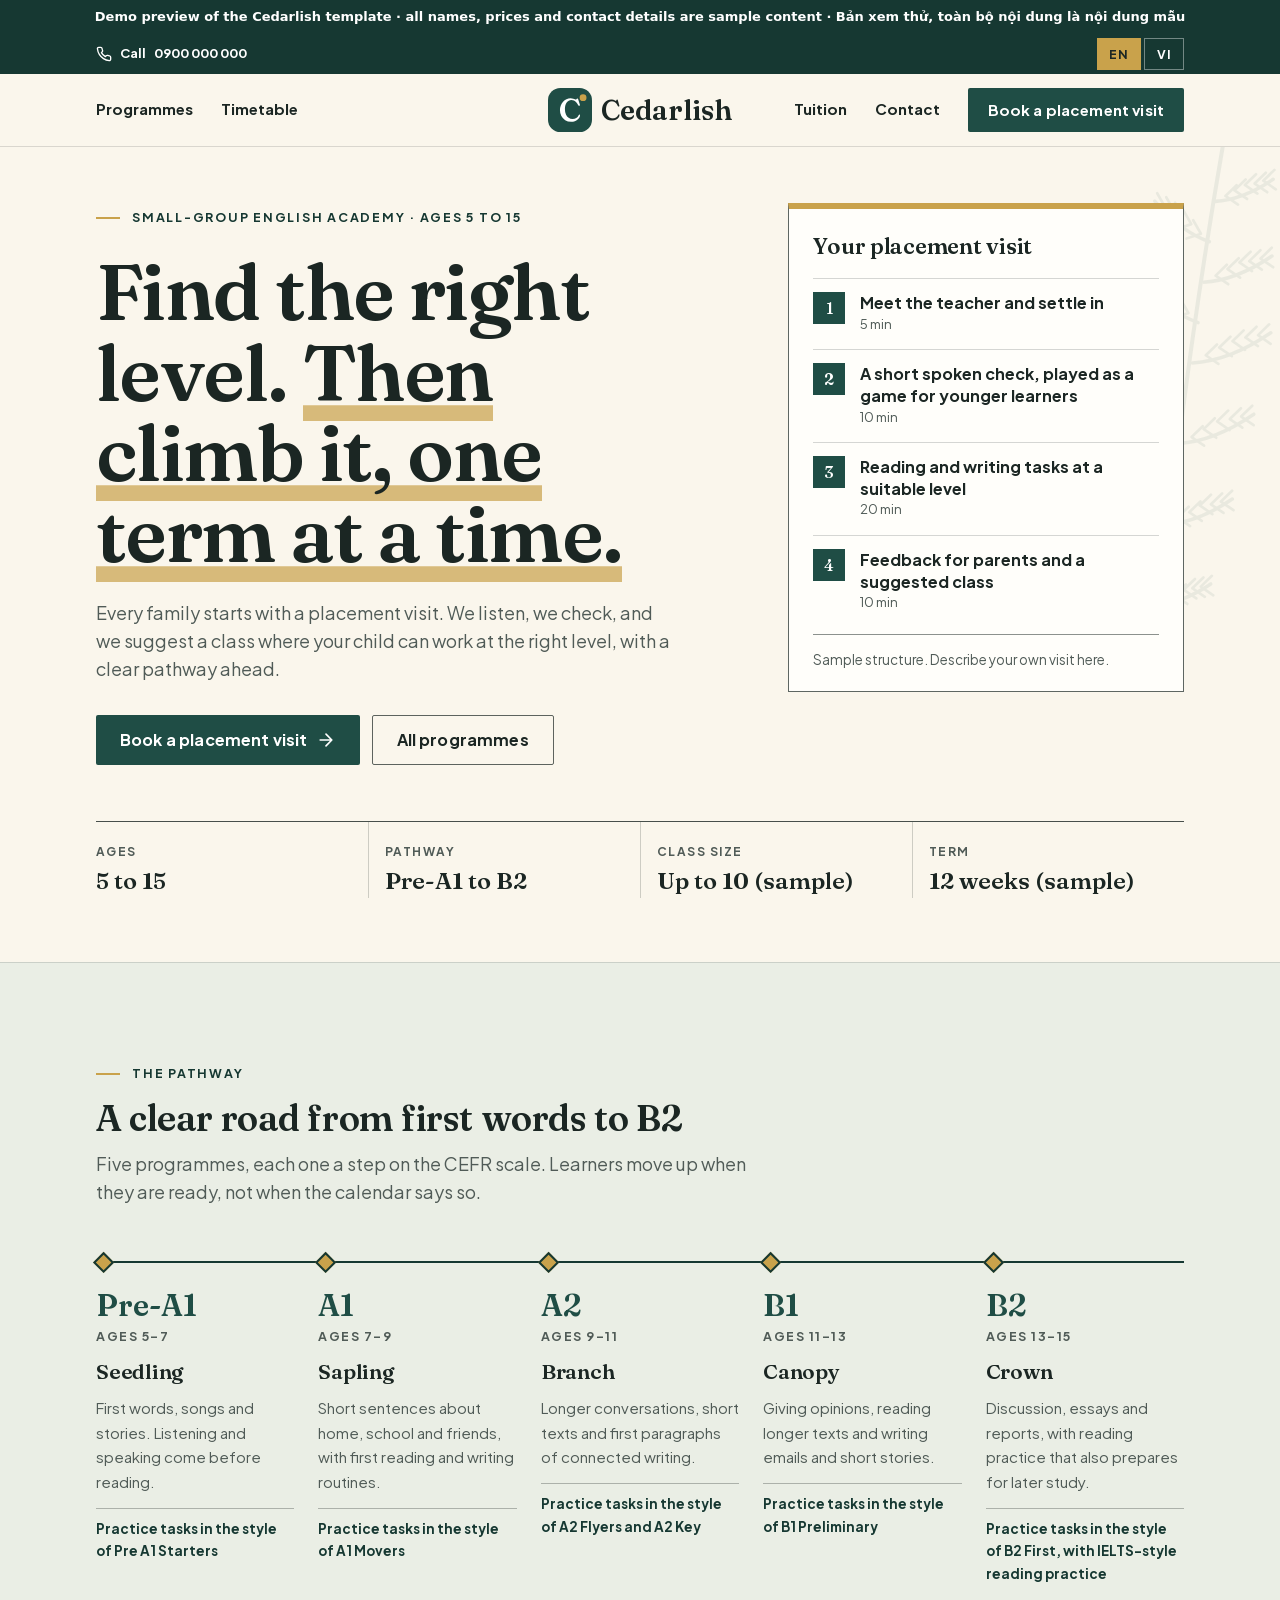
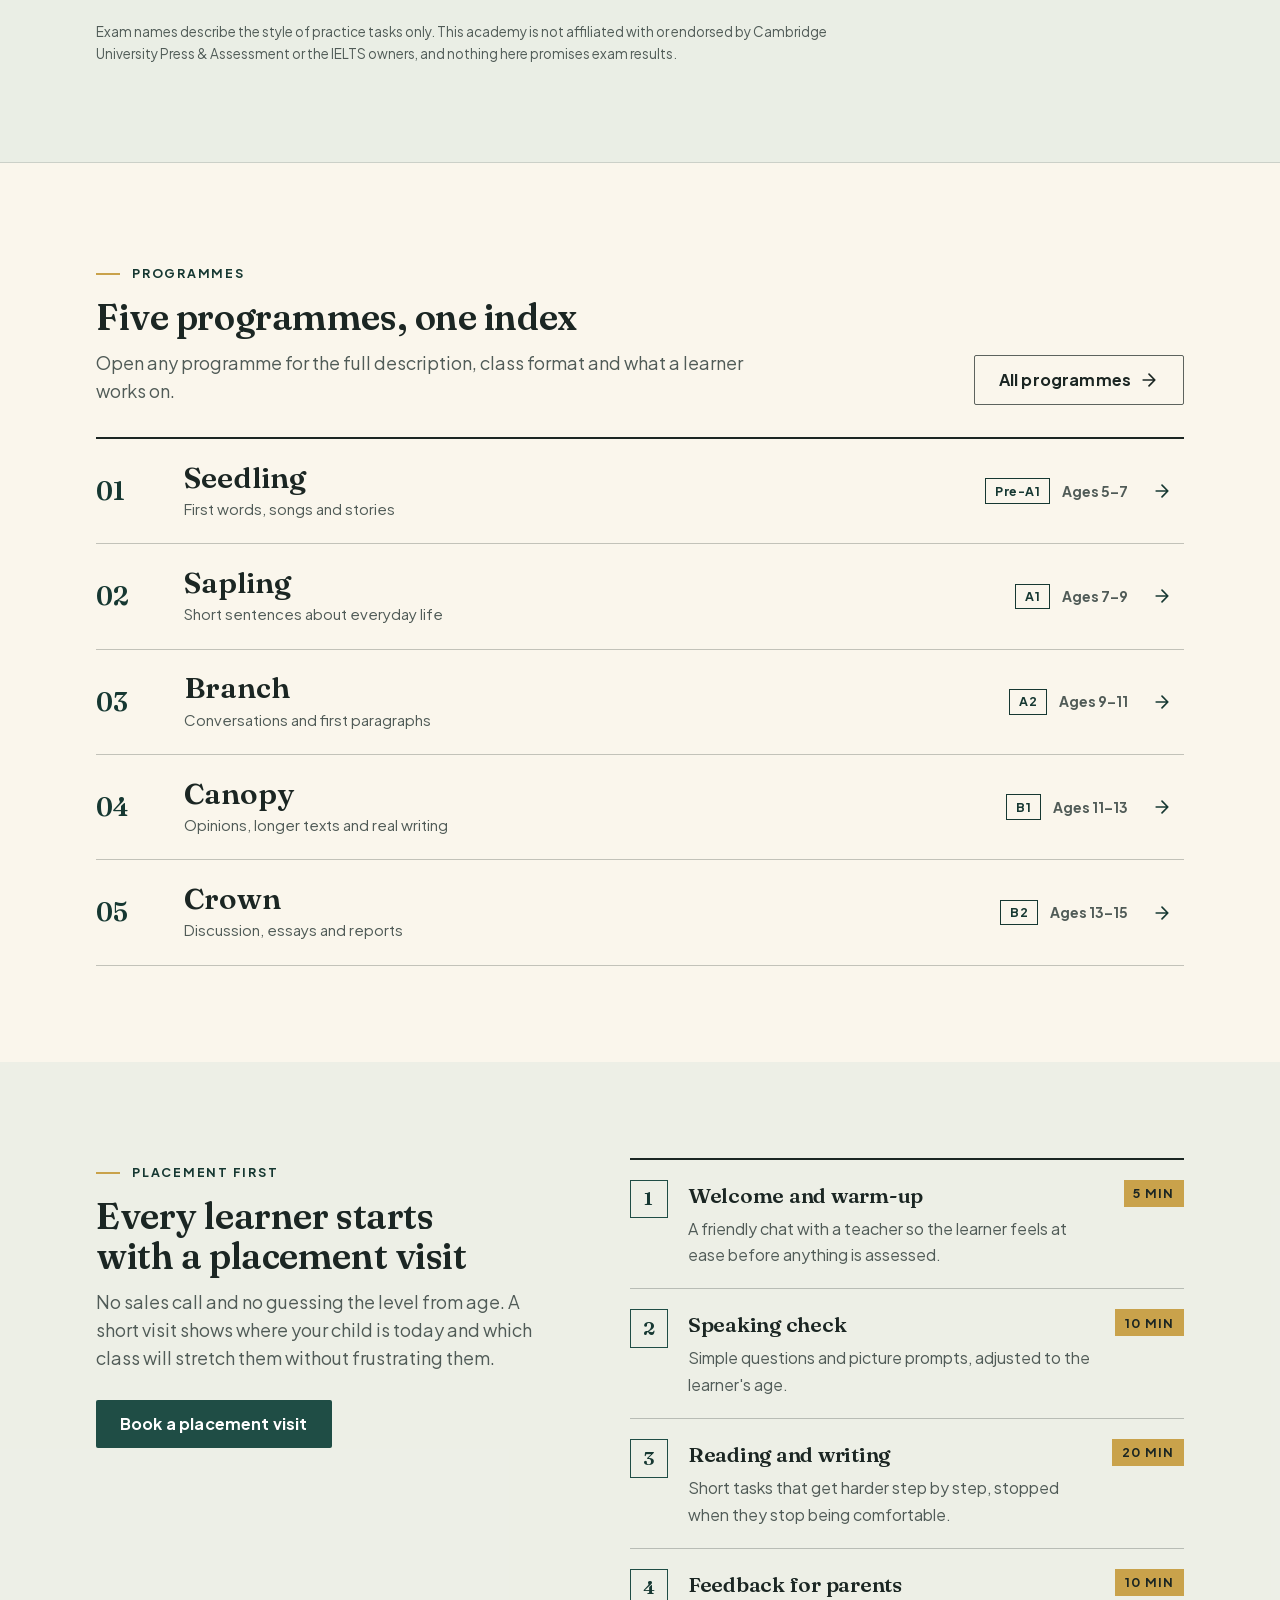
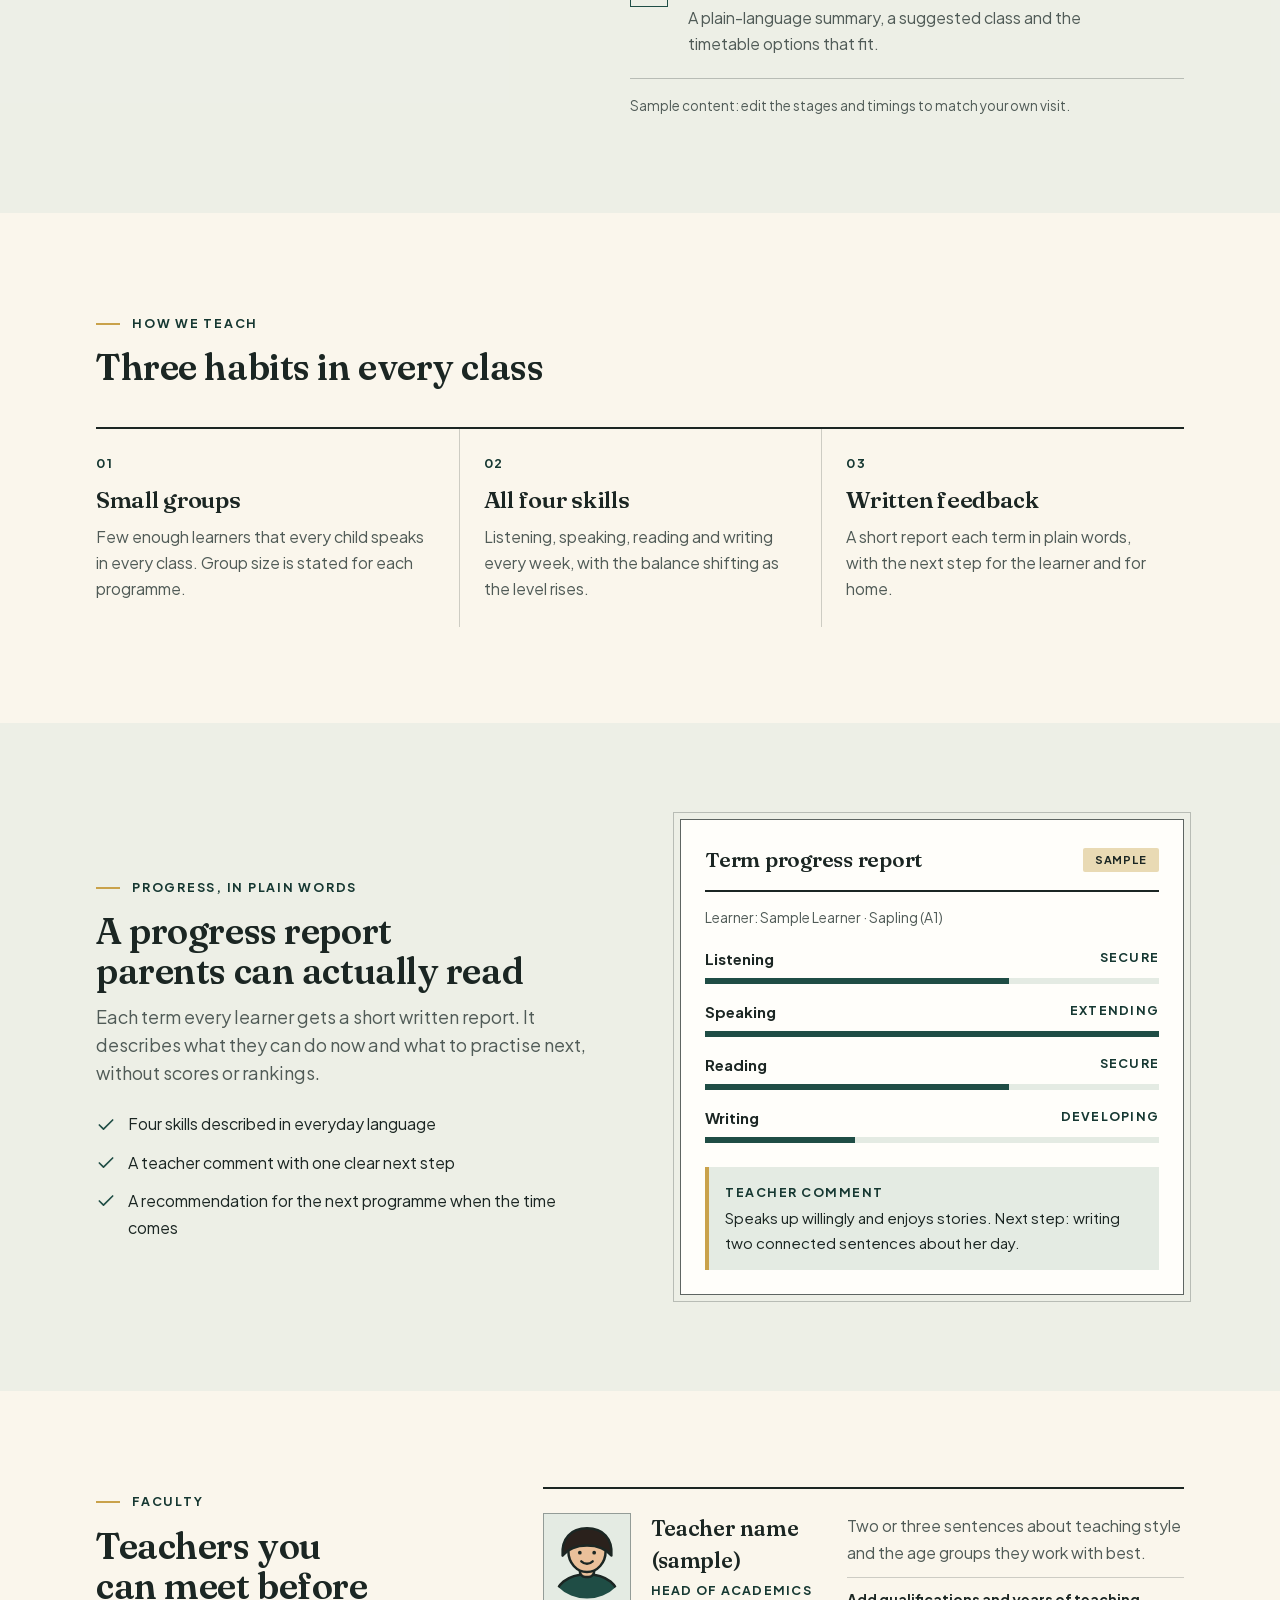
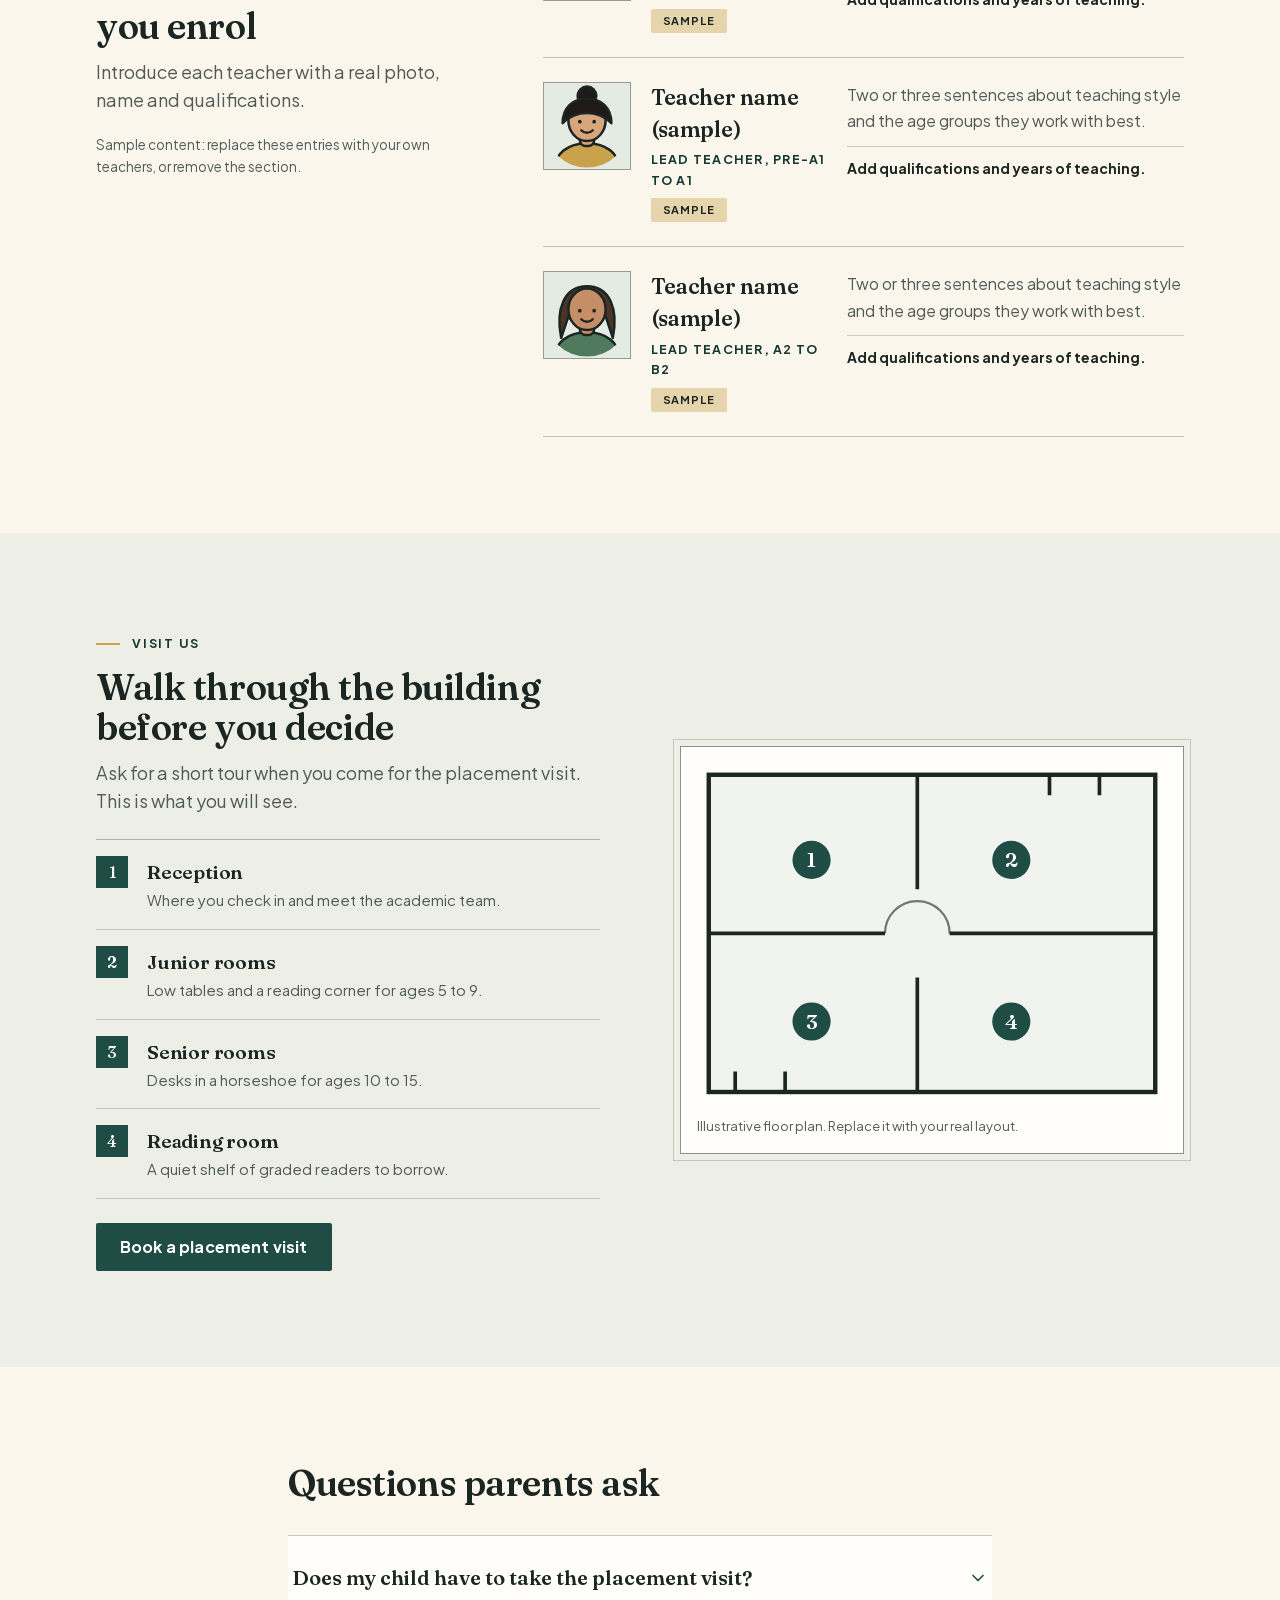
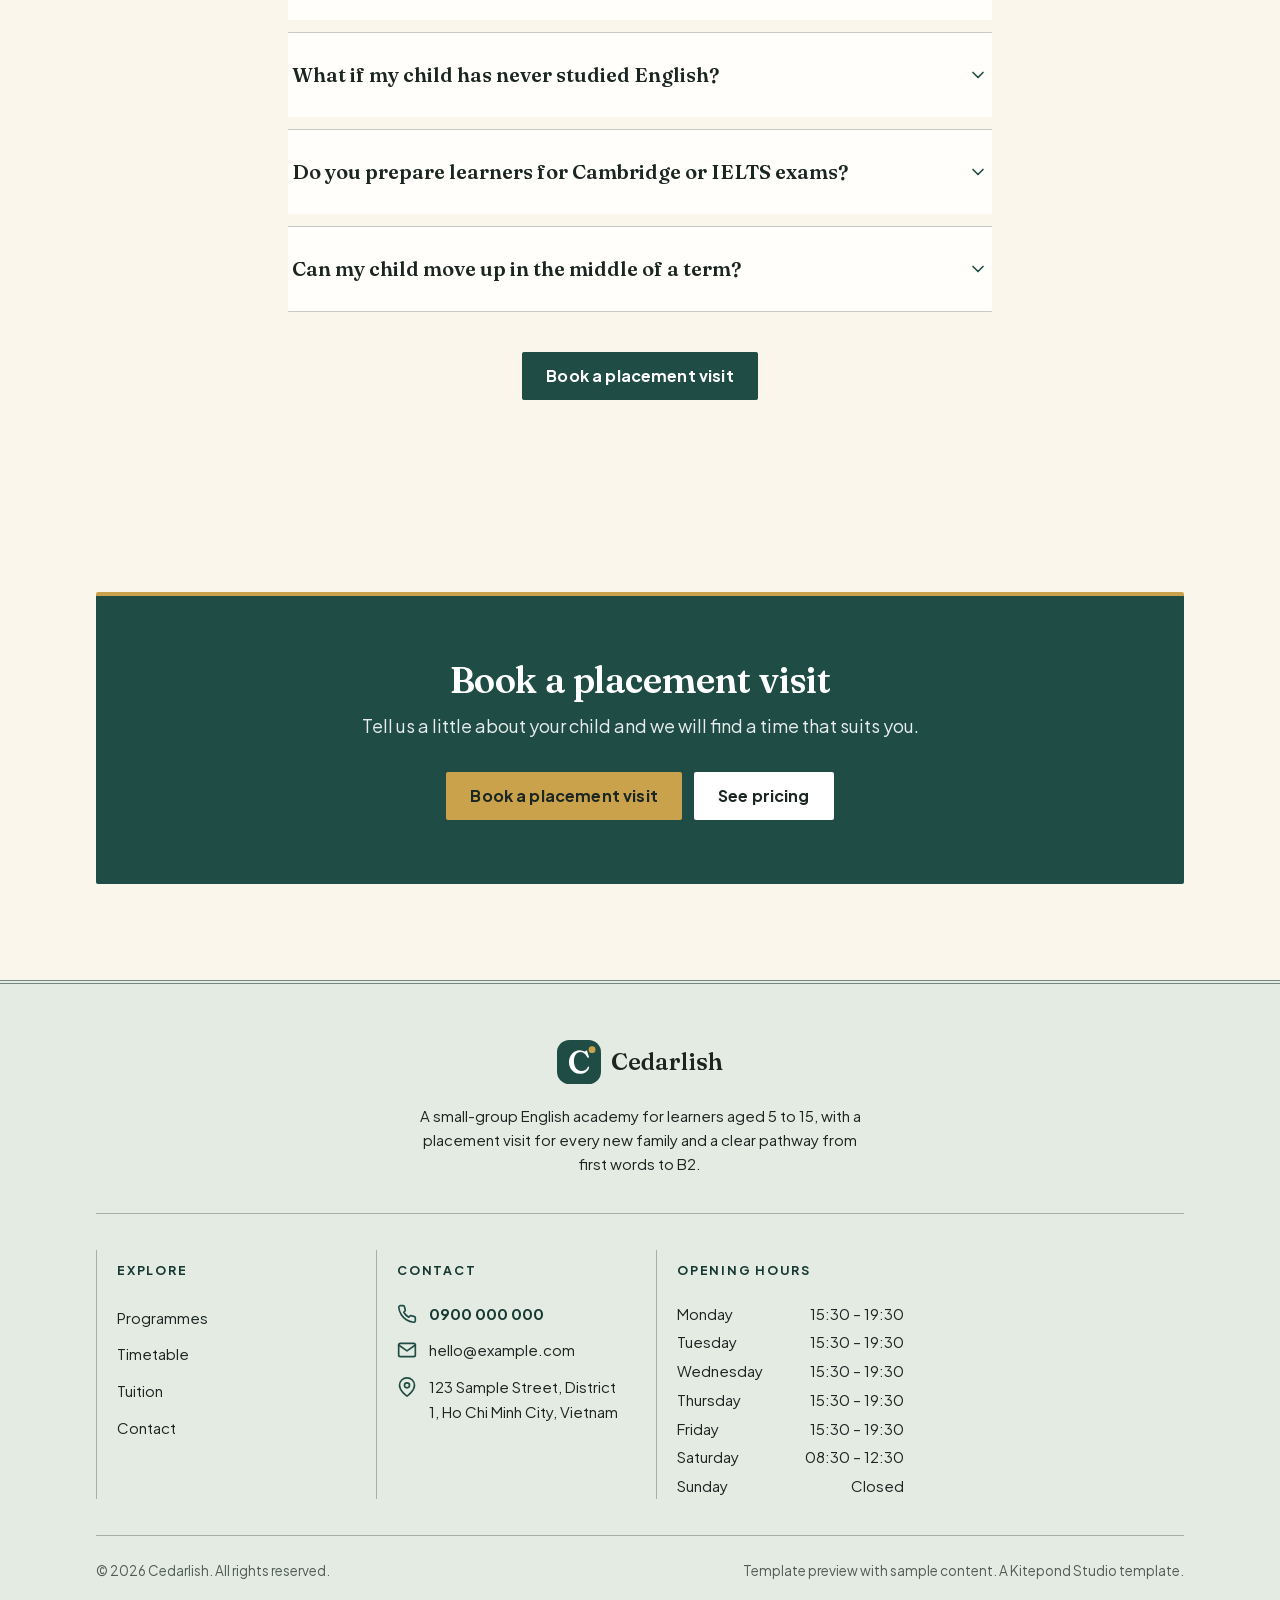
<file: index.html>
<!doctype html>
<html lang="en">
<head>
<meta name="robots" content="noindex, nofollow">
  <meta charset="utf-8">
  <meta name="viewport" content="width=device-width, initial-scale=1">
  <title data-i18n="meta.home.title">Cedarlish – English academy for ages 5 to 15, placement visit and pathway to B2</title>
  <meta name="description" content="A bilingual website template for a small-group English academy: a placement visit, a level-by-level pathway, a term timetable and a tuition comparison table." data-i18n-attr="content:meta.home.desc">
  <meta name="theme-color" content="#1F4D45">
  <meta property="og:type" content="website">
  <meta property="og:site_name" content="Cedarlish">
  <meta property="og:title" content="Cedarlish – English academy for ages 5 to 15, placement visit and pathway to B2" data-i18n-attr="content:meta.home.title">
  <meta property="og:description" content="A bilingual website template for a small-group English academy: a placement visit, a level-by-level pathway, a term timetable and a tuition comparison table." data-i18n-attr="content:meta.home.desc">
  <meta property="og:image" content="assets/img/og-cover.png">
  <meta name="twitter:card" content="summary_large_image">
  <link rel="icon" href="assets/img/favicon.svg" type="image/svg+xml">
  <script>/* font preload (skipped on file:// where browsers block it) */if(location.protocol!=="file:"){["plus-jakarta-sans-latin-400-normal", "fraunces-latin-600-normal"].forEach(function(f){var l=document.createElement("link");l.rel="preload";l.as="font";l.type="font/woff2";l.crossOrigin="";l.href="assets/fonts/"+f+".woff2";document.head.appendChild(l)})}</script>
  <link rel="stylesheet" href="assets/css/styles.css">
  <!-- Site settings (brand, colors, contact, languages...) - edit site.config.js -->
  <script src="site.config.js"></script>
  <script src="assets/js/boot.js"></script>
</head>
<body data-style="editorial" data-page="home" class="bg-cream">
<div role="note" style="background:#163832;color:#fff;font:600 13px/1.4 system-ui,sans-serif;text-align:center;padding:8px 12px">Demo preview of the Cedarlish template · all names, prices and contact details are sample content · Bản xem thử, toàn bộ nội dung là nội dung mẫu</div>
  <a class="skip-link" href="#main" data-i18n="common.skip">Skip to main content</a>
  <header id="site-header" class="sticky top-0 z-40 border-b border-ink/15 bg-cream"></header>
  <main id="main">
<section class="hs" aria-labelledby="hero1-h"><span class="hs-sprig" aria-hidden="true"></span><div class="container-x"><div class="hs-grid"><div class="hs-copy"><p class="eyebrow" data-i18n="home.hero.badge">Small-group English academy · ages 5 to 15</p><h1 class="hs-title text-balance" id="hero1-h" data-i18n-html="home.hero.title.html">Find the right level. <em>Then climb it, one term at a time.</em></h1><p class="lead mt-6 max-w-xl" data-i18n="home.hero.text">Every family starts with a placement visit. We listen, we check, and we suggest a class where your child can work at the right level, with a clear pathway ahead.</p><div class="mt-8 flex flex-wrap gap-3"><a class="btn btn-primary" href="admissions.html"><span data-i18n="cta.book">Book a placement visit</span><span data-icon="arrow-right"></span></a><a class="btn btn-outline" href="programmes.html"><span data-i18n="home.index.all">All programmes</span></a></div></div><aside class="hs-card" aria-labelledby="hero1-h-c"><h2 class="hs-card-h" id="hero1-h-c" data-i18n="home.hero.card.title">Your placement visit</h2><ol class="hs-steps"><li class="hs-step"><span class="hs-n" aria-hidden="true">1</span><span class="hs-st"><span data-i18n="home.hero.card.l1">Meet the teacher and settle in</span></span><span class="hs-tm" data-i18n="home.hero.card.t1">5 min</span></li><li class="hs-step"><span class="hs-n" aria-hidden="true">2</span><span class="hs-st"><span data-i18n="home.hero.card.l2">A short spoken check, played as a game for younger learners</span></span><span class="hs-tm" data-i18n="home.hero.card.t2">10 min</span></li><li class="hs-step"><span class="hs-n" aria-hidden="true">3</span><span class="hs-st"><span data-i18n="home.hero.card.l3">Reading and writing tasks at a suitable level</span></span><span class="hs-tm" data-i18n="home.hero.card.t3">20 min</span></li><li class="hs-step"><span class="hs-n" aria-hidden="true">4</span><span class="hs-st"><span data-i18n="home.hero.card.l4">Feedback for parents and a suggested class</span></span><span class="hs-tm" data-i18n="home.hero.card.t4">10 min</span></li></ol><p class="hs-foot" data-i18n="home.hero.card.foot">Sample structure. Describe your own visit here.</p></aside></div><dl class="hs-facts"><div class="hs-fact"><dt data-i18n="home.hero.fact1.k">Ages</dt><dd data-i18n="home.hero.fact1.v">5 to 15</dd></div><div class="hs-fact"><dt data-i18n="home.hero.fact2.k">Pathway</dt><dd data-i18n="home.hero.fact2.v">Pre-A1 to B2</dd></div><div class="hs-fact"><dt data-i18n="home.hero.fact3.k">Class size</dt><dd data-i18n="home.hero.fact3.v">Up to 10 (sample)</dd></div><div class="hs-fact"><dt data-i18n="home.hero.fact4.k">Term</dt><dd data-i18n="home.hero.fact4.v">12 weeks (sample)</dd></div></dl></div></section>
<section class="section pw" aria-labelledby="pw2-h"><div class="container-x"><div class="max-w-2xl"><p class="eyebrow" data-i18n="home.path.eyebrow">The pathway</p><h2 class="mt-3 text-3xl text-balance sm:text-4xl" id="pw2-h" data-i18n="home.path.title">A clear road from first words to B2</h2><p class="lead mt-3" data-i18n="home.path.text">Five programmes, each one a step on the CEFR scale. Learners move up when they are ready, not when the calendar says so.</p></div><ol class="pw-line mt-12" style="--n:5"><li class="pw-stage"><span class="pw-node" aria-hidden="true"></span><p class="pw-level" data-i18n="home.path.1.level">Pre-A1</p><p class="pw-ages" data-i18n="home.path.1.ages">Ages 5–7</p><h3 class="pw-h" data-i18n="home.path.1.title">Seedling</h3><p class="mt-2 text-[15px] text-muted" data-i18n="home.path.1.text">First words, songs and stories. Listening and speaking come before reading.</p><p class="pw-exam" data-i18n="home.path.1.exam">Practice tasks in the style of Pre A1 Starters</p></li><li class="pw-stage"><span class="pw-node" aria-hidden="true"></span><p class="pw-level" data-i18n="home.path.2.level">A1</p><p class="pw-ages" data-i18n="home.path.2.ages">Ages 7–9</p><h3 class="pw-h" data-i18n="home.path.2.title">Sapling</h3><p class="mt-2 text-[15px] text-muted" data-i18n="home.path.2.text">Short sentences about home, school and friends, with first reading and writing routines.</p><p class="pw-exam" data-i18n="home.path.2.exam">Practice tasks in the style of A1 Movers</p></li><li class="pw-stage"><span class="pw-node" aria-hidden="true"></span><p class="pw-level" data-i18n="home.path.3.level">A2</p><p class="pw-ages" data-i18n="home.path.3.ages">Ages 9–11</p><h3 class="pw-h" data-i18n="home.path.3.title">Branch</h3><p class="mt-2 text-[15px] text-muted" data-i18n="home.path.3.text">Longer conversations, short texts and first paragraphs of connected writing.</p><p class="pw-exam" data-i18n="home.path.3.exam">Practice tasks in the style of A2 Flyers and A2 Key</p></li><li class="pw-stage"><span class="pw-node" aria-hidden="true"></span><p class="pw-level" data-i18n="home.path.4.level">B1</p><p class="pw-ages" data-i18n="home.path.4.ages">Ages 11–13</p><h3 class="pw-h" data-i18n="home.path.4.title">Canopy</h3><p class="mt-2 text-[15px] text-muted" data-i18n="home.path.4.text">Giving opinions, reading longer texts and writing emails and short stories.</p><p class="pw-exam" data-i18n="home.path.4.exam">Practice tasks in the style of B1 Preliminary</p></li><li class="pw-stage"><span class="pw-node" aria-hidden="true"></span><p class="pw-level" data-i18n="home.path.5.level">B2</p><p class="pw-ages" data-i18n="home.path.5.ages">Ages 13–15</p><h3 class="pw-h" data-i18n="home.path.5.title">Crown</h3><p class="mt-2 text-[15px] text-muted" data-i18n="home.path.5.text">Discussion, essays and reports, with reading practice that also prepares for later study.</p><p class="pw-exam" data-i18n="home.path.5.exam">Practice tasks in the style of B2 First, with IELTS-style reading practice</p></li></ol><p class="pw-note" data-i18n="home.path.note">Exam names describe the style of practice tasks only. This academy is not affiliated with or endorsed by Cambridge University Press &amp; Assessment or the IELTS owners, and nothing here promises exam results.</p></div></section>
<section class="section" aria-labelledby="cat3-h"><div class="container-x"><div class="idx-head"><div class="max-w-2xl"><p class="eyebrow" data-i18n="home.index.eyebrow">Programmes</p><h2 class="mt-3 text-3xl text-balance sm:text-4xl" id="cat3-h" data-i18n="home.index.title">Five programmes, one index</h2><p class="lead mt-3" data-i18n="home.index.text">Open any programme for the full description, class format and what a learner works on.</p></div><p class="idx-all"><a class="btn btn-outline" href="programmes.html"><span data-i18n="home.index.all">All programmes</span><span data-icon="arrow-right"></span></a></p></div><div id="catalog-preview" data-variant="index" class="mt-8"></div></div></section>
<section class="section bg-brand-soft/60" aria-labelledby="pl4-h"><div class="container-x"><div class="pc-grid"><div class="pc-copy"><div class="max-w-2xl"><p class="eyebrow" data-i18n="home.place.eyebrow">Placement first</p><h2 class="mt-3 text-3xl text-balance sm:text-4xl" id="pl4-h" data-i18n="home.place.title">Every learner starts with a placement visit</h2><p class="lead mt-3" data-i18n="home.place.text">No sales call and no guessing the level from age. A short visit shows where your child is today and which class will stretch them without frustrating them.</p></div><p class="mt-7"><a class="btn btn-primary" href="admissions.html"><span data-i18n="cta.book">Book a placement visit</span></a></p></div><div><ol class="pc-list"><li class="pc-row"><span class="pc-n" aria-hidden="true">1</span><div><h3 class="pc-h" data-i18n="home.place.1.title">Welcome and warm-up</h3><p class="mt-1 text-muted" data-i18n="home.place.1.text">A friendly chat with a teacher so the learner feels at ease before anything is assessed.</p></div><span class="pc-time" data-i18n="home.place.1.time">5 min</span></li><li class="pc-row"><span class="pc-n" aria-hidden="true">2</span><div><h3 class="pc-h" data-i18n="home.place.2.title">Speaking check</h3><p class="mt-1 text-muted" data-i18n="home.place.2.text">Simple questions and picture prompts, adjusted to the learner's age.</p></div><span class="pc-time" data-i18n="home.place.2.time">10 min</span></li><li class="pc-row"><span class="pc-n" aria-hidden="true">3</span><div><h3 class="pc-h" data-i18n="home.place.3.title">Reading and writing</h3><p class="mt-1 text-muted" data-i18n="home.place.3.text">Short tasks that get harder step by step, stopped when they stop being comfortable.</p></div><span class="pc-time" data-i18n="home.place.3.time">20 min</span></li><li class="pc-row"><span class="pc-n" aria-hidden="true">4</span><div><h3 class="pc-h" data-i18n="home.place.4.title">Feedback for parents</h3><p class="mt-1 text-muted" data-i18n="home.place.4.text">A plain-language summary, a suggested class and the timetable options that fit.</p></div><span class="pc-time" data-i18n="home.place.4.time">10 min</span></li></ol><p class="pc-note" data-i18n="home.place.note">Sample content: edit the stages and timings to match your own visit.</p></div></div></div></section>
<section class="section" aria-labelledby="feat5-h"><div class="container-x"><div class="max-w-2xl"><p class="eyebrow" data-i18n="home.how.eyebrow">How we teach</p><h2 class="mt-3 text-3xl text-balance sm:text-4xl" id="feat5-h" data-i18n="home.how.title">Three habits in every class</h2></div><ul class="fc-cols mt-10 grid md:grid-cols-3"><li class="fc-cell"><span class="fc-no" aria-hidden="true">01</span><h3 class="fc-h" data-i18n="home.how.1.title">Small groups</h3><p class="mt-2 text-muted" data-i18n="home.how.1.text">Few enough learners that every child speaks in every class. Group size is stated for each programme.</p></li><li class="fc-cell"><span class="fc-no" aria-hidden="true">02</span><h3 class="fc-h" data-i18n="home.how.2.title">All four skills</h3><p class="mt-2 text-muted" data-i18n="home.how.2.text">Listening, speaking, reading and writing every week, with the balance shifting as the level rises.</p></li><li class="fc-cell"><span class="fc-no" aria-hidden="true">03</span><h3 class="fc-h" data-i18n="home.how.3.title">Written feedback</h3><p class="mt-2 text-muted" data-i18n="home.how.3.text">A short report each term in plain words, with the next step for the learner and for home.</p></li></ul></div></section>
<section class="section bg-brand-soft/60" aria-labelledby="pm6-h"><div class="container-x"><div class="pm2-grid"><div><div class="max-w-2xl"><p class="eyebrow" data-i18n="home.report.eyebrow">Progress, in plain words</p><h2 class="mt-3 text-3xl text-balance sm:text-4xl" id="pm6-h" data-i18n="home.report.title">A progress report parents can actually read</h2><p class="lead mt-3" data-i18n="home.report.text">Each term every learner gets a short written report. It describes what they can do now and what to practise next, without scores or rankings.</p></div><ul class="mt-6 space-y-3"><li class="pm2-b"><span data-icon="check" data-icon-class="h-5 w-5 shrink-0 text-brand"></span><span data-i18n="home.report.b1">Four skills described in everyday language</span></li><li class="pm2-b"><span data-icon="check" data-icon-class="h-5 w-5 shrink-0 text-brand"></span><span data-i18n="home.report.b2">A teacher comment with one clear next step</span></li><li class="pm2-b"><span data-icon="check" data-icon-class="h-5 w-5 shrink-0 text-brand"></span><span data-i18n="home.report.b3">A recommendation for the next programme when the time comes</span></li></ul></div><div class="pm2-card" role="group" aria-labelledby="pm6-h-c"><div class="pm2-top"><h3 class="pm2-title" id="pm6-h-c" data-i18n="home.report.card.title">Term progress report</h3><span class="badge bg-accent/40 text-ink" data-i18n="common.sample">Sample</span></div><p class="text-sm text-muted" data-i18n="home.report.card.who">Learner: Sample Learner · Sapling (A1)</p><ul class="mt-5 space-y-4"><li class="pm2-skill"><div class="pm2-sk-top"><span class="font-bold" data-i18n="home.report.skill1.name">Listening</span><span class="pm2-state" data-i18n="home.report.skill1.state">Secure</span></div><span class="pm2-bar" aria-hidden="true"><i style="width:67%"></i></span></li><li class="pm2-skill"><div class="pm2-sk-top"><span class="font-bold" data-i18n="home.report.skill2.name">Speaking</span><span class="pm2-state" data-i18n="home.report.skill2.state">Extending</span></div><span class="pm2-bar" aria-hidden="true"><i style="width:100%"></i></span></li><li class="pm2-skill"><div class="pm2-sk-top"><span class="font-bold" data-i18n="home.report.skill3.name">Reading</span><span class="pm2-state" data-i18n="home.report.skill3.state">Secure</span></div><span class="pm2-bar" aria-hidden="true"><i style="width:67%"></i></span></li><li class="pm2-skill"><div class="pm2-sk-top"><span class="font-bold" data-i18n="home.report.skill4.name">Writing</span><span class="pm2-state" data-i18n="home.report.skill4.state">Developing</span></div><span class="pm2-bar" aria-hidden="true"><i style="width:33%"></i></span></li></ul><div class="pm2-note"><p class="pm2-note-h" data-i18n="home.report.card.comment.title">Teacher comment</p><p class="mt-1" data-i18n="home.report.card.comment">Speaks up willingly and enjoys stories. Next step: writing two connected sentences about her day.</p></div></div></div></div></section>
<section class="section" aria-labelledby="team7-h"><div class="container-x"><div class="lg-grid"><div class="lg-head"><div class="max-w-2xl"><p class="eyebrow" data-i18n="home.team.eyebrow">Faculty</p><h2 class="mt-3 text-3xl text-balance sm:text-4xl" id="team7-h" data-i18n="home.team.title">Teachers you can meet before you enrol</h2><p class="lead mt-3" data-i18n="home.team.text">Introduce each teacher with a real photo, name and qualifications.</p></div><p class="lg-note" data-i18n="home.team.note">Sample content: replace these entries with your own teachers, or remove the section.</p></div><ul class="lg-list"><li class="lg-row"><img src="assets/img/team-1.svg" width="88" height="88" class="lg-av" alt="Placeholder portrait" data-i18n-attr="alt:home.team.avatarAlt" loading="lazy"><div class="lg-who"><h3 class="lg-name" data-i18n="home.team.name">Teacher name (sample)</h3><p class="lg-role" data-i18n="home.team.1.role">Head of Academics</p><span class="badge mt-2 bg-accent/40 text-ink" data-i18n="common.sample">Sample</span></div><div class="lg-bio"><p class="text-muted" data-i18n="home.team.bio">Two or three sentences about teaching style and the age groups they work with best.</p><p class="lg-qual" data-i18n="home.team.1.qual">Add qualifications and years of teaching.</p></div></li><li class="lg-row"><img src="assets/img/team-2.svg" width="88" height="88" class="lg-av" alt="Placeholder portrait" data-i18n-attr="alt:home.team.avatarAlt" loading="lazy"><div class="lg-who"><h3 class="lg-name" data-i18n="home.team.name">Teacher name (sample)</h3><p class="lg-role" data-i18n="home.team.2.role">Lead teacher, Pre-A1 to A1</p><span class="badge mt-2 bg-accent/40 text-ink" data-i18n="common.sample">Sample</span></div><div class="lg-bio"><p class="text-muted" data-i18n="home.team.bio">Two or three sentences about teaching style and the age groups they work with best.</p><p class="lg-qual" data-i18n="home.team.2.qual">Add qualifications and years of teaching.</p></div></li><li class="lg-row"><img src="assets/img/team-3.svg" width="88" height="88" class="lg-av" alt="Placeholder portrait" data-i18n-attr="alt:home.team.avatarAlt" loading="lazy"><div class="lg-who"><h3 class="lg-name" data-i18n="home.team.name">Teacher name (sample)</h3><p class="lg-role" data-i18n="home.team.3.role">Lead teacher, A2 to B2</p><span class="badge mt-2 bg-accent/40 text-ink" data-i18n="common.sample">Sample</span></div><div class="lg-bio"><p class="text-muted" data-i18n="home.team.bio">Two or three sentences about teaching style and the age groups they work with best.</p><p class="lg-qual" data-i18n="home.team.3.qual">Add qualifications and years of teaching.</p></div></li></ul></div></div></section>
<section class="section bg-brand-soft/60" aria-labelledby="tour8-h"><div class="container-x"><div class="tr-grid"><div><div class="max-w-2xl"><p class="eyebrow" data-i18n="home.tour.eyebrow">Visit us</p><h2 class="mt-3 text-3xl text-balance sm:text-4xl" id="tour8-h" data-i18n="home.tour.title">Walk through the building before you decide</h2><p class="lead mt-3" data-i18n="home.tour.text">Ask for a short tour when you come for the placement visit. This is what you will see.</p></div><ol class="tr-list"><li class="tr-item"><span class="tr-i" aria-hidden="true">1</span><div><h3 class="tr-h" data-i18n="home.tour.1.name">Reception</h3><p class="text-[15px] text-muted" data-i18n="home.tour.1.text">Where you check in and meet the academic team.</p></div></li><li class="tr-item"><span class="tr-i" aria-hidden="true">2</span><div><h3 class="tr-h" data-i18n="home.tour.2.name">Junior rooms</h3><p class="text-[15px] text-muted" data-i18n="home.tour.2.text">Low tables and a reading corner for ages 5 to 9.</p></div></li><li class="tr-item"><span class="tr-i" aria-hidden="true">3</span><div><h3 class="tr-h" data-i18n="home.tour.3.name">Senior rooms</h3><p class="text-[15px] text-muted" data-i18n="home.tour.3.text">Desks in a horseshoe for ages 10 to 15.</p></div></li><li class="tr-item"><span class="tr-i" aria-hidden="true">4</span><div><h3 class="tr-h" data-i18n="home.tour.4.name">Reading room</h3><p class="text-[15px] text-muted" data-i18n="home.tour.4.text">A quiet shelf of graded readers to borrow.</p></div></li></ol><p class="mt-6"><a class="btn btn-primary" href="admissions.html"><span data-i18n="cta.book">Book a placement visit</span></a></p></div><figure class="tr-fig"><svg viewBox="0 0 320 232" class="tr-plan" role="img" aria-hidden="true" focusable="false"><rect x="8" y="8" width="304" height="216" class="tr-wall"/><path d="M8 116H128M172 116H312M150 8V86M150 146V224M8 8H312" class="tr-line"/><path d="M128 116a22 22 0 0 1 22-22M172 116a22 22 0 0 0-22-22" class="tr-door"/><path d="M26 224v-14M60 224v-14M240 8v14M274 8v14" class="tr-line"/><g transform="translate(78 66)"><circle r="13" class="tr-dot"/><text y="5" text-anchor="middle" class="tr-num">1</text></g><g transform="translate(214 66)"><circle r="13" class="tr-dot"/><text y="5" text-anchor="middle" class="tr-num">2</text></g><g transform="translate(78 176)"><circle r="13" class="tr-dot"/><text y="5" text-anchor="middle" class="tr-num">3</text></g><g transform="translate(214 176)"><circle r="13" class="tr-dot"/><text y="5" text-anchor="middle" class="tr-num">4</text></g></svg><figcaption class="tr-cap" data-i18n="home.tour.note">Illustrative floor plan. Replace it with your real layout.</figcaption></figure></div></div></section>
<section class="section" aria-labelledby="faq9-h"><div class="container-x max-w-3xl"><h2 class="text-3xl text-balance sm:text-4xl" id="faq9-h" data-i18n="home.faq.title">Questions parents ask</h2><div class="mt-8 space-y-3"><details class="group rounded-2xl bg-white p-5 shadow-soft ring-1 ring-ink/5"><summary class="flex min-h-[44px] cursor-pointer list-none items-center justify-between gap-4 rounded-xl font-display text-lg font-bold"><span data-i18n="home.faq.1.q">Does my child have to take the placement visit?</span><span class="shrink-0 text-brand transition group-open:rotate-180" data-icon="chevron-down"></span></summary><p class="mt-3 text-muted" data-i18n="home.faq.1.a">We recommend it for every new learner, because the right level matters more than age. The visit is short and relaxed, and parents get written feedback.</p></details><details class="group rounded-2xl bg-white p-5 shadow-soft ring-1 ring-ink/5"><summary class="flex min-h-[44px] cursor-pointer list-none items-center justify-between gap-4 rounded-xl font-display text-lg font-bold"><span data-i18n="home.faq.2.q">What if my child has never studied English?</span><span class="shrink-0 text-brand transition group-open:rotate-180" data-icon="chevron-down"></span></summary><p class="mt-3 text-muted" data-i18n="home.faq.2.a">That is fine. Younger beginners start in Seedling, and older beginners are placed in the level where they can follow the class and still feel challenged.</p></details><details class="group rounded-2xl bg-white p-5 shadow-soft ring-1 ring-ink/5"><summary class="flex min-h-[44px] cursor-pointer list-none items-center justify-between gap-4 rounded-xl font-display text-lg font-bold"><span data-i18n="home.faq.3.q">Do you prepare learners for Cambridge or IELTS exams?</span><span class="shrink-0 text-brand transition group-open:rotate-180" data-icon="chevron-down"></span></summary><p class="mt-3 text-muted" data-i18n="home.faq.3.a">Some classes use practice tasks in the style of those exams, which helps learners know the format. We are not affiliated with the exam owners and we do not promise results.</p></details><details class="group rounded-2xl bg-white p-5 shadow-soft ring-1 ring-ink/5"><summary class="flex min-h-[44px] cursor-pointer list-none items-center justify-between gap-4 rounded-xl font-display text-lg font-bold"><span data-i18n="home.faq.4.q">Can my child move up in the middle of a term?</span><span class="shrink-0 text-brand transition group-open:rotate-180" data-icon="chevron-down"></span></summary><p class="mt-3 text-muted" data-i18n="home.faq.4.a">Sometimes. If the teacher and the academic team agree the class is too easy, we will suggest a move and explain the fee difference.</p></details></div><p class="mt-10 text-center"><a class="btn btn-primary" href="admissions.html"><span data-i18n="cta.book">Book a placement visit</span></a></p></div></section>
<section class="section" aria-labelledby="cta10-h"><div class="container-x"><div class="band-brand relative overflow-hidden rounded-card bg-brand px-6 py-12 text-center text-white shadow-pop sm:px-12 sm:py-16"><div class="dots pointer-events-none absolute inset-0 opacity-20" aria-hidden="true"></div><h2 class="relative text-3xl text-white text-balance sm:text-4xl" id="cta10-h" data-i18n="home.cta.title">Book a placement visit</h2><p class="relative mx-auto mt-3 max-w-xl text-lg text-white/90" data-i18n="home.cta.text">Tell us a little about your child and we will find a time that suits you.</p><div class="relative mt-8 flex flex-wrap justify-center gap-3"><a class="btn btn-primary" href="admissions.html"><span data-i18n="cta.book">Book a placement visit</span></a><a class="btn bg-white text-ink hover:bg-brand-soft" href="tuition.html"><span data-i18n="common.viewPricing">See pricing</span></a></div></div></div></section>
  </main>
  <footer id="site-footer"></footer>
  <div id="chat-buttons"></div>
  <noscript><p class="container-x py-6 text-center font-bold" data-i18n="common.needJs">Please enable JavaScript to see this section.</p></noscript>
  <script defer src="assets/i18n/en.js"></script>
  <script defer src="assets/i18n/vi.js"></script>
  <script defer src="assets/data/items.js"></script>
  <script defer src="assets/js/icons.js"></script>
  <script defer src="assets/js/core.js"></script>
  <script defer src="assets/js/catalog.js"></script>
</body>
</html>
</file>
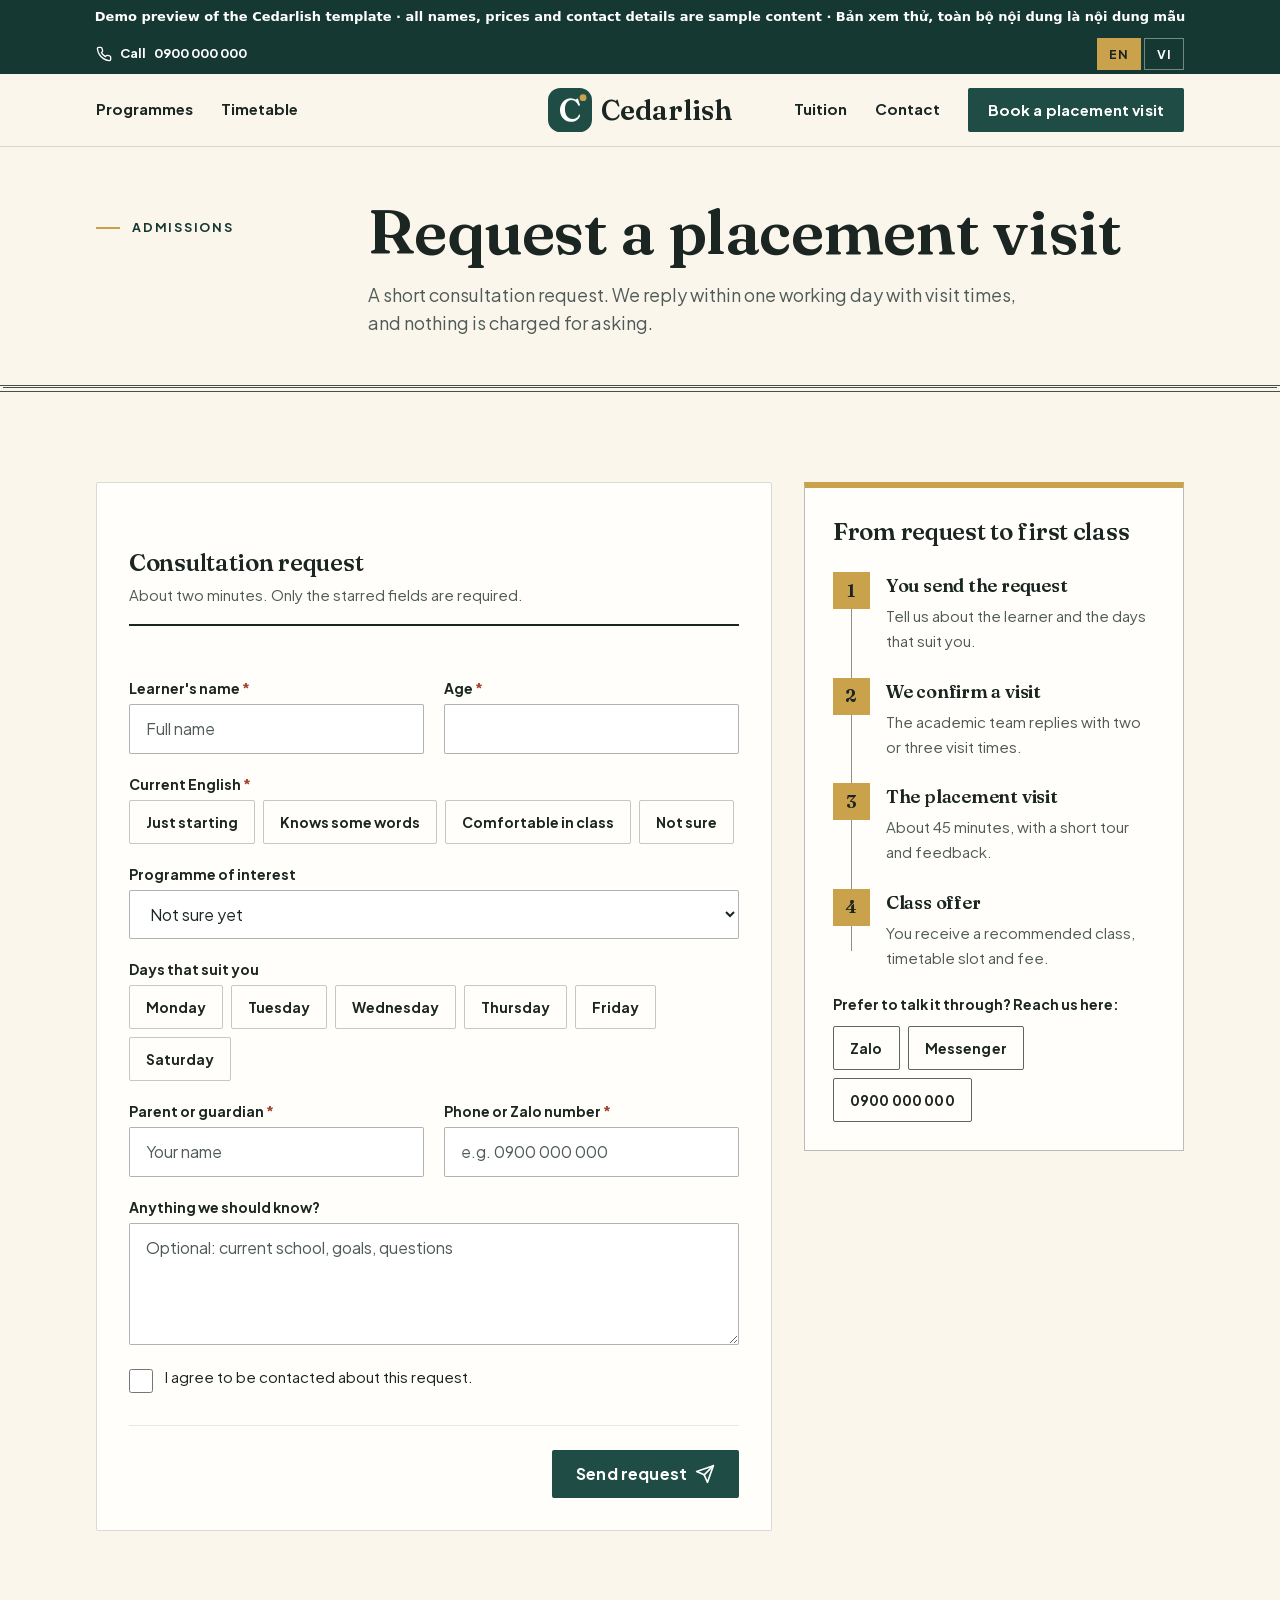
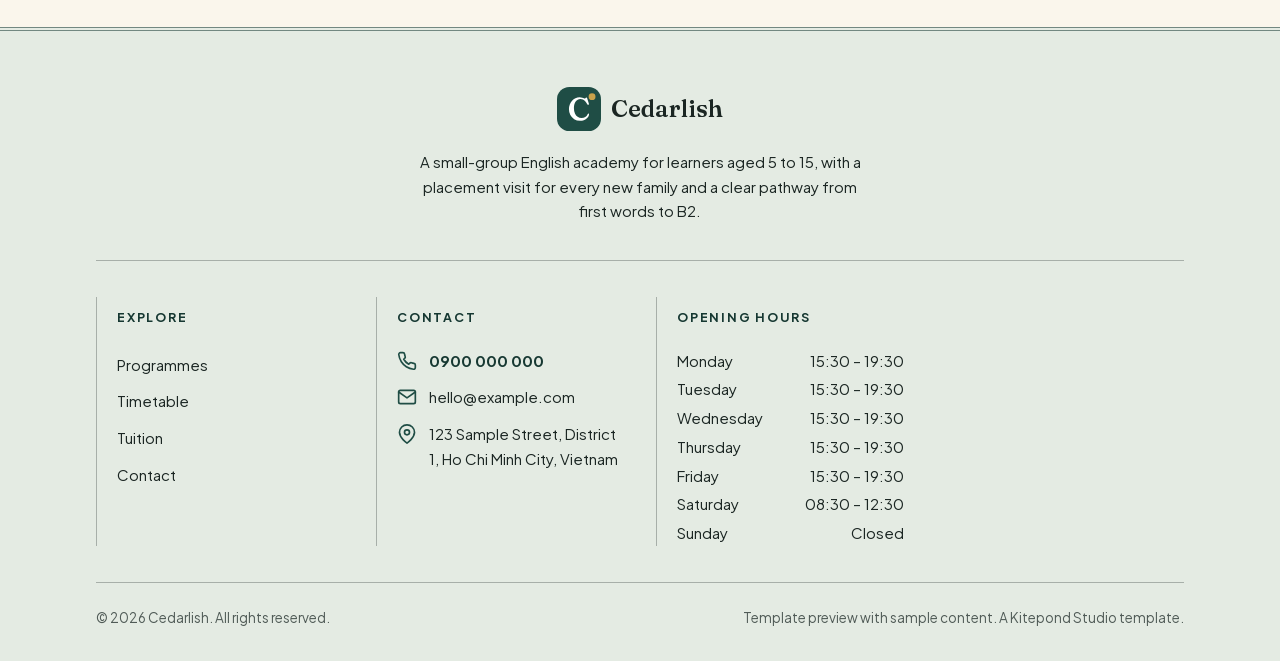
<file: admissions.html>
<!doctype html>
<html lang="en">
<head>
<meta name="robots" content="noindex, nofollow">
  <meta charset="utf-8">
  <meta name="viewport" content="width=device-width, initial-scale=1">
  <title data-i18n="meta.booking.title">Request a placement visit – Cedarlish</title>
  <meta name="description" content="One short consultation request: tell us about the learner, pick the days that suit you and we will arrange a placement visit." data-i18n-attr="content:meta.booking.desc">
  <meta name="theme-color" content="#1F4D45">
  <meta property="og:type" content="website">
  <meta property="og:site_name" content="Cedarlish">
  <meta property="og:title" content="Request a placement visit – Cedarlish" data-i18n-attr="content:meta.booking.title">
  <meta property="og:description" content="One short consultation request: tell us about the learner, pick the days that suit you and we will arrange a placement visit." data-i18n-attr="content:meta.booking.desc">
  <meta property="og:image" content="assets/img/og-cover.png">
  <meta name="twitter:card" content="summary_large_image">
  <link rel="icon" href="assets/img/favicon.svg" type="image/svg+xml">
  <script>/* font preload (skipped on file:// where browsers block it) */if(location.protocol!=="file:"){["plus-jakarta-sans-latin-400-normal", "fraunces-latin-600-normal"].forEach(function(f){var l=document.createElement("link");l.rel="preload";l.as="font";l.type="font/woff2";l.crossOrigin="";l.href="assets/fonts/"+f+".woff2";document.head.appendChild(l)})}</script>
  <link rel="stylesheet" href="assets/css/styles.css">
  <!-- Site settings (brand, colors, contact, languages...) - edit site.config.js -->
  <script src="site.config.js"></script>
  <script src="assets/js/boot.js"></script>
</head>
<body data-style="editorial" data-page="booking" class="bg-cream">
<div role="note" style="background:#163832;color:#fff;font:600 13px/1.4 system-ui,sans-serif;text-align:center;padding:8px 12px">Demo preview of the Cedarlish template · all names, prices and contact details are sample content · Bản xem thử, toàn bộ nội dung là nội dung mẫu</div>
  <a class="skip-link" href="#main" data-i18n="common.skip">Skip to main content</a>
  <header id="site-header" class="sticky top-0 z-40 border-b border-ink/15 bg-cream"></header>
  <main id="main">
<section class="hdr-rules"><div class="container-x"><div class="hr-grid"><p class="eyebrow hr-kicker" data-i18n="booking.header.eyebrow">Admissions</p><div><h1 class="hr-title text-balance" data-i18n="booking.header.title">Request a placement visit</h1><p class="lead mt-4 max-w-2xl" data-i18n="booking.header.text">A short consultation request. We reply within one working day with visit times, and nothing is charged for asking.</p></div></div></div></section>
<section class="section"><div class="container-x grid items-start gap-8 lg:grid-cols-[1fr_380px]"><div>
<form id="booking-form" class="card space-y-8" data-quick novalidate name="booking" data-netlify="true" netlify-honeypot="website">
<input type="hidden" name="form-name" value="booking">
<div class="slip-head"><h2 class="text-2xl" data-i18n="booking.slip.title">Consultation request</h2><p class="mt-1 text-[15px] text-muted" data-i18n="booking.slip.text">About two minutes. Only the starred fields are required.</p></div>
<p id="slot-note" class="rounded-2xl bg-accent/40 p-3 text-sm font-bold text-ink" hidden></p>
<p class="sr-only" id="form-status" role="status"></p>
<p class="hidden" aria-hidden="true"><label>Website <input type="text" name="website" tabindex="-1" autocomplete="off"></label></p>
<fieldset data-step data-step-key="form.step1" class="space-y-5"><legend class="sr-only"><span data-i18n="form.step1">Consultation request</span></legend><div class="grid gap-5 sm:grid-cols-2"><div class="field" data-field="child" data-label-key="form.f.child" data-rule="required" data-subject><label class="label" for="child"><span data-i18n="form.f.child">Learner's name</span><span aria-hidden="true" class="text-coral"> *</span></label><input class="input" id="child" name="child" type="text" autocomplete="off" aria-required="true" placeholder="Full name" data-i18n-attr="placeholder:form.f.child.ph"><p class="error-text" id="err-child" hidden></p></div><div class="field" data-field="age" data-label-key="form.f.age" data-rule="number" data-min="5" data-max="15"><label class="label" for="age"><span data-i18n="form.f.age">Age</span><span aria-hidden="true" class="text-coral"> *</span></label><input class="input" id="age" name="age" type="number" inputmode="numeric" min="5" max="15" aria-required="true"><p class="error-text" id="err-age" hidden></p></div></div><fieldset class="field" data-field="level" data-label-key="form.f.level" data-rule="required"><legend class="label"><span data-i18n="form.f.level">Current English</span><span aria-hidden="true" class="text-coral"> *</span></legend><div class="flex flex-wrap gap-2"><label class="relative"><input class="peer sr-only" type="radio" name="level" value="none"><span class="chip cursor-pointer peer-checked:border-brand peer-checked:bg-brand peer-checked:text-white peer-focus-visible:ring-4 peer-focus-visible:ring-brand/40" data-i18n="form.f.level.none">Just starting</span></label><label class="relative"><input class="peer sr-only" type="radio" name="level" value="some"><span class="chip cursor-pointer peer-checked:border-brand peer-checked:bg-brand peer-checked:text-white peer-focus-visible:ring-4 peer-focus-visible:ring-brand/40" data-i18n="form.f.level.some">Knows some words</span></label><label class="relative"><input class="peer sr-only" type="radio" name="level" value="ok"><span class="chip cursor-pointer peer-checked:border-brand peer-checked:bg-brand peer-checked:text-white peer-focus-visible:ring-4 peer-focus-visible:ring-brand/40" data-i18n="form.f.level.ok">Comfortable in class</span></label><label class="relative"><input class="peer sr-only" type="radio" name="level" value="unsure"><span class="chip cursor-pointer peer-checked:border-brand peer-checked:bg-brand peer-checked:text-white peer-focus-visible:ring-4 peer-focus-visible:ring-brand/40" data-i18n="form.f.level.unsure">Not sure</span></label></div><p class="error-text" id="err-level" hidden></p></fieldset><div class="field" data-field="item" data-label-key="form.f.item"><label class="label" for="item"><span data-i18n="form.f.item">Programme of interest</span></label><select class="input" id="item" name="item" data-source="items" data-empty-key="form.f.item.empty"></select><p class="error-text" id="err-item" hidden></p></div><fieldset class="field" data-field="days" data-label-key="form.f.days"><legend class="label"><span data-i18n="form.f.days">Days that suit you</span></legend><div class="flex flex-wrap gap-2"><label class="relative"><input class="peer sr-only" type="checkbox" name="days" value="mon"><span class="chip cursor-pointer peer-checked:border-brand peer-checked:bg-brand peer-checked:text-white peer-focus-visible:ring-4 peer-focus-visible:ring-brand/40" data-i18n="day.mon">Monday</span></label><label class="relative"><input class="peer sr-only" type="checkbox" name="days" value="tue"><span class="chip cursor-pointer peer-checked:border-brand peer-checked:bg-brand peer-checked:text-white peer-focus-visible:ring-4 peer-focus-visible:ring-brand/40" data-i18n="day.tue">Tuesday</span></label><label class="relative"><input class="peer sr-only" type="checkbox" name="days" value="wed"><span class="chip cursor-pointer peer-checked:border-brand peer-checked:bg-brand peer-checked:text-white peer-focus-visible:ring-4 peer-focus-visible:ring-brand/40" data-i18n="day.wed">Wednesday</span></label><label class="relative"><input class="peer sr-only" type="checkbox" name="days" value="thu"><span class="chip cursor-pointer peer-checked:border-brand peer-checked:bg-brand peer-checked:text-white peer-focus-visible:ring-4 peer-focus-visible:ring-brand/40" data-i18n="day.thu">Thursday</span></label><label class="relative"><input class="peer sr-only" type="checkbox" name="days" value="fri"><span class="chip cursor-pointer peer-checked:border-brand peer-checked:bg-brand peer-checked:text-white peer-focus-visible:ring-4 peer-focus-visible:ring-brand/40" data-i18n="day.fri">Friday</span></label><label class="relative"><input class="peer sr-only" type="checkbox" name="days" value="sat"><span class="chip cursor-pointer peer-checked:border-brand peer-checked:bg-brand peer-checked:text-white peer-focus-visible:ring-4 peer-focus-visible:ring-brand/40" data-i18n="day.sat">Saturday</span></label></div><p class="error-text" id="err-days" hidden></p></fieldset><div class="grid gap-5 sm:grid-cols-2"><div class="field" data-field="parent" data-label-key="form.f.parent" data-rule="required"><label class="label" for="parent"><span data-i18n="form.f.parent">Parent or guardian</span><span aria-hidden="true" class="text-coral"> *</span></label><input class="input" id="parent" name="parent" type="text" autocomplete="name" aria-required="true" placeholder="Your name" data-i18n-attr="placeholder:form.f.parent.ph"><p class="error-text" id="err-parent" hidden></p></div><div class="field" data-field="phone" data-label-key="form.f.phone" data-rule="phone"><label class="label" for="phone"><span data-i18n="form.f.phone">Phone or Zalo number</span><span aria-hidden="true" class="text-coral"> *</span></label><input class="input" id="phone" name="phone" type="tel" inputmode="tel" autocomplete="tel" aria-required="true" placeholder="e.g. 0900 000 000" data-i18n-attr="placeholder:form.f.phone.ph"><p class="error-text" id="err-phone" hidden></p></div></div><div class="field" data-field="note" data-label-key="form.f.note"><label class="label" for="note"><span data-i18n="form.f.note">Anything we should know?</span></label><textarea class="input min-h-[7rem]" id="note" name="note" rows="4" placeholder="Optional: current school, goals, questions" data-i18n-attr="placeholder:form.f.note.ph"></textarea><p class="error-text" id="err-note" hidden></p></div><div class="field" data-field="consent" data-label-key="form.f.consent" data-rule="consent"><label class="flex cursor-pointer items-start gap-3"><input class="mt-1 h-6 w-6 shrink-0 accent-brand" type="checkbox" id="consent" name="consent" aria-required="true"><span class="text-[15px]" data-i18n="form.f.consent">I agree to be contacted about this request.</span></label><p class="error-text" id="err-consent" hidden></p></div></fieldset>
<div class="flex flex-wrap items-center justify-between gap-3 border-t border-ink/10 pt-6">
<button type="button" id="btn-back" class="btn btn-outline" hidden><span data-icon="arrow-left"></span><span data-i18n="common.back">Back</span></button><span class="flex-1"></span>
<button type="button" id="btn-next" class="btn btn-primary"><span data-i18n="common.next">Next</span><span data-icon="arrow-right"></span></button>
<button type="submit" id="btn-send" class="btn btn-primary" hidden><span data-i18n="common.send">Send request</span><span data-icon="send"></span></button></div></form>
<section id="form-demo" class="card" hidden aria-labelledby="demo-h"><h2 class="text-2xl" id="demo-h" data-i18n="form.demo.title">Form check passed – demo mode</h2>
<p class="mt-3 rounded-2xl bg-accent/40 p-4 font-bold text-ink" data-i18n="form.demo.text">This template's form is not connected to a service yet, so nothing has been sent. Set the form provider in site.config.js (see the documentation).</p><p class="mt-5 font-bold" data-i18n="form.demo.fallback">Meanwhile you can send this request by email or Zalo:</p>
<div id="demo-actions" class="mt-3 flex flex-wrap gap-3"></div><h3 class="mt-6 text-lg" data-i18n="form.review">Please review</h3>
<pre id="demo-summary" class="mt-2 overflow-x-auto whitespace-pre-wrap rounded-2xl bg-brand-soft/60 p-4 text-sm"></pre>
<p class="mt-6"><button type="button" class="btn btn-outline" data-form-reset data-i18n="form.again">Edit my details</button></p></section>
<section id="form-success" class="card text-center" hidden aria-labelledby="ok-h"><span class="mx-auto flex h-16 w-16 items-center justify-center rounded-full bg-mint text-ink" data-icon="check" data-icon-class="h-8 w-8"></span>
<h2 class="mt-4 text-2xl" id="ok-h" data-i18n="booking.sent.title">Request received (demo)</h2><p class="mx-auto mt-3 max-w-md text-muted" data-i18n="booking.sent.text">Thank you. In a live site this is where the confirmation appears.</p>
<p class="mt-6"><a class="btn btn-secondary" href="index.html" data-i18n="notfound.home">Back to home</a></p></section>
<section id="form-fail" class="card" hidden aria-labelledby="fail-h"><h2 class="text-2xl" id="fail-h" data-i18n="form.fail.title">Sorry, something went wrong</h2><p class="mt-3 text-muted" data-i18n="form.fail.text">Your request could not be sent. Please try again, or contact us directly:</p>
<div id="fail-links" class="mt-4 flex flex-wrap gap-3"></div>
<p class="mt-6"><button type="button" class="btn btn-outline" data-form-reset data-i18n="form.again">Edit my details</button></p></section>
<p id="calendly-box" class="mt-6 text-sm text-muted" hidden><span data-i18n="form.calendly">Prefer to pick a time online?</span> <a class="font-bold text-brand-dark underline underline-offset-4" target="_blank" rel="noopener noreferrer" href="#" data-i18n="form.calendly.link">Open the booking calendar</a></p></div>
<aside class="jr-aside lg:sticky lg:top-36" aria-labelledby="next-h"><h2 class="text-2xl" id="next-h" data-i18n="booking.next.title">From request to first class</h2>
<ol class="jr-list"><li class="jr-step"><span class="jr-num">1</span><div><h3 class="text-lg" data-i18n="booking.next1.title">You send the request</h3><p class="mt-1 text-[15px] text-muted" data-i18n="booking.next1.text">Tell us about the learner and the days that suit you.</p></div></li><li class="jr-step"><span class="jr-num">2</span><div><h3 class="text-lg" data-i18n="booking.next2.title">We confirm a visit</h3><p class="mt-1 text-[15px] text-muted" data-i18n="booking.next2.text">The academic team replies with two or three visit times.</p></div></li><li class="jr-step"><span class="jr-num">3</span><div><h3 class="text-lg" data-i18n="booking.next3.title">The placement visit</h3><p class="mt-1 text-[15px] text-muted" data-i18n="booking.next3.text">About 45 minutes, with a short tour and feedback.</p></div></li><li class="jr-step"><span class="jr-num">4</span><div><h3 class="text-lg" data-i18n="booking.next4.title">Class offer</h3><p class="mt-1 text-[15px] text-muted" data-i18n="booking.next4.text">You receive a recommended class, timetable slot and fee.</p></div></li></ol><p class="mt-6 text-sm font-bold" data-i18n="booking.chat">Prefer to talk it through? Reach us here:</p><div class="mt-3 flex flex-wrap gap-2"><a class="btn btn-outline !min-h-[44px] !px-4 !py-2 text-sm" target="_blank" rel="noopener noreferrer" data-cfg-href="https://zalo.me/|contact.zalo" href="#">Zalo</a><a class="btn btn-outline !min-h-[44px] !px-4 !py-2 text-sm" target="_blank" rel="noopener noreferrer" data-cfg-href="https://m.me/|contact.messenger" href="#">Messenger</a><a class="btn btn-outline !min-h-[44px] !px-4 !py-2 text-sm" data-cfg-href="tel:|contact.hotline" href="#"><span data-cfg="contact.hotlineDisplay"></span></a></div></aside></div></section>
  </main>
  <footer id="site-footer"></footer>
  <div id="chat-buttons"></div>
  <noscript><p class="container-x py-6 text-center font-bold" data-i18n="common.needJs">Please enable JavaScript to see this section.</p></noscript>
  <script defer src="assets/i18n/en.js"></script>
  <script defer src="assets/i18n/vi.js"></script>
  <script defer src="assets/data/items.js"></script>
  <script defer src="assets/js/icons.js"></script>
  <script defer src="assets/js/core.js"></script>
  <script defer src="assets/js/form.js"></script>
</body>
</html>
</file>
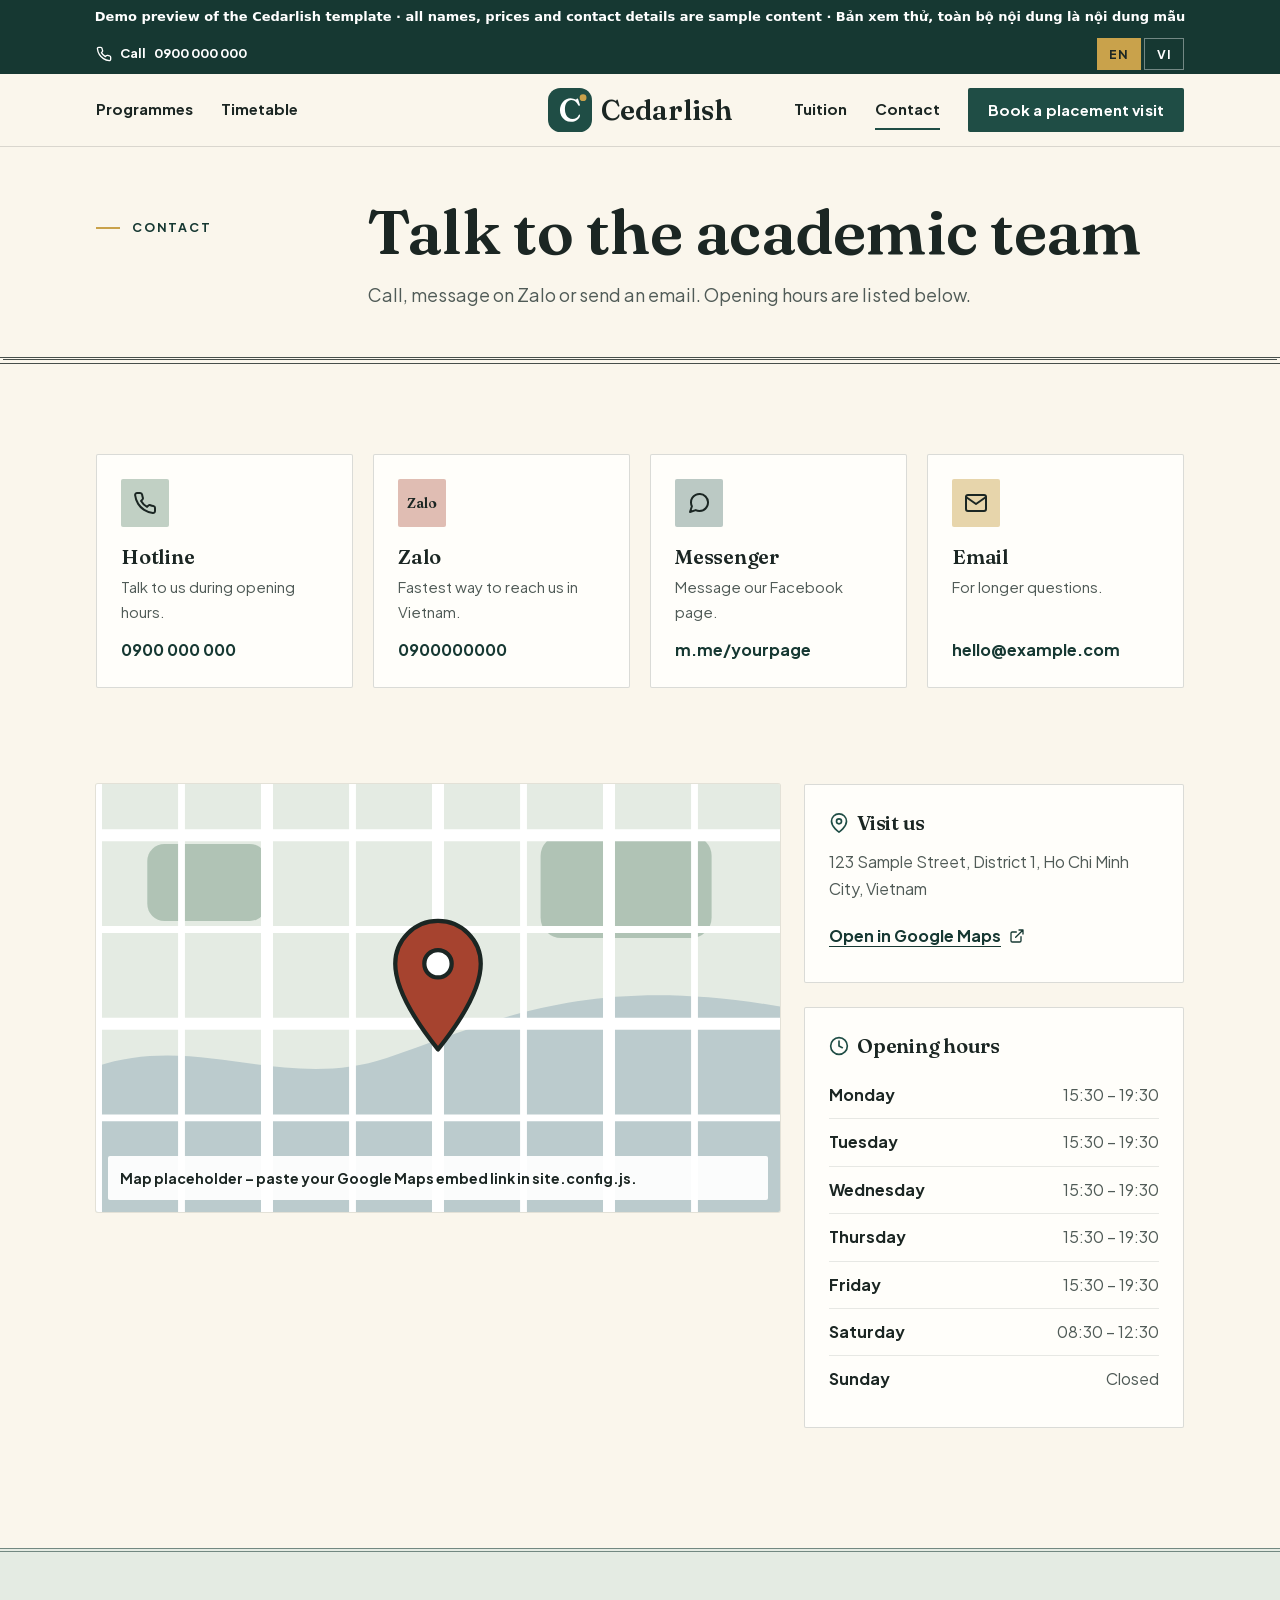
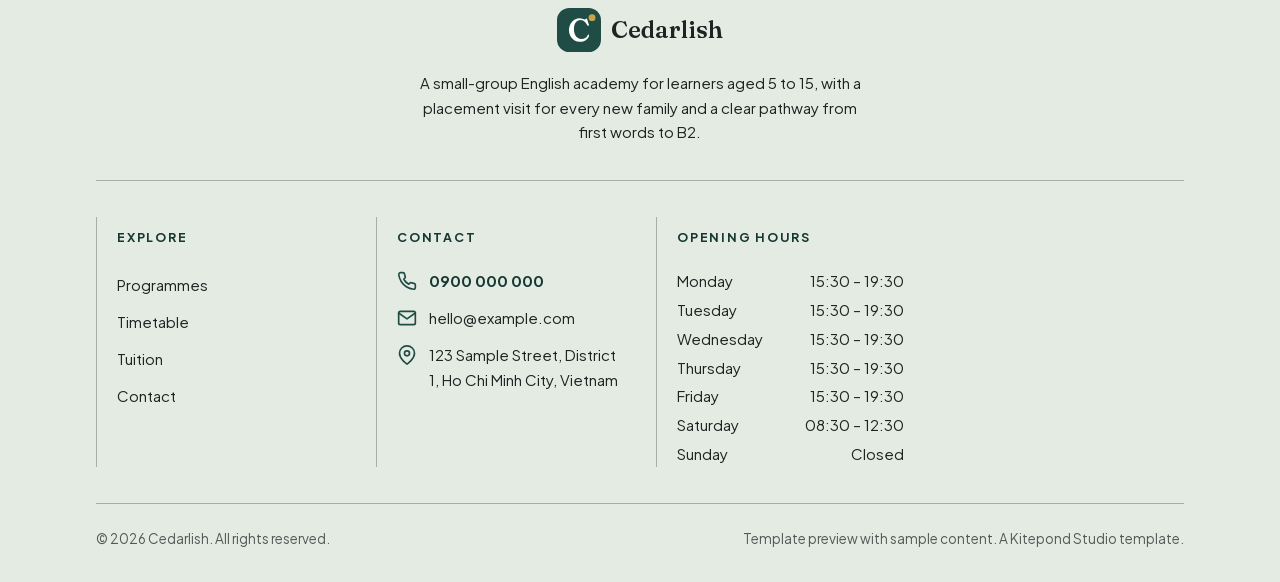
<file: contact.html>
<!doctype html>
<html lang="en">
<head>
<meta name="robots" content="noindex, nofollow">
  <meta charset="utf-8">
  <meta name="viewport" content="width=device-width, initial-scale=1">
  <title data-i18n="meta.contact.title">Contact – Cedarlish</title>
  <meta name="description" content="Call, message on Zalo or email the academy, and find the opening hours." data-i18n-attr="content:meta.contact.desc">
  <meta name="theme-color" content="#1F4D45">
  <meta property="og:type" content="website">
  <meta property="og:site_name" content="Cedarlish">
  <meta property="og:title" content="Contact – Cedarlish" data-i18n-attr="content:meta.contact.title">
  <meta property="og:description" content="Call, message on Zalo or email the academy, and find the opening hours." data-i18n-attr="content:meta.contact.desc">
  <meta property="og:image" content="assets/img/og-cover.png">
  <meta name="twitter:card" content="summary_large_image">
  <link rel="icon" href="assets/img/favicon.svg" type="image/svg+xml">
  <script>/* font preload (skipped on file:// where browsers block it) */if(location.protocol!=="file:"){["plus-jakarta-sans-latin-400-normal", "fraunces-latin-600-normal"].forEach(function(f){var l=document.createElement("link");l.rel="preload";l.as="font";l.type="font/woff2";l.crossOrigin="";l.href="assets/fonts/"+f+".woff2";document.head.appendChild(l)})}</script>
  <link rel="stylesheet" href="assets/css/styles.css">
  <!-- Site settings (brand, colors, contact, languages...) - edit site.config.js -->
  <script src="site.config.js"></script>
  <script src="assets/js/boot.js"></script>
</head>
<body data-style="editorial" data-page="contact" class="bg-cream">
<div role="note" style="background:#163832;color:#fff;font:600 13px/1.4 system-ui,sans-serif;text-align:center;padding:8px 12px">Demo preview of the Cedarlish template · all names, prices and contact details are sample content · Bản xem thử, toàn bộ nội dung là nội dung mẫu</div>
  <a class="skip-link" href="#main" data-i18n="common.skip">Skip to main content</a>
  <header id="site-header" class="sticky top-0 z-40 border-b border-ink/15 bg-cream"></header>
  <main id="main">
<section class="hdr-rules"><div class="container-x"><div class="hr-grid"><p class="eyebrow hr-kicker" data-i18n="contact.header.eyebrow">Contact</p><div><h1 class="hr-title text-balance" data-i18n="contact.header.title">Talk to the academic team</h1><p class="lead mt-4 max-w-2xl" data-i18n="contact.header.text">Call, message on Zalo or send an email. Opening hours are listed below.</p></div></div></div></section>
<section class="section pb-0" aria-label="Ways to reach us" data-i18n-attr="aria-label:contact.cards.title"><div class="container-x"><ul class="grid gap-5 sm:grid-cols-2 lg:grid-cols-4"><li><a class="card group flex h-full flex-col !p-6 transition hover:-translate-y-1 hover:shadow-pop" data-cfg-href="tel:|contact.hotline" href="#"><span class="flex h-12 w-12 items-center justify-center rounded-2xl bg-lvl1/35 text-ink"><span data-icon="phone" data-icon-class="h-6 w-6"></span></span><h2 class="mt-4 text-xl" data-i18n="contact.hotline">Hotline</h2><p class="mt-1 flex-1 text-[15px] text-muted" data-i18n="contact.hotline.text">Talk to us during opening hours.</p><p class="mt-3 break-words font-bold text-brand-dark"><span data-cfg="contact.hotlineDisplay"></span></p></a></li><li><a class="card group flex h-full flex-col !p-6 transition hover:-translate-y-1 hover:shadow-pop" data-cfg-href="https://zalo.me/|contact.zalo" href="#" target="_blank" rel="noopener noreferrer"><span class="flex h-12 w-12 items-center justify-center rounded-2xl bg-lvl4/35 text-ink"><span class="font-display text-sm font-extrabold">Zalo</span></span><h2 class="mt-4 text-xl" data-i18n="contact.zalo">Zalo</h2><p class="mt-1 flex-1 text-[15px] text-muted" data-i18n="contact.zalo.text">Fastest way to reach us in Vietnam.</p><p class="mt-3 break-words font-bold text-brand-dark"><span data-cfg="contact.zalo"></span></p></a></li><li><a class="card group flex h-full flex-col !p-6 transition hover:-translate-y-1 hover:shadow-pop" data-cfg-href="https://m.me/|contact.messenger" href="#" target="_blank" rel="noopener noreferrer"><span class="flex h-12 w-12 items-center justify-center rounded-2xl bg-lvl5/30 text-ink"><span data-icon="message" data-icon-class="h-6 w-6"></span></span><h2 class="mt-4 text-xl" data-i18n="contact.messenger">Messenger</h2><p class="mt-1 flex-1 text-[15px] text-muted" data-i18n="contact.messenger.text">Message our Facebook page.</p><p class="mt-3 break-words font-bold text-brand-dark"><span>m.me/<span data-cfg="contact.messenger"></span></span></p></a></li><li><a class="card group flex h-full flex-col !p-6 transition hover:-translate-y-1 hover:shadow-pop" data-cfg-href="mailto:|contact.email" href="#"><span class="flex h-12 w-12 items-center justify-center rounded-2xl bg-lvl2/45 text-ink"><span data-icon="mail" data-icon-class="h-6 w-6"></span></span><h2 class="mt-4 text-xl" data-i18n="contact.email">Email</h2><p class="mt-1 flex-1 text-[15px] text-muted" data-i18n="contact.email.text">For longer questions.</p><p class="mt-3 break-words font-bold text-brand-dark"><span data-cfg="contact.email"></span></p></a></li></ul></div></section>
<section class="section"><div class="container-x"><div class="grid items-stretch gap-6 lg:grid-cols-[1fr_380px]">
<div id="contact-map" class="min-h-[320px]"></div><div class="space-y-6">
<div class="card !p-6"><h2 class="flex items-center gap-2 text-xl"><span class="text-brand" data-icon="map-pin"></span><span data-i18n="contact.visit">Visit us</span></h2>
<p id="contact-address" class="mt-3 text-muted"></p>
<p class="mt-3"><a id="contact-map-link" class="inline-flex min-h-[44px] items-center gap-2 font-bold text-brand-dark underline underline-offset-4" target="_blank" rel="noopener noreferrer" href="#" hidden><span data-i18n="contact.map.open">Open in Google Maps</span><span data-icon="external" data-icon-class="h-4 w-4"></span></a></p></div>
<div class="card !p-6"><h2 class="flex items-center gap-2 text-xl"><span class="text-brand" data-icon="clock"></span><span data-i18n="contact.hours">Opening hours</span></h2><ul id="contact-hours" class="mt-3"></ul></div><ul id="contact-social" class="flex flex-wrap gap-2"></ul></div></div></div></section>
  </main>
  <footer id="site-footer"></footer>
  <div id="chat-buttons"></div>
  <noscript><p class="container-x py-6 text-center font-bold" data-i18n="common.needJs">Please enable JavaScript to see this section.</p></noscript>
  <script defer src="assets/i18n/en.js"></script>
  <script defer src="assets/i18n/vi.js"></script>
  <script defer src="assets/js/icons.js"></script>
  <script defer src="assets/js/core.js"></script>
  <script defer src="assets/js/contact.js"></script>
</body>
</html>
</file>
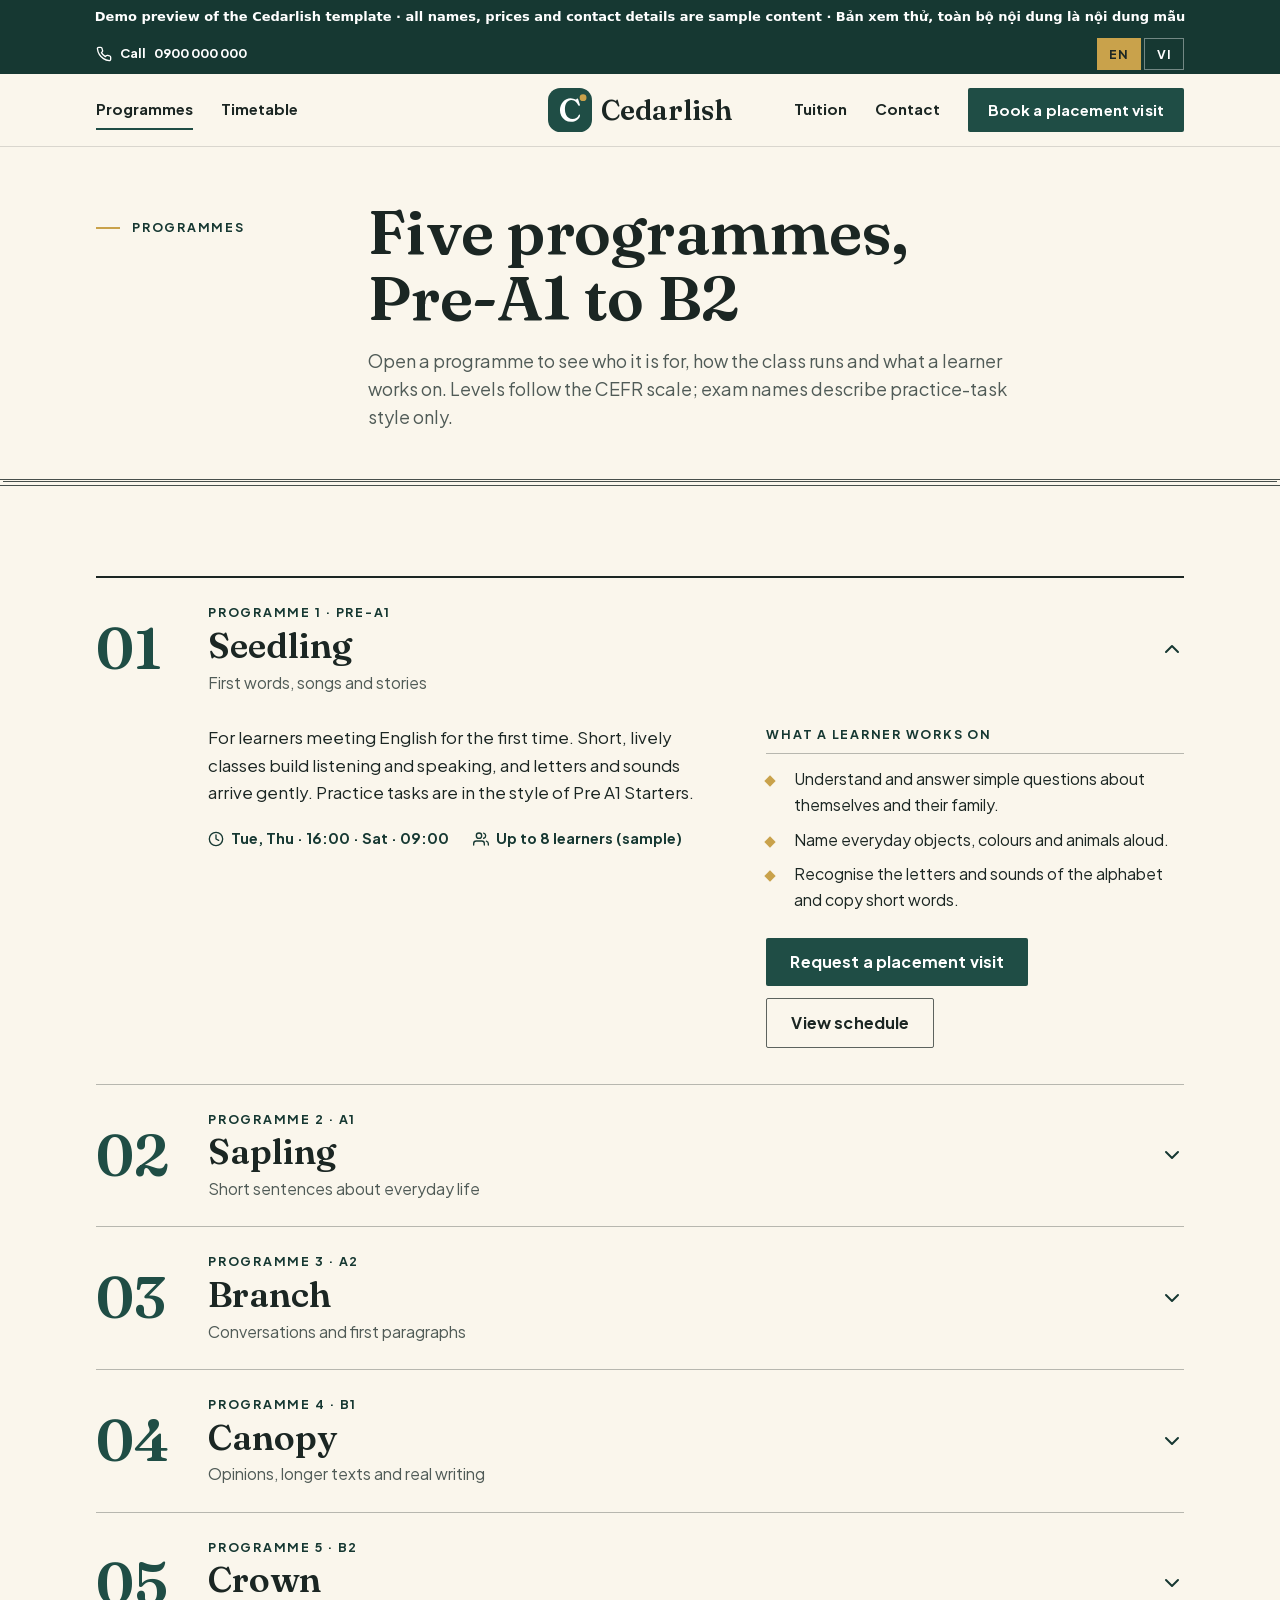
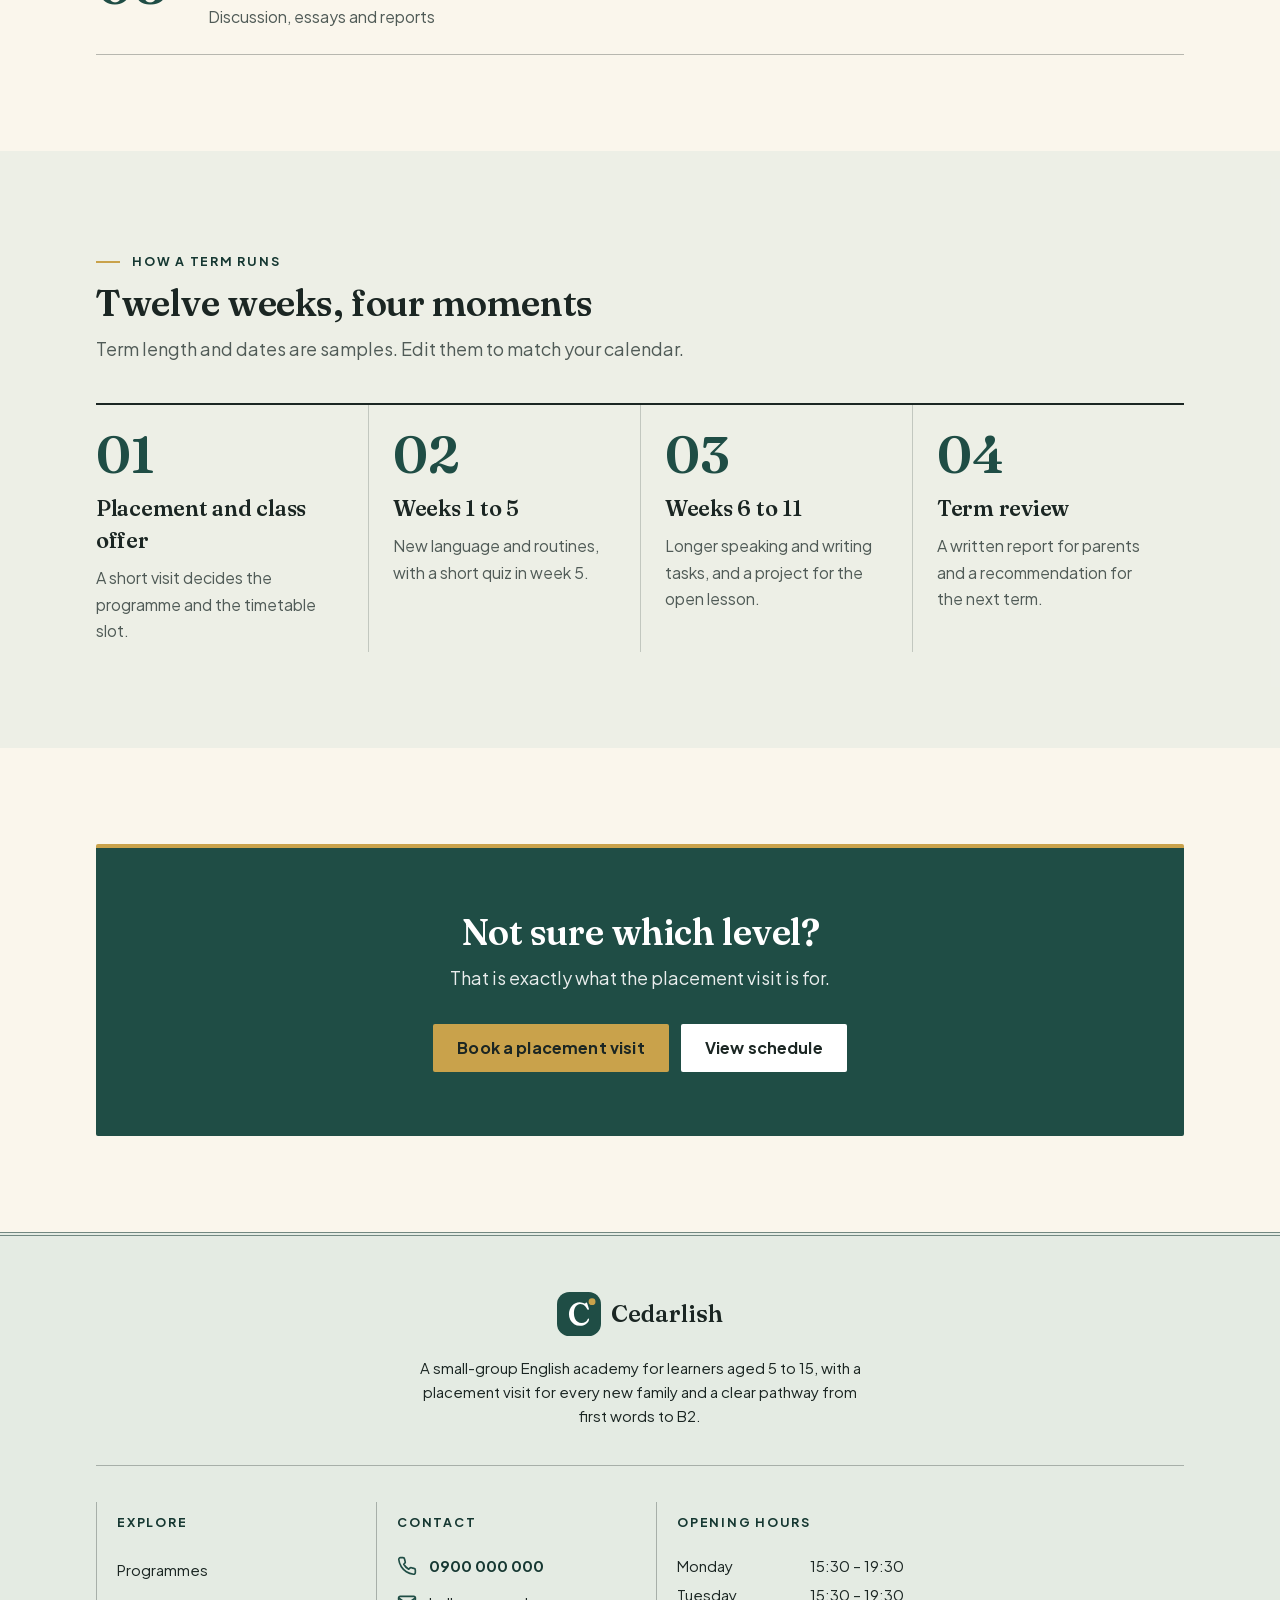
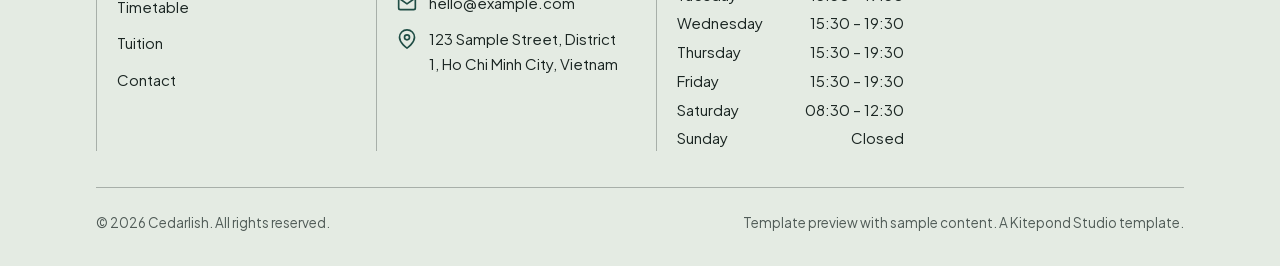
<file: programmes.html>
<!doctype html>
<html lang="en">
<head>
<meta name="robots" content="noindex, nofollow">
  <meta charset="utf-8">
  <meta name="viewport" content="width=device-width, initial-scale=1">
  <title data-i18n="meta.catalog.title">Programmes by level – Cedarlish</title>
  <meta name="description" content="Five programmes from Pre-A1 to B2: what each level covers, the class format and what a learner can do by the end of a term." data-i18n-attr="content:meta.catalog.desc">
  <meta name="theme-color" content="#1F4D45">
  <meta property="og:type" content="website">
  <meta property="og:site_name" content="Cedarlish">
  <meta property="og:title" content="Programmes by level – Cedarlish" data-i18n-attr="content:meta.catalog.title">
  <meta property="og:description" content="Five programmes from Pre-A1 to B2: what each level covers, the class format and what a learner can do by the end of a term." data-i18n-attr="content:meta.catalog.desc">
  <meta property="og:image" content="assets/img/og-cover.png">
  <meta name="twitter:card" content="summary_large_image">
  <link rel="icon" href="assets/img/favicon.svg" type="image/svg+xml">
  <script>/* font preload (skipped on file:// where browsers block it) */if(location.protocol!=="file:"){["plus-jakarta-sans-latin-400-normal", "fraunces-latin-600-normal"].forEach(function(f){var l=document.createElement("link");l.rel="preload";l.as="font";l.type="font/woff2";l.crossOrigin="";l.href="assets/fonts/"+f+".woff2";document.head.appendChild(l)})}</script>
  <link rel="stylesheet" href="assets/css/styles.css">
  <!-- Site settings (brand, colors, contact, languages...) - edit site.config.js -->
  <script src="site.config.js"></script>
  <script src="assets/js/boot.js"></script>
</head>
<body data-style="editorial" data-page="catalog" class="bg-cream">
<div role="note" style="background:#163832;color:#fff;font:600 13px/1.4 system-ui,sans-serif;text-align:center;padding:8px 12px">Demo preview of the Cedarlish template · all names, prices and contact details are sample content · Bản xem thử, toàn bộ nội dung là nội dung mẫu</div>
  <a class="skip-link" href="#main" data-i18n="common.skip">Skip to main content</a>
  <header id="site-header" class="sticky top-0 z-40 border-b border-ink/15 bg-cream"></header>
  <main id="main">
<section class="hdr-rules"><div class="container-x"><div class="hr-grid"><p class="eyebrow hr-kicker" data-i18n="prog.header.eyebrow">Programmes</p><div><h1 class="hr-title text-balance" data-i18n="prog.header.title">Five programmes, Pre-A1 to B2</h1><p class="lead mt-4 max-w-2xl" data-i18n="prog.header.text">Open a programme to see who it is for, how the class runs and what a learner works on. Levels follow the CEFR scale; exam names describe practice-task style only.</p></div></div></div></section>
<section class="section" aria-label="Programmes" data-i18n-attr="aria-label:nav.catalog"><div class="container-x"><div id="catalog-list" data-variant="chapters" class="space-y-8"></div></div></section>
<section class="section bg-brand-soft/60" aria-labelledby="steps11-h"><div class="container-x"><p class="eyebrow mb-3" data-i18n="prog.term.eyebrow">How a term runs</p><h2 class="text-3xl text-balance sm:text-4xl" id="steps11-h" data-i18n="prog.term.title">Twelve weeks, four moments</h2><p class="mt-3 max-w-2xl text-lg text-muted" data-i18n="prog.term.text">Term length and dates are samples. Edit them to match your calendar.</p><ol class="nm-steps mt-10 grid lg:grid-cols-4"><li class="nm-step"><span class="nm-no" aria-hidden="true">01</span><h3 class="nm-h" data-i18n="prog.term.1.title">Placement and class offer</h3><p class="mt-2 text-muted" data-i18n="prog.term.1.text">A short visit decides the programme and the timetable slot.</p></li><li class="nm-step"><span class="nm-no" aria-hidden="true">02</span><h3 class="nm-h" data-i18n="prog.term.2.title">Weeks 1 to 5</h3><p class="mt-2 text-muted" data-i18n="prog.term.2.text">New language and routines, with a short quiz in week 5.</p></li><li class="nm-step"><span class="nm-no" aria-hidden="true">03</span><h3 class="nm-h" data-i18n="prog.term.3.title">Weeks 6 to 11</h3><p class="mt-2 text-muted" data-i18n="prog.term.3.text">Longer speaking and writing tasks, and a project for the open lesson.</p></li><li class="nm-step"><span class="nm-no" aria-hidden="true">04</span><h3 class="nm-h" data-i18n="prog.term.4.title">Term review</h3><p class="mt-2 text-muted" data-i18n="prog.term.4.text">A written report for parents and a recommendation for the next term.</p></li></ol></div></section>
<section class="section" aria-labelledby="cta12-h"><div class="container-x"><div class="band-brand relative overflow-hidden rounded-card bg-brand px-6 py-12 text-center text-white shadow-pop sm:px-12 sm:py-16"><div class="dots pointer-events-none absolute inset-0 opacity-20" aria-hidden="true"></div><h2 class="relative text-3xl text-white text-balance sm:text-4xl" id="cta12-h" data-i18n="prog.cta.title">Not sure which level?</h2><p class="relative mx-auto mt-3 max-w-xl text-lg text-white/90" data-i18n="prog.cta.text">That is exactly what the placement visit is for.</p><div class="relative mt-8 flex flex-wrap justify-center gap-3"><a class="btn btn-primary" href="admissions.html"><span data-i18n="cta.book">Book a placement visit</span></a><a class="btn bg-white text-ink hover:bg-brand-soft" href="timetable.html"><span data-i18n="common.viewSchedule">View schedule</span></a></div></div></div></section>
  </main>
  <footer id="site-footer"></footer>
  <div id="chat-buttons"></div>
  <noscript><p class="container-x py-6 text-center font-bold" data-i18n="common.needJs">Please enable JavaScript to see this section.</p></noscript>
  <script defer src="assets/i18n/en.js"></script>
  <script defer src="assets/i18n/vi.js"></script>
  <script defer src="assets/data/items.js"></script>
  <script defer src="assets/js/icons.js"></script>
  <script defer src="assets/js/core.js"></script>
  <script defer src="assets/js/catalog.js"></script>
</body>
</html>
</file>
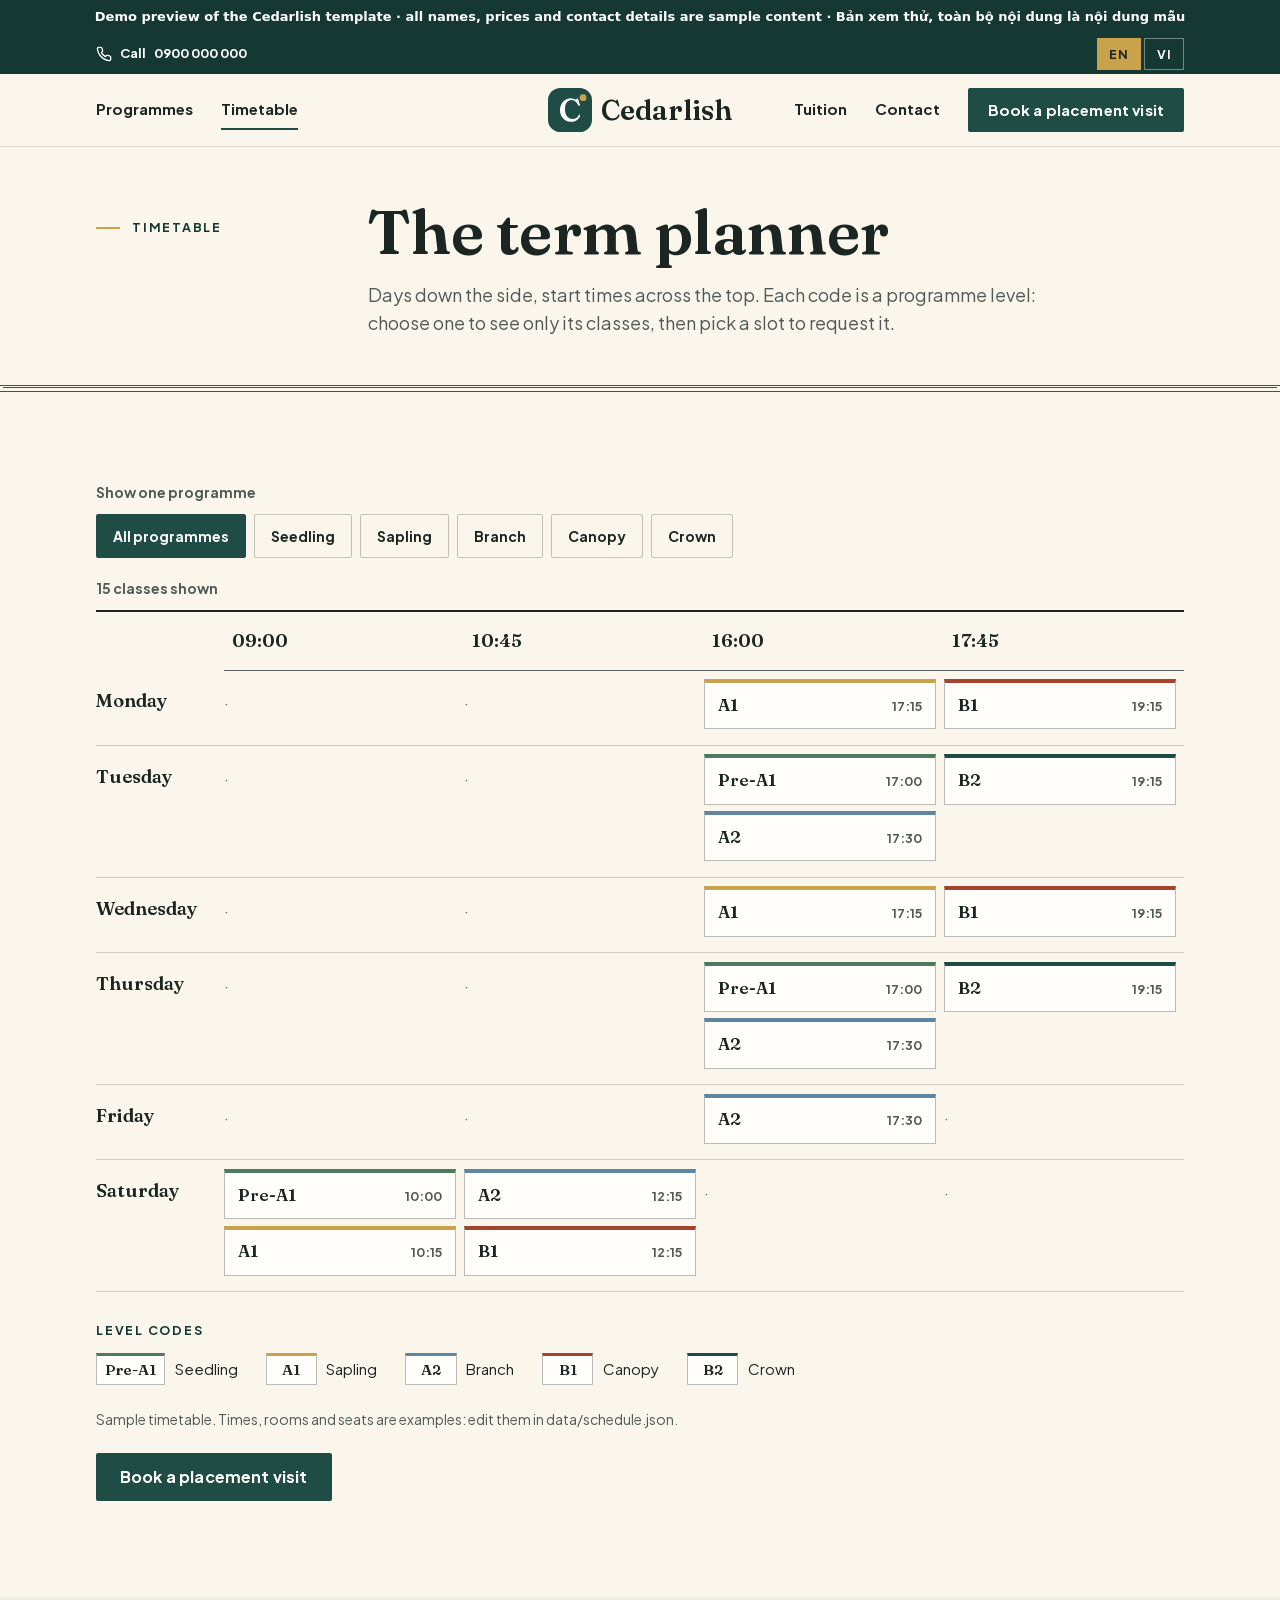
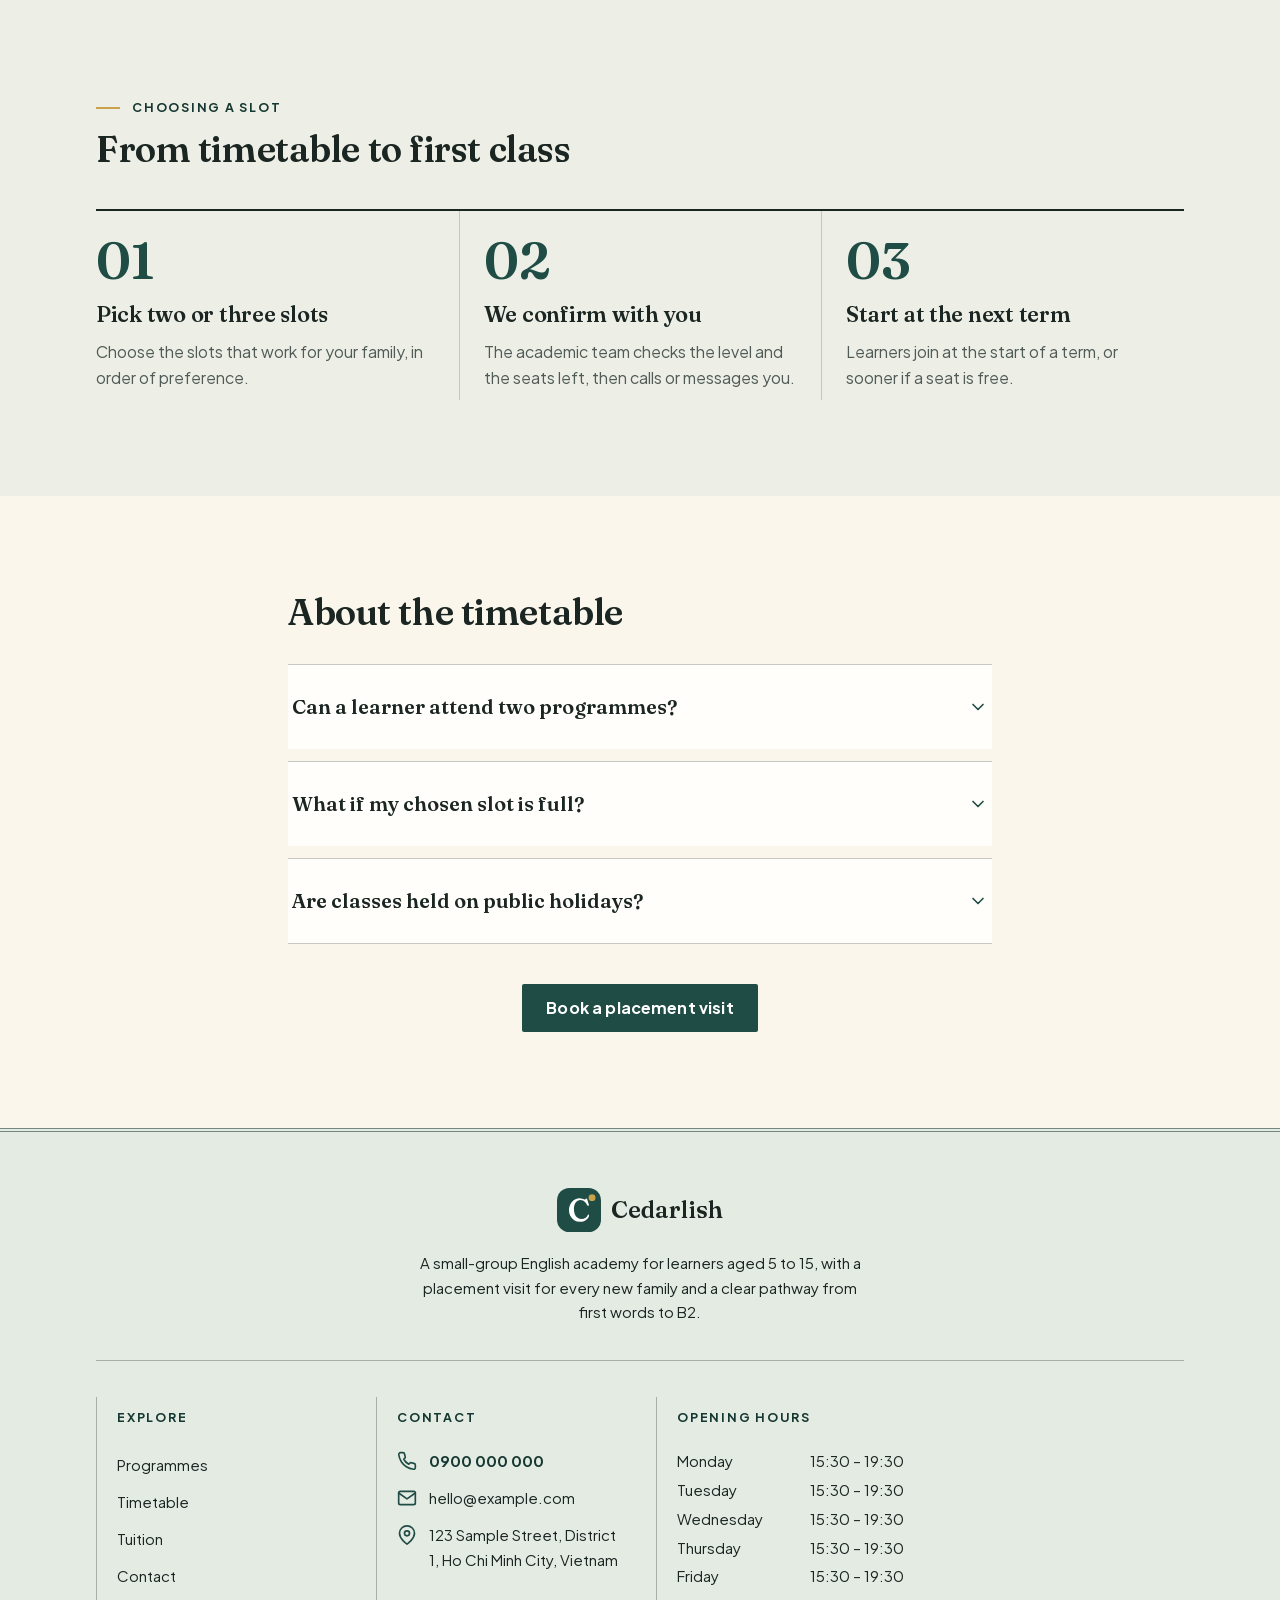
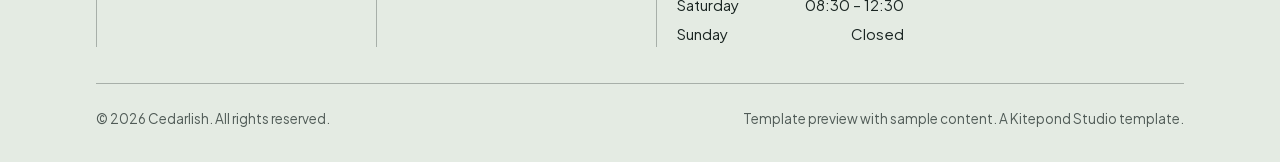
<file: timetable.html>
<!doctype html>
<html lang="en">
<head>
<meta name="robots" content="noindex, nofollow">
  <meta charset="utf-8">
  <meta name="viewport" content="width=device-width, initial-scale=1">
  <title data-i18n="meta.schedule.title">Term timetable – Cedarlish</title>
  <meta name="description" content="A term planner with days down the side and start times across the top. Choose a programme to see only its classes." data-i18n-attr="content:meta.schedule.desc">
  <meta name="theme-color" content="#1F4D45">
  <meta property="og:type" content="website">
  <meta property="og:site_name" content="Cedarlish">
  <meta property="og:title" content="Term timetable – Cedarlish" data-i18n-attr="content:meta.schedule.title">
  <meta property="og:description" content="A term planner with days down the side and start times across the top. Choose a programme to see only its classes." data-i18n-attr="content:meta.schedule.desc">
  <meta property="og:image" content="assets/img/og-cover.png">
  <meta name="twitter:card" content="summary_large_image">
  <link rel="icon" href="assets/img/favicon.svg" type="image/svg+xml">
  <script>/* font preload (skipped on file:// where browsers block it) */if(location.protocol!=="file:"){["plus-jakarta-sans-latin-400-normal", "fraunces-latin-600-normal"].forEach(function(f){var l=document.createElement("link");l.rel="preload";l.as="font";l.type="font/woff2";l.crossOrigin="";l.href="assets/fonts/"+f+".woff2";document.head.appendChild(l)})}</script>
  <link rel="stylesheet" href="assets/css/styles.css">
  <!-- Site settings (brand, colors, contact, languages...) - edit site.config.js -->
  <script src="site.config.js"></script>
  <script src="assets/js/boot.js"></script>
</head>
<body data-style="editorial" data-page="schedule" class="bg-cream">
<div role="note" style="background:#163832;color:#fff;font:600 13px/1.4 system-ui,sans-serif;text-align:center;padding:8px 12px">Demo preview of the Cedarlish template · all names, prices and contact details are sample content · Bản xem thử, toàn bộ nội dung là nội dung mẫu</div>
  <a class="skip-link" href="#main" data-i18n="common.skip">Skip to main content</a>
  <header id="site-header" class="sticky top-0 z-40 border-b border-ink/15 bg-cream"></header>
  <main id="main">
<section class="hdr-rules"><div class="container-x"><div class="hr-grid"><p class="eyebrow hr-kicker" data-i18n="tt.header.eyebrow">Timetable</p><div><h1 class="hr-title text-balance" data-i18n="tt.header.title">The term planner</h1><p class="lead mt-4 max-w-2xl" data-i18n="tt.header.text">Days down the side, start times across the top. Each code is a programme level: choose one to see only its classes, then pick a slot to request it.</p></div></div></div></section>
<section class="section" aria-labelledby="sch13-h"><div class="container-x"><h2 class="sr-only" id="sch13-h" data-i18n="schedule.title">Weekly timetable</h2><div role="group" aria-labelledby="flt-l"><p class="mb-3 text-sm font-bold text-muted" id="flt-l" data-i18n="schedule.filter">Show one programme</p><div id="schedule-filters" class="flex flex-wrap gap-2"></div></div><p id="schedule-count" class="mt-5 text-sm font-bold text-muted" role="status" aria-live="polite"></p><div id="schedule-grid" data-variant="planner" class="mt-3"></div><p class="mt-6 text-sm text-muted" data-i18n="schedule.note">Sample timetable. Times, rooms and seats are examples: edit them in data/schedule.json.</p><p class="mt-6"><a class="btn btn-primary" href="admissions.html"><span data-i18n="cta.book">Book a placement visit</span></a></p></div></section>
<section class="section bg-brand-soft/60" aria-labelledby="steps14-h"><div class="container-x"><p class="eyebrow mb-3" data-i18n="tt.steps.eyebrow">Choosing a slot</p><h2 class="text-3xl text-balance sm:text-4xl" id="steps14-h" data-i18n="tt.steps.title">From timetable to first class</h2><ol class="nm-steps mt-10 grid lg:grid-cols-3"><li class="nm-step"><span class="nm-no" aria-hidden="true">01</span><h3 class="nm-h" data-i18n="tt.steps.1.title">Pick two or three slots</h3><p class="mt-2 text-muted" data-i18n="tt.steps.1.text">Choose the slots that work for your family, in order of preference.</p></li><li class="nm-step"><span class="nm-no" aria-hidden="true">02</span><h3 class="nm-h" data-i18n="tt.steps.2.title">We confirm with you</h3><p class="mt-2 text-muted" data-i18n="tt.steps.2.text">The academic team checks the level and the seats left, then calls or messages you.</p></li><li class="nm-step"><span class="nm-no" aria-hidden="true">03</span><h3 class="nm-h" data-i18n="tt.steps.3.title">Start at the next term</h3><p class="mt-2 text-muted" data-i18n="tt.steps.3.text">Learners join at the start of a term, or sooner if a seat is free.</p></li></ol></div></section>
<section class="section" aria-labelledby="faq15-h"><div class="container-x max-w-3xl"><h2 class="text-3xl text-balance sm:text-4xl" id="faq15-h" data-i18n="tt.faq.title">About the timetable</h2><div class="mt-8 space-y-3"><details class="group rounded-2xl bg-white p-5 shadow-soft ring-1 ring-ink/5"><summary class="flex min-h-[44px] cursor-pointer list-none items-center justify-between gap-4 rounded-xl font-display text-lg font-bold"><span data-i18n="tt.faq.1.q">Can a learner attend two programmes?</span><span class="shrink-0 text-brand transition group-open:rotate-180" data-icon="chevron-down"></span></summary><p class="mt-3 text-muted" data-i18n="tt.faq.1.a">Usually not at the same time. We place each learner in the one level that fits best, and add extra practice only after a teacher recommends it.</p></details><details class="group rounded-2xl bg-white p-5 shadow-soft ring-1 ring-ink/5"><summary class="flex min-h-[44px] cursor-pointer list-none items-center justify-between gap-4 rounded-xl font-display text-lg font-bold"><span data-i18n="tt.faq.2.q">What if my chosen slot is full?</span><span class="shrink-0 text-brand transition group-open:rotate-180" data-icon="chevron-down"></span></summary><p class="mt-3 text-muted" data-i18n="tt.faq.2.a">We keep a waiting list for each slot and suggest the nearest alternative.</p></details><details class="group rounded-2xl bg-white p-5 shadow-soft ring-1 ring-ink/5"><summary class="flex min-h-[44px] cursor-pointer list-none items-center justify-between gap-4 rounded-xl font-display text-lg font-bold"><span data-i18n="tt.faq.3.q">Are classes held on public holidays?</span><span class="shrink-0 text-brand transition group-open:rotate-180" data-icon="chevron-down"></span></summary><p class="mt-3 text-muted" data-i18n="tt.faq.3.a">No. The academy publishes its term dates and holiday closures before each term starts.</p></details></div><p class="mt-10 text-center"><a class="btn btn-primary" href="admissions.html"><span data-i18n="cta.book">Book a placement visit</span></a></p></div></section>
  </main>
  <footer id="site-footer"></footer>
  <div id="chat-buttons"></div>
  <noscript><p class="container-x py-6 text-center font-bold" data-i18n="common.needJs">Please enable JavaScript to see this section.</p></noscript>
  <script defer src="assets/i18n/en.js"></script>
  <script defer src="assets/i18n/vi.js"></script>
  <script defer src="assets/data/items.js"></script>
  <script defer src="assets/data/schedule.js"></script>
  <script defer src="assets/js/icons.js"></script>
  <script defer src="assets/js/core.js"></script>
  <script defer src="assets/js/schedule.js"></script>
</body>
</html>
</file>
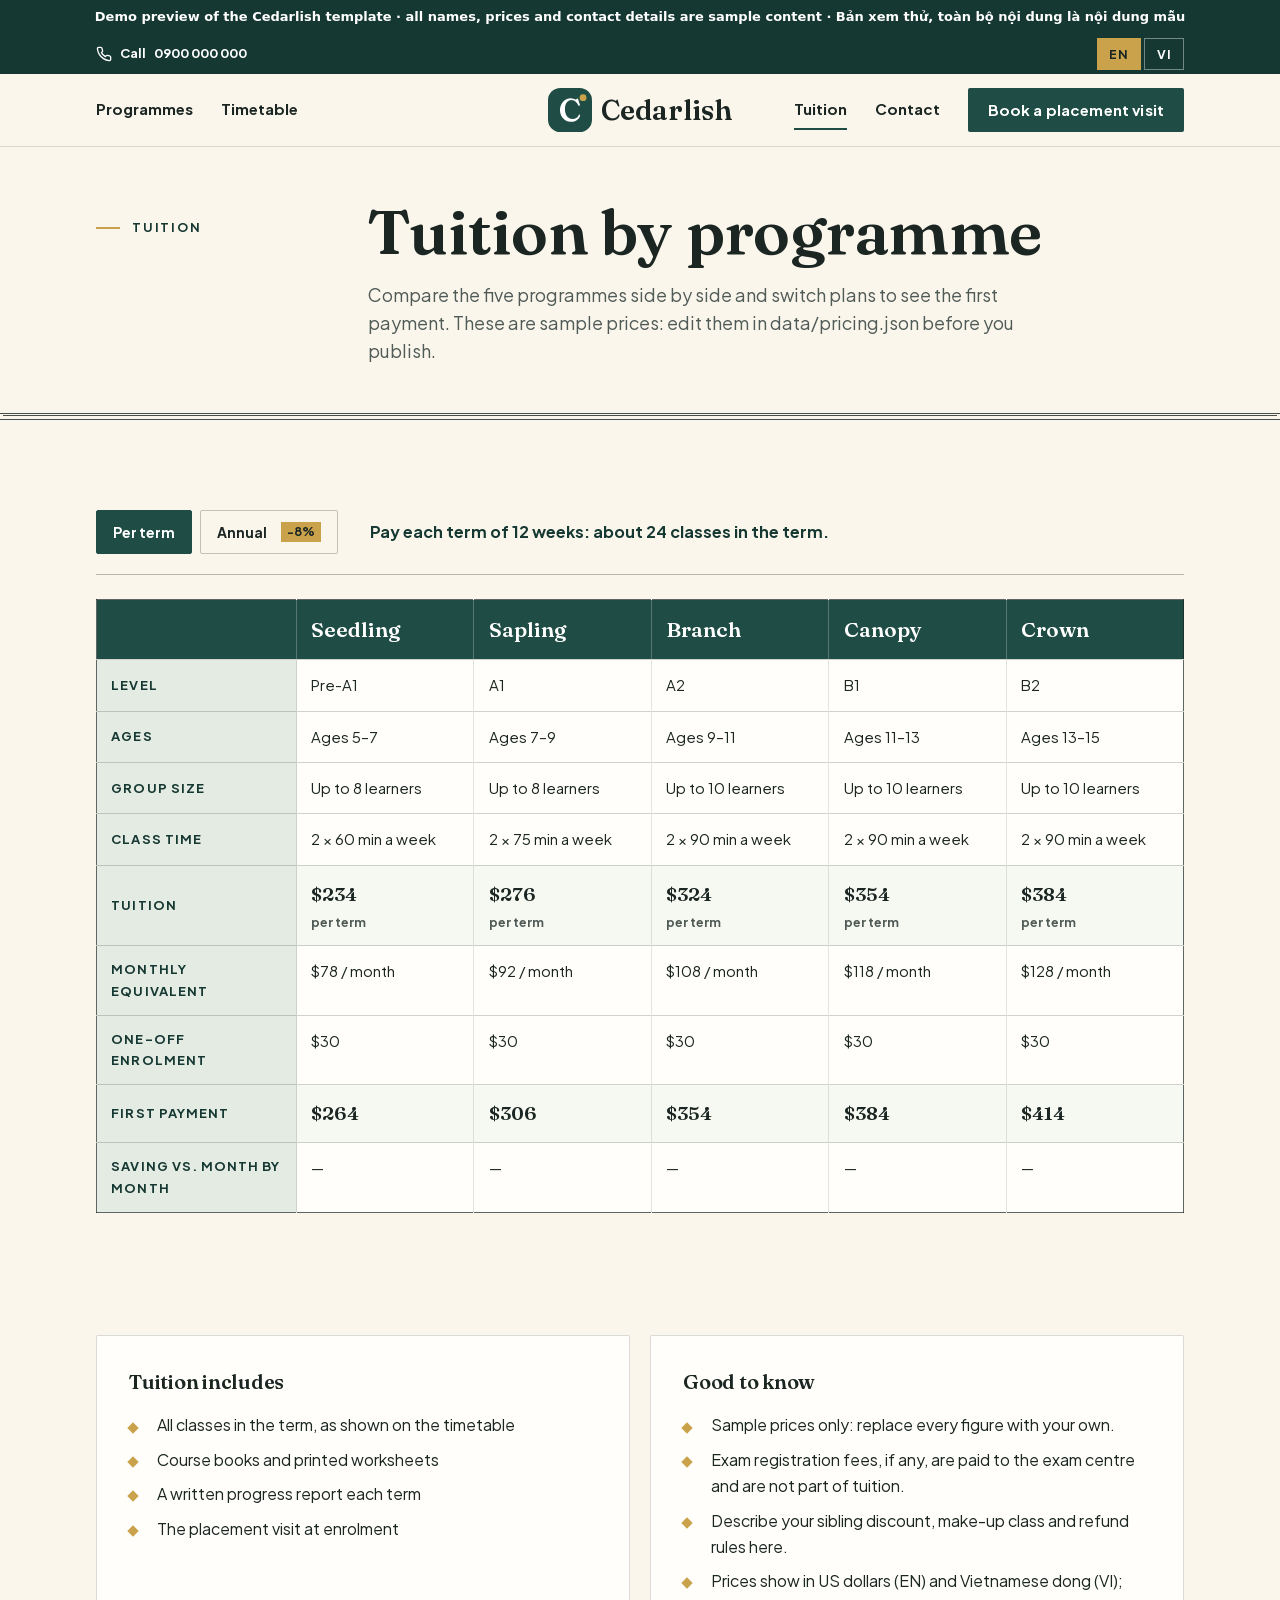
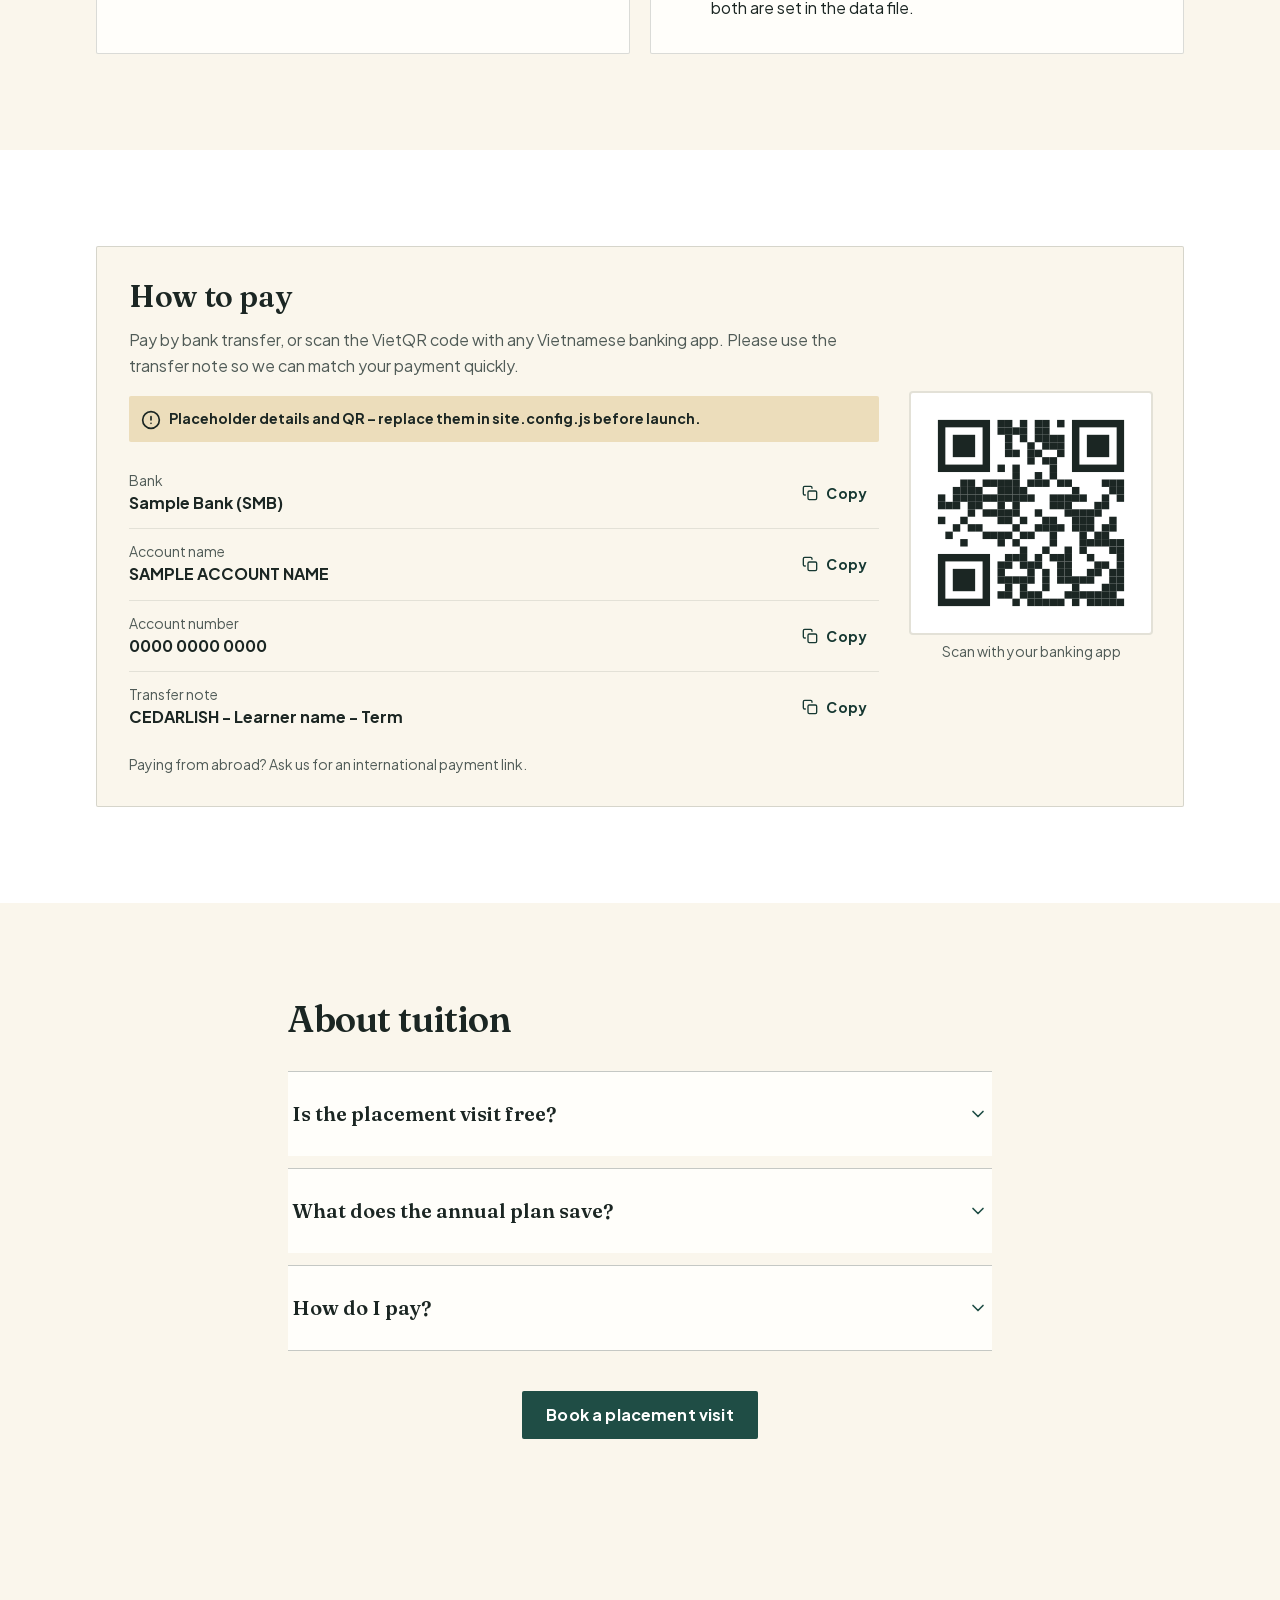
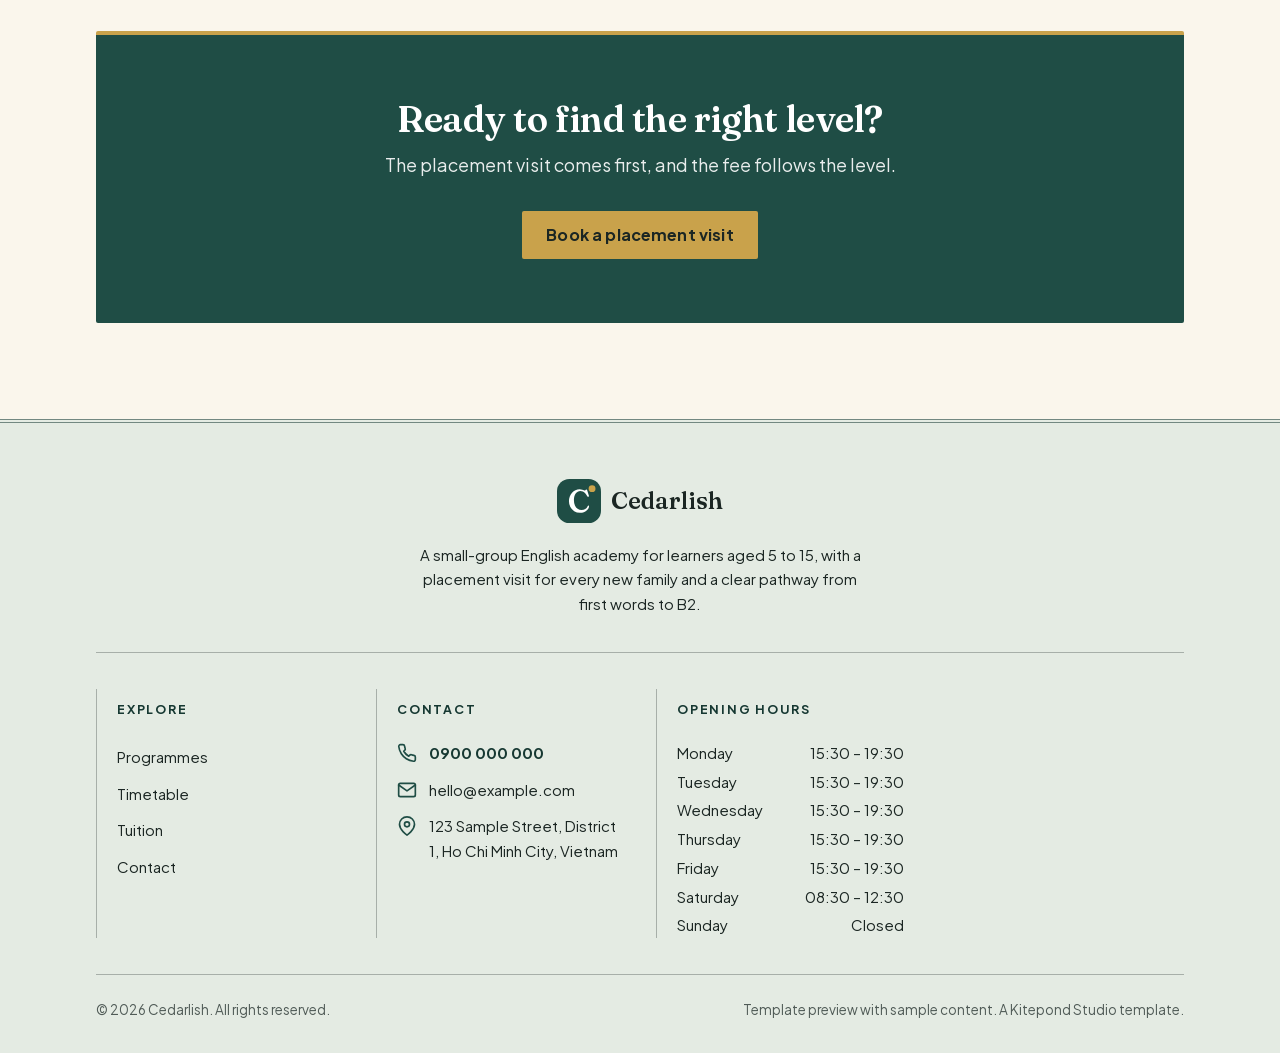
<file: tuition.html>
<!doctype html>
<html lang="en">
<head>
<meta name="robots" content="noindex, nofollow">
  <meta charset="utf-8">
  <meta name="viewport" content="width=device-width, initial-scale=1">
  <title data-i18n="meta.pricing.title">Tuition by programme – Cedarlish</title>
  <meta name="description" content="Compare tuition across the five programmes, switch between a termly and an annual plan and see the first payment." data-i18n-attr="content:meta.pricing.desc">
  <meta name="theme-color" content="#1F4D45">
  <meta property="og:type" content="website">
  <meta property="og:site_name" content="Cedarlish">
  <meta property="og:title" content="Tuition by programme – Cedarlish" data-i18n-attr="content:meta.pricing.title">
  <meta property="og:description" content="Compare tuition across the five programmes, switch between a termly and an annual plan and see the first payment." data-i18n-attr="content:meta.pricing.desc">
  <meta property="og:image" content="assets/img/og-cover.png">
  <meta name="twitter:card" content="summary_large_image">
  <link rel="icon" href="assets/img/favicon.svg" type="image/svg+xml">
  <script>/* font preload (skipped on file:// where browsers block it) */if(location.protocol!=="file:"){["plus-jakarta-sans-latin-400-normal", "fraunces-latin-600-normal"].forEach(function(f){var l=document.createElement("link");l.rel="preload";l.as="font";l.type="font/woff2";l.crossOrigin="";l.href="assets/fonts/"+f+".woff2";document.head.appendChild(l)})}</script>
  <link rel="stylesheet" href="assets/css/styles.css">
  <!-- Site settings (brand, colors, contact, languages...) - edit site.config.js -->
  <script src="site.config.js"></script>
  <script src="assets/js/boot.js"></script>
</head>
<body data-style="editorial" data-page="pricing" class="bg-cream">
<div role="note" style="background:#163832;color:#fff;font:600 13px/1.4 system-ui,sans-serif;text-align:center;padding:8px 12px">Demo preview of the Cedarlish template · all names, prices and contact details are sample content · Bản xem thử, toàn bộ nội dung là nội dung mẫu</div>
  <a class="skip-link" href="#main" data-i18n="common.skip">Skip to main content</a>
  <header id="site-header" class="sticky top-0 z-40 border-b border-ink/15 bg-cream"></header>
  <main id="main">
<section class="hdr-rules"><div class="container-x"><div class="hr-grid"><p class="eyebrow hr-kicker" data-i18n="fee.header.eyebrow">Tuition</p><div><h1 class="hr-title text-balance" data-i18n="fee.header.title">Tuition by programme</h1><p class="lead mt-4 max-w-2xl" data-i18n="fee.header.text">Compare the five programmes side by side and switch plans to see the first payment. These are sample prices: edit them in data/pricing.json before you publish.</p></div></div></div></section>
<section class="section" aria-labelledby="fee16-h"><div class="container-x"><h2 class="sr-only" id="fee16-h" data-i18n="fee.table.title">Tuition comparison</h2><div class="fc-bar"><div role="radiogroup" id="pricing-toggle" class="flex flex-wrap gap-2" aria-label="Payment plan" data-i18n-attr="aria-label:pricing.toggle"></div><p id="pricing-plan-desc" class="fc-desc" aria-live="polite"></p></div><div id="pricing-table" class="fee-host mt-6"></div></div></section>
<section class="section pt-0"><div class="container-x"><div class="grid gap-5 md:grid-cols-2"><div class="card"><h3 class="text-xl" data-i18n="fee.inc.title">Tuition includes</h3><ul class="prose-list mt-4 space-y-2"><li data-i18n="fee.inc1">All classes in the term, as shown on the timetable</li><li data-i18n="fee.inc2">Course books and printed worksheets</li><li data-i18n="fee.inc3">A written progress report each term</li><li data-i18n="fee.inc4">The placement visit at enrolment</li></ul></div><div class="card"><h3 class="text-xl" data-i18n="fee.know.title">Good to know</h3><ul class="prose-list mt-4 space-y-2"><li data-i18n="fee.know1">Sample prices only: replace every figure with your own.</li><li data-i18n="fee.know2">Exam registration fees, if any, are paid to the exam centre and are not part of tuition.</li><li data-i18n="fee.know3">Describe your sibling discount, make-up class and refund rules here.</li><li data-i18n="fee.know4">Prices show in US dollars (EN) and Vietnamese dong (VI); both are set in the data file.</li></ul></div></div></div></section>
<section class="section bg-white" aria-label="How to pay" data-i18n-attr="aria-label:pricing.pay.title"><div class="container-x"><div id="payment-block" class="card bg-cream" hidden></div></div></section>
<section class="section" aria-labelledby="faq17-h"><div class="container-x max-w-3xl"><h2 class="text-3xl text-balance sm:text-4xl" id="faq17-h" data-i18n="fee.faq.title">About tuition</h2><div class="mt-8 space-y-3"><details class="group rounded-2xl bg-white p-5 shadow-soft ring-1 ring-ink/5"><summary class="flex min-h-[44px] cursor-pointer list-none items-center justify-between gap-4 rounded-xl font-display text-lg font-bold"><span data-i18n="fee.faq.1.q">Is the placement visit free?</span><span class="shrink-0 text-brand transition group-open:rotate-180" data-icon="chevron-down"></span></summary><p class="mt-3 text-muted" data-i18n="fee.faq.1.a">In this sample it is included in the one-off enrolment fee. State your own policy here.</p></details><details class="group rounded-2xl bg-white p-5 shadow-soft ring-1 ring-ink/5"><summary class="flex min-h-[44px] cursor-pointer list-none items-center justify-between gap-4 rounded-xl font-display text-lg font-bold"><span data-i18n="fee.faq.2.q">What does the annual plan save?</span><span class="shrink-0 text-brand transition group-open:rotate-180" data-icon="chevron-down"></span></summary><p class="mt-3 text-muted" data-i18n="fee.faq.2.a">The table shows the saving for each programme compared with paying termly.</p></details><details class="group rounded-2xl bg-white p-5 shadow-soft ring-1 ring-ink/5"><summary class="flex min-h-[44px] cursor-pointer list-none items-center justify-between gap-4 rounded-xl font-display text-lg font-bold"><span data-i18n="fee.faq.3.q">How do I pay?</span><span class="shrink-0 text-brand transition group-open:rotate-180" data-icon="chevron-down"></span></summary><p class="mt-3 text-muted" data-i18n="fee.faq.3.a">By bank transfer. The sample details are shown above and must be replaced with your own.</p></details></div><p class="mt-10 text-center"><a class="btn btn-primary" href="admissions.html"><span data-i18n="cta.book">Book a placement visit</span></a></p></div></section>
<section class="section" aria-labelledby="cta18-h"><div class="container-x"><div class="band-brand relative overflow-hidden rounded-card bg-brand px-6 py-12 text-center text-white shadow-pop sm:px-12 sm:py-16"><div class="dots pointer-events-none absolute inset-0 opacity-20" aria-hidden="true"></div><h2 class="relative text-3xl text-white text-balance sm:text-4xl" id="cta18-h" data-i18n="fee.cta.title">Ready to find the right level?</h2><p class="relative mx-auto mt-3 max-w-xl text-lg text-white/90" data-i18n="fee.cta.text">The placement visit comes first, and the fee follows the level.</p><div class="relative mt-8 flex flex-wrap justify-center gap-3"><a class="btn btn-primary" href="admissions.html"><span data-i18n="cta.book">Book a placement visit</span></a></div></div></div></section>
  </main>
  <footer id="site-footer"></footer>
  <div id="chat-buttons"></div>
  <noscript><p class="container-x py-6 text-center font-bold" data-i18n="common.needJs">Please enable JavaScript to see this section.</p></noscript>
  <script defer src="assets/i18n/en.js"></script>
  <script defer src="assets/i18n/vi.js"></script>
  <script defer src="assets/data/items.js"></script>
  <script defer src="assets/data/pricing.js"></script>
  <script defer src="assets/js/icons.js"></script>
  <script defer src="assets/js/core.js"></script>
  <script defer src="assets/js/fees.js"></script>
  <script defer src="assets/js/payment.js"></script>
</body>
</html>
</file>
<file: assets/css/styles.css>
@font-face{font-family:Fraunces;font-style:normal;font-weight:600;font-display:swap;src:url(../fonts/fraunces-vietnamese-600-normal.woff2) format("woff2");unicode-range:u+0102-0103,u+0110-0111,u+0128-0129,u+0168-0169,u+01a0-01a1,u+01af-01b0,u+0300-0301,u+0303-0304,u+0308-0309,u+0323,u+0329,u+1ea0-1ef9,u+20ab}@font-face{font-family:Fraunces;font-style:normal;font-weight:600;font-display:swap;src:url(../fonts/fraunces-latin-600-normal.woff2) format("woff2");unicode-range:u+00??,u+0131,u+0152-0153,u+02bb-02bc,u+02c6,u+02da,u+02dc,u+0304,u+0308,u+0329,u+2000-206f,u+20ac,u+2122,u+2191,u+2193,u+2212,u+2215,u+feff,u+fffd}@font-face{font-family:Plus Jakarta Sans;font-style:normal;font-weight:400;font-display:swap;src:url(../fonts/plus-jakarta-sans-vietnamese-400-normal.woff2) format("woff2");unicode-range:u+0102-0103,u+0110-0111,u+0128-0129,u+0168-0169,u+01a0-01a1,u+01af-01b0,u+0300-0301,u+0303-0304,u+0308-0309,u+0323,u+0329,u+1ea0-1ef9,u+20ab}@font-face{font-family:Plus Jakarta Sans;font-style:normal;font-weight:400;font-display:swap;src:url(../fonts/plus-jakarta-sans-latin-400-normal.woff2) format("woff2");unicode-range:u+00??,u+0131,u+0152-0153,u+02bb-02bc,u+02c6,u+02da,u+02dc,u+0304,u+0308,u+0329,u+2000-206f,u+20ac,u+2122,u+2191,u+2193,u+2212,u+2215,u+feff,u+fffd}@font-face{font-family:Plus Jakarta Sans;font-style:normal;font-weight:700;font-display:swap;src:url(../fonts/plus-jakarta-sans-vietnamese-700-normal.woff2) format("woff2");unicode-range:u+0102-0103,u+0110-0111,u+0128-0129,u+0168-0169,u+01a0-01a1,u+01af-01b0,u+0300-0301,u+0303-0304,u+0308-0309,u+0323,u+0329,u+1ea0-1ef9,u+20ab}@font-face{font-family:Plus Jakarta Sans;font-style:normal;font-weight:700;font-display:swap;src:url(../fonts/plus-jakarta-sans-latin-700-normal.woff2) format("woff2");unicode-range:u+00??,u+0131,u+0152-0153,u+02bb-02bc,u+02c6,u+02da,u+02dc,u+0304,u+0308,u+0329,u+2000-206f,u+20ac,u+2122,u+2191,u+2193,u+2212,u+2215,u+feff,u+fffd}*,:after,:before{--tw-border-spacing-x:0;--tw-border-spacing-y:0;--tw-translate-x:0;--tw-translate-y:0;--tw-rotate:0;--tw-skew-x:0;--tw-skew-y:0;--tw-scale-x:1;--tw-scale-y:1;--tw-pan-x: ;--tw-pan-y: ;--tw-pinch-zoom: ;--tw-scroll-snap-strictness:proximity;--tw-gradient-from-position: ;--tw-gradient-via-position: ;--tw-gradient-to-position: ;--tw-ordinal: ;--tw-slashed-zero: ;--tw-numeric-figure: ;--tw-numeric-spacing: ;--tw-numeric-fraction: ;--tw-ring-inset: ;--tw-ring-offset-width:0px;--tw-ring-offset-color:#fff;--tw-ring-color:rgba(59,130,246,.5);--tw-ring-offset-shadow:0 0 #0000;--tw-ring-shadow:0 0 #0000;--tw-shadow:0 0 #0000;--tw-shadow-colored:0 0 #0000;--tw-blur: ;--tw-brightness: ;--tw-contrast: ;--tw-grayscale: ;--tw-hue-rotate: ;--tw-invert: ;--tw-saturate: ;--tw-sepia: ;--tw-drop-shadow: ;--tw-backdrop-blur: ;--tw-backdrop-brightness: ;--tw-backdrop-contrast: ;--tw-backdrop-grayscale: ;--tw-backdrop-hue-rotate: ;--tw-backdrop-invert: ;--tw-backdrop-opacity: ;--tw-backdrop-saturate: ;--tw-backdrop-sepia: ;--tw-contain-size: ;--tw-contain-layout: ;--tw-contain-paint: ;--tw-contain-style: }::backdrop{--tw-border-spacing-x:0;--tw-border-spacing-y:0;--tw-translate-x:0;--tw-translate-y:0;--tw-rotate:0;--tw-skew-x:0;--tw-skew-y:0;--tw-scale-x:1;--tw-scale-y:1;--tw-pan-x: ;--tw-pan-y: ;--tw-pinch-zoom: ;--tw-scroll-snap-strictness:proximity;--tw-gradient-from-position: ;--tw-gradient-via-position: ;--tw-gradient-to-position: ;--tw-ordinal: ;--tw-slashed-zero: ;--tw-numeric-figure: ;--tw-numeric-spacing: ;--tw-numeric-fraction: ;--tw-ring-inset: ;--tw-ring-offset-width:0px;--tw-ring-offset-color:#fff;--tw-ring-color:rgba(59,130,246,.5);--tw-ring-offset-shadow:0 0 #0000;--tw-ring-shadow:0 0 #0000;--tw-shadow:0 0 #0000;--tw-shadow-colored:0 0 #0000;--tw-blur: ;--tw-brightness: ;--tw-contrast: ;--tw-grayscale: ;--tw-hue-rotate: ;--tw-invert: ;--tw-saturate: ;--tw-sepia: ;--tw-drop-shadow: ;--tw-backdrop-blur: ;--tw-backdrop-brightness: ;--tw-backdrop-contrast: ;--tw-backdrop-grayscale: ;--tw-backdrop-hue-rotate: ;--tw-backdrop-invert: ;--tw-backdrop-opacity: ;--tw-backdrop-saturate: ;--tw-backdrop-sepia: ;--tw-contain-size: ;--tw-contain-layout: ;--tw-contain-paint: ;--tw-contain-style: }

/*! tailwindcss v3.4.19 | MIT License | https://tailwindcss.com*/*,:after,:before{box-sizing:border-box;border:0 solid #e5e7eb}:after,:before{--tw-content:""}:host,html{line-height:1.5;-webkit-text-size-adjust:100%;-moz-tab-size:4;-o-tab-size:4;tab-size:4;font-family:ui-sans-serif,system-ui,sans-serif,Apple Color Emoji,Segoe UI Emoji,Segoe UI Symbol,Noto Color Emoji;font-feature-settings:normal;font-variation-settings:normal;-webkit-tap-highlight-color:transparent}body{margin:0;line-height:inherit}hr{height:0;color:inherit;border-top-width:1px}abbr:where([title]){-webkit-text-decoration:underline dotted;text-decoration:underline dotted}h1,h2,h3,h4,h5,h6{font-size:inherit;font-weight:inherit}a{color:inherit;text-decoration:inherit}b,strong{font-weight:bolder}code,kbd,pre,samp{font-family:ui-monospace,SFMono-Regular,Menlo,Monaco,Consolas,Liberation Mono,Courier New,monospace;font-feature-settings:normal;font-variation-settings:normal;font-size:1em}small{font-size:80%}sub,sup{font-size:75%;line-height:0;position:relative;vertical-align:baseline}sub{bottom:-.25em}sup{top:-.5em}table{text-indent:0;border-color:inherit;border-collapse:collapse}button,input,optgroup,select,textarea{font-family:inherit;font-feature-settings:inherit;font-variation-settings:inherit;font-size:100%;font-weight:inherit;line-height:inherit;letter-spacing:inherit;color:inherit;margin:0;padding:0}button,select{text-transform:none}button,input:where([type=button]),input:where([type=reset]),input:where([type=submit]){-webkit-appearance:button;background-color:transparent;background-image:none}:-moz-focusring{outline:auto}:-moz-ui-invalid{box-shadow:none}progress{vertical-align:baseline}::-webkit-inner-spin-button,::-webkit-outer-spin-button{height:auto}[type=search]{-webkit-appearance:textfield;outline-offset:-2px}::-webkit-search-decoration{-webkit-appearance:none}::-webkit-file-upload-button{-webkit-appearance:button;font:inherit}summary{display:list-item}blockquote,dd,dl,figure,h1,h2,h3,h4,h5,h6,hr,p,pre{margin:0}fieldset{margin:0}fieldset,legend{padding:0}menu,ol,ul{list-style:none;margin:0;padding:0}dialog{padding:0}textarea{resize:vertical}input::-moz-placeholder,textarea::-moz-placeholder{opacity:1;color:#9ca3af}input::placeholder,textarea::placeholder{opacity:1;color:#9ca3af}[role=button],button{cursor:pointer}:disabled{cursor:default}audio,canvas,embed,iframe,img,object,svg,video{display:block;vertical-align:middle}img,video{max-width:100%;height:auto}[hidden]:where(:not([hidden=until-found])){display:none}:root{--c-brand:31 77 69;--c-brand-dark:22 56 50;--c-brand-soft:228 235 227;--c-accent:201 162 75;--c-coral:166 67 47;--c-mint:79 122 94;--c-sky:110 143 163;--c-violet:123 106 143;--c-ink:27 38 35;--c-muted:80 91 87;--c-cream:250 246 236;--c-surface:255 254 250;--c-lvl1:79 122 94;--c-lvl2:201 162 75;--c-lvl3:95 134 160;--c-lvl4:166 67 47;--c-lvl5:31 77 69;--radius-card:2px;--radius-btn:2px;--font-display:Fraunces,"Iowan Old Style","Palatino Linotype",Georgia,serif;--font-body:"Plus Jakarta Sans",system-ui,-apple-system,"Segoe UI",Roboto,sans-serif;--heading-weight:600}html{scroll-behavior:smooth;-webkit-text-size-adjust:100%}body{--tw-bg-opacity:1;background-color:rgb(var(--c-cream)/var(--tw-bg-opacity,1));font-family:var(--font-body);-webkit-font-smoothing:antialiased;-moz-osx-font-smoothing:grayscale;line-height:1.65}body,h1,h2,h3,h4{--tw-text-opacity:1;color:rgb(var(--c-ink)/var(--tw-text-opacity,1))}h1,h2,h3,h4{font-family:var(--font-display)}.sp-logo h1,.sp-logo h2,.sp-logo h3,.sp-logo h4{font-size:1.75rem}h1,h2,h3,h4{font-weight:var(--heading-weight,700);line-height:1.15}h1{font-size:2.25rem;line-height:2.5rem}@media (min-width:640px){h1{font-size:3rem;line-height:1}}@media (min-width:1024px){h1{font-size:3.75rem;line-height:1}}h2{font-size:1.875rem;line-height:2.25rem}@media (min-width:640px){h2{font-size:2.25rem;line-height:2.5rem}}h3{font-size:1.25rem;line-height:1.75rem}@media (min-width:640px){h3{font-size:1.5rem;line-height:2rem}}:focus-visible{outline:3px solid rgb(var(--c-brand));outline-offset:3px;border-radius:6px}main:focus{outline:none}::-moz-selection{background:rgb(var(--c-accent));color:rgb(var(--c-ink))}::selection{background:rgb(var(--c-accent));color:rgb(var(--c-ink))}html.i18n-pending body{visibility:hidden}#site-header{min-height:73px}[hidden]{display:none!important}:root{--shadow-pop:none}#site-header{min-height:105px}@media (min-width:640px){#site-header{min-height:113px}}h1,h2,h3{letter-spacing:-.012em}h3{font-weight:600}.container-x{margin-left:auto;margin-right:auto;width:100%;max-width:72rem;padding-left:1.25rem;padding-right:1.25rem}@media (min-width:640px){.container-x{padding-left:2rem;padding-right:2rem}}.section{padding-top:4rem;padding-bottom:4rem}@media (min-width:640px){.section{padding-top:6rem;padding-bottom:6rem}}.eyebrow{gap:.5rem;border-radius:var(--radius-btn);--tw-bg-opacity:1;background-color:rgb(var(--c-brand-soft)/var(--tw-bg-opacity,1));padding:.375rem 1rem;font-size:.875rem;line-height:1.25rem}.lead{font-size:1.125rem;line-height:1.75rem}@media (min-width:640px){.lead{font-size:1.25rem;line-height:1.75rem}}.skip-link{position:absolute;left:1rem;top:0;z-index:100;--tw-translate-y:-100%;border-bottom-right-radius:.75rem;border-bottom-left-radius:.75rem;--tw-bg-opacity:1;background-color:rgb(var(--c-ink)/var(--tw-bg-opacity,1));padding:.75rem 1.25rem;font-weight:700;--tw-text-opacity:1;color:rgb(255 255 255/var(--tw-text-opacity,1));transition-property:transform;transition-timing-function:cubic-bezier(.4,0,.2,1);transition-duration:.15s}.skip-link,.skip-link:focus{transform:translate(var(--tw-translate-x),var(--tw-translate-y)) rotate(var(--tw-rotate)) skewX(var(--tw-skew-x)) skewY(var(--tw-skew-y)) scaleX(var(--tw-scale-x)) scaleY(var(--tw-scale-y))}.skip-link:focus{--tw-translate-y:0px}.\!btn,.btn{display:inline-flex;min-height:48px;align-items:center;justify-content:center;gap:.5rem;border-radius:var(--radius-btn);padding:.75rem 1.5rem;font-size:1rem;line-height:1.5rem;transition-property:color,background-color,border-color,text-decoration-color,fill,stroke,opacity,box-shadow,transform,filter,-webkit-backdrop-filter;transition-property:color,background-color,border-color,text-decoration-color,fill,stroke,opacity,box-shadow,transform,filter,backdrop-filter;transition-property:color,background-color,border-color,text-decoration-color,fill,stroke,opacity,box-shadow,transform,filter,backdrop-filter,-webkit-backdrop-filter;transition-timing-function:cubic-bezier(.4,0,.2,1);transition-duration:.2s}.btn-primary{background-color:rgb(var(--c-accent)/var(--tw-bg-opacity,1));color:rgb(var(--c-ink)/var(--tw-text-opacity,1));--tw-shadow:var(--shadow-pop,0 4px 0 0 rgb(var(--c-ink)/0.9));--tw-shadow-colored:0 4px 0 0 var(--tw-shadow-color)}[data-style=editorial] .btn-primary{box-shadow:none}.btn-primary:hover{--tw-translate-y:-0.125rem;--tw-brightness:brightness(1.05);filter:var(--tw-blur) var(--tw-brightness) var(--tw-contrast) var(--tw-grayscale) var(--tw-hue-rotate) var(--tw-invert) var(--tw-saturate) var(--tw-sepia) var(--tw-drop-shadow)}.btn-primary:active,.btn-primary:hover{transform:translate(var(--tw-translate-x),var(--tw-translate-y)) rotate(var(--tw-rotate)) skewX(var(--tw-skew-x)) skewY(var(--tw-skew-y)) scaleX(var(--tw-scale-x)) scaleY(var(--tw-scale-y))}.btn-primary:active{--tw-translate-y:0.125rem;--tw-shadow:0 0 #0000;--tw-shadow-colored:0 0 #0000;box-shadow:var(--tw-ring-offset-shadow,0 0 #0000),var(--tw-ring-shadow,0 0 #0000),var(--tw-shadow)}.btn-secondary{background-color:rgb(var(--c-brand)/var(--tw-bg-opacity,1));color:rgb(255 255 255/var(--tw-text-opacity,1));--tw-shadow:var(--shadow-pop,0 4px 0 0 rgb(var(--c-ink)/0.9));--tw-shadow-colored:0 4px 0 0 var(--tw-shadow-color)}[data-style=editorial] .btn-secondary{box-shadow:none}.btn-secondary:hover{--tw-translate-y:-0.125rem;--tw-bg-opacity:1;background-color:rgb(var(--c-brand-dark)/var(--tw-bg-opacity,1))}.btn-secondary:active,.btn-secondary:hover{transform:translate(var(--tw-translate-x),var(--tw-translate-y)) rotate(var(--tw-rotate)) skewX(var(--tw-skew-x)) skewY(var(--tw-skew-y)) scaleX(var(--tw-scale-x)) scaleY(var(--tw-scale-y))}.btn-secondary:active{--tw-translate-y:0.125rem;--tw-shadow:0 0 #0000;--tw-shadow-colored:0 0 #0000;box-shadow:var(--tw-ring-offset-shadow,0 0 #0000),var(--tw-ring-shadow,0 0 #0000),var(--tw-shadow)}.btn-outline{border-width:2px;border-color:rgb(var(--c-ink)/.8);--tw-bg-opacity:1;background-color:rgb(255 255 255/var(--tw-bg-opacity,1))}.btn-ghost{--tw-text-opacity:1;color:rgb(var(--c-brand-dark)/var(--tw-text-opacity,1))}.btn-ghost:hover{--tw-bg-opacity:1;background-color:rgb(var(--c-brand-soft)/var(--tw-bg-opacity,1))}.\!btn[disabled],.btn[disabled]{cursor:not-allowed;opacity:.6}.card{border-radius:var(--radius-card);--tw-shadow:0 10px 30px -12px rgb(var(--c-ink)/0.25);--tw-shadow-colored:0 10px 30px -12px var(--tw-shadow-color);--tw-ring-shadow:var(--tw-ring-inset) 0 0 0 calc(1px + var(--tw-ring-offset-width)) var(--tw-ring-color);--tw-ring-color:rgb(var(--c-ink)/0.05)}[data-style=editorial] .card{box-shadow:none}.chip{display:inline-flex;min-height:44px;align-items:center;gap:.5rem;border-radius:var(--radius-btn);border-width:2px;border-color:rgb(var(--c-ink)/.15);--tw-bg-opacity:1;background-color:rgb(255 255 255/var(--tw-bg-opacity,1));padding:.5rem 1rem;font-size:.875rem;line-height:1.25rem;font-weight:700;--tw-text-opacity:1;color:rgb(var(--c-ink)/var(--tw-text-opacity,1));transition-property:color,background-color,border-color,text-decoration-color,fill,stroke,opacity,box-shadow,transform,filter,-webkit-backdrop-filter;transition-property:color,background-color,border-color,text-decoration-color,fill,stroke,opacity,box-shadow,transform,filter,backdrop-filter;transition-property:color,background-color,border-color,text-decoration-color,fill,stroke,opacity,box-shadow,transform,filter,backdrop-filter,-webkit-backdrop-filter;transition-timing-function:cubic-bezier(.4,0,.2,1);transition-duration:.15s}.badge{display:inline-flex;align-items:center;border-radius:var(--radius-btn);padding:.25rem .75rem;font-size:.75rem;line-height:1rem;font-weight:700}.field{display:block}.label{margin-bottom:.375rem;font-size:.875rem;line-height:1.25rem;font-weight:700}.input,.label{display:block;--tw-text-opacity:1;color:rgb(var(--c-ink)/var(--tw-text-opacity,1))}.input{min-height:48px;width:100%;border-radius:1rem;border-width:2px;border-color:rgb(var(--c-ink)/.2);padding:.75rem 1rem;font-size:1rem;line-height:1.5rem}[data-style=editorial] .input{border-radius:var(--radius-btn)}.input::-moz-placeholder{--tw-text-opacity:1;color:rgb(var(--c-muted)/var(--tw-text-opacity,1))}.input::placeholder{--tw-text-opacity:1;color:rgb(var(--c-muted)/var(--tw-text-opacity,1))}.input:focus{--tw-border-opacity:1;border-color:rgb(var(--c-brand)/var(--tw-border-opacity,1))}.input[aria-invalid=true]{--tw-border-opacity:1;border-color:rgb(220 38 38/var(--tw-border-opacity,1));--tw-bg-opacity:1;background-color:rgb(254 242 242/var(--tw-bg-opacity,1))}.error-text{font-weight:500;color:rgb(185 28 28/var(--tw-text-opacity,1))}.error-text,.hint{margin-top:.375rem;font-size:.875rem;line-height:1.25rem;--tw-text-opacity:1}.hint{color:rgb(var(--c-muted)/var(--tw-text-opacity,1))}.dots{background-image:radial-gradient(rgb(var(--c-ink)/.12) 1.6px,transparent 1.6px);background-size:22px 22px}.wave-top{position:relative}.wave-top:before{content:"";position:absolute;inset:-1px 0 auto 0;height:36px;background:rgb(var(--c-cream));border-radius:0 0 50% 50%/0 0 100% 100%}.step-dot.is-on{border-color:rgb(var(--c-brand)/var(--tw-border-opacity,1));background-color:rgb(var(--c-brand)/var(--tw-bg-opacity,1));color:rgb(255 255 255/var(--tw-text-opacity,1))}.step-dot.is-done,.step-dot.is-on{--tw-border-opacity:1;--tw-bg-opacity:1;--tw-text-opacity:1}.step-dot.is-done{border-color:rgb(var(--c-mint)/var(--tw-border-opacity,1));color:rgb(var(--c-ink)/var(--tw-text-opacity,1))}.step-dot.is-done,.step-line.is-done{background-color:rgb(var(--c-mint)/var(--tw-bg-opacity,1))}.step-line.is-done{--tw-bg-opacity:1}.prose-list li{position:relative;padding-left:1.75rem}.prose-list li:before{content:"";position:absolute;left:0;top:.55em;height:.875rem;width:.875rem;border-radius:9999px;--tw-bg-opacity:1;background-color:rgb(var(--c-mint)/var(--tw-bg-opacity,1))}.flip{position:relative;display:block;height:100%;min-height:11.5rem;width:100%;border-radius:var(--radius-card);border-width:2px;--tw-border-opacity:1;border-color:rgb(var(--c-ink)/var(--tw-border-opacity,1));text-align:left;transition-property:color,background-color,border-color,text-decoration-color,fill,stroke,opacity,box-shadow,transform,filter,-webkit-backdrop-filter;transition-property:color,background-color,border-color,text-decoration-color,fill,stroke,opacity,box-shadow,transform,filter,backdrop-filter;transition-property:color,background-color,border-color,text-decoration-color,fill,stroke,opacity,box-shadow,transform,filter,backdrop-filter,-webkit-backdrop-filter;transition-timing-function:cubic-bezier(.4,0,.2,1);transition-duration:.15s;box-shadow:4px 4px 0 0 rgb(var(--c-ink))}.flip:hover{transform:translateY(-2px);box-shadow:4px 6px 0 0 rgb(var(--c-ink))}.flip[aria-pressed=true] .flip-front{display:none}.flip[aria-pressed=true] .flip-back{display:flex;animation:flip-in .28s ease-out}@keyframes flip-in{0%{transform:rotateY(80deg);opacity:.2}to{transform:none;opacity:1}}.mx-wrap{overflow:hidden;border-radius:var(--radius-card);border-width:2px;--tw-border-opacity:1;border-color:rgb(var(--c-ink)/var(--tw-border-opacity,1));--tw-bg-opacity:1;background-color:rgb(255 255 255/var(--tw-bg-opacity,1))}.mx-table{width:100%;table-layout:fixed;border-collapse:collapse}.mx-corner,.mx-day{border-width:1px;border-color:rgb(var(--c-ink)/.3);--tw-bg-opacity:1;background-color:rgb(var(--c-brand)/var(--tw-bg-opacity,1));padding:.75rem;text-align:center;font-family:var(--font-display);font-size:1rem;line-height:1.5rem;font-weight:700;--tw-text-opacity:1;color:rgb(255 255 255/var(--tw-text-opacity,1))}.sp-logo .mx-corner,.sp-logo .mx-day{font-size:1.75rem}.mx-corner{width:6.5rem}.mx-time{border-width:1px;border-color:rgb(var(--c-ink)/.3);--tw-bg-opacity:1;background-color:rgb(var(--c-brand-soft)/var(--tw-bg-opacity,1));padding-left:.75rem;padding-right:.75rem;padding-top:1rem;text-align:left;vertical-align:top;font-family:var(--font-display);font-size:1rem;line-height:1.5rem;font-weight:700;--tw-text-opacity:1;color:rgb(var(--c-brand-dark)/var(--tw-text-opacity,1))}.sp-logo .mx-time{font-size:1.75rem}.mx-cell{height:6rem;border-width:1px;border-color:rgb(var(--c-ink)/.3);padding:.5rem;vertical-align:top}.mx-cell .mx-block+.mx-block{margin-top:.5rem}.mx-empty{background-image:repeating-linear-gradient(135deg,rgb(var(--c-brand)/.07) 0 6px,transparent 6px 12px)}.mx-block{border-radius:var(--radius-btn);border-left-width:6px;--tw-bg-opacity:1;background-color:rgb(255 255 255/var(--tw-bg-opacity,1));padding:.5rem .75rem;--tw-ring-offset-shadow:var(--tw-ring-inset) 0 0 0 var(--tw-ring-offset-width) var(--tw-ring-offset-color);--tw-ring-shadow:var(--tw-ring-inset) 0 0 0 calc(1px + var(--tw-ring-offset-width)) var(--tw-ring-color);box-shadow:var(--tw-ring-offset-shadow),var(--tw-ring-shadow),var(--tw-shadow,0 0 #0000);--tw-ring-color:rgb(var(--c-ink)/0.15)}.mx-book{display:inline-flex;min-height:32px;align-items:center;gap:.25rem;font-size:.875rem;line-height:1.25rem;font-weight:700;--tw-text-opacity:1;color:rgb(var(--c-brand-dark)/var(--tw-text-opacity,1));text-decoration-line:underline;text-underline-offset:4px}.mx-book:hover{--tw-text-opacity:1;color:rgb(var(--c-brand)/var(--tw-text-opacity,1))}.mx-day-card{overflow:hidden;border-radius:var(--radius-card);border-width:2px;--tw-border-opacity:1;border-color:rgb(var(--c-ink)/var(--tw-border-opacity,1));--tw-bg-opacity:1;background-color:rgb(255 255 255/var(--tw-bg-opacity,1))}.mx-day-title{border-bottom-width:2px;--tw-border-opacity:1;border-color:rgb(var(--c-ink)/var(--tw-border-opacity,1));--tw-bg-opacity:1;background-color:rgb(var(--c-brand)/var(--tw-bg-opacity,1));padding:.625rem 1rem;font-family:var(--font-display);font-size:1.125rem;line-height:1.75rem;font-weight:700;--tw-text-opacity:1;color:rgb(255 255 255/var(--tw-text-opacity,1))}.sp-logo .mx-day-title{font-size:1.75rem}.mx-ticket{display:flex;align-items:flex-start;gap:1rem;border-left-width:6px;padding:.75rem 1rem}.mx-ticket-time{width:5rem;flex-shrink:0;font-family:var(--font-display);font-size:1rem;line-height:1.5rem;font-weight:800;--tw-text-opacity:1;color:rgb(var(--c-ink)/var(--tw-text-opacity,1))}.sp-logo .mx-ticket-time{font-size:1.75rem}.rail-step.is-on{--tw-text-opacity:1}.rail-step.is-on,.rail-step.is-on .rail-num{color:rgb(var(--c-ink)/var(--tw-text-opacity,1))}.rail-step.is-on .rail-num{--tw-border-opacity:1;border-color:rgb(var(--c-ink)/var(--tw-border-opacity,1));--tw-bg-opacity:1;background-color:rgb(var(--c-accent)/var(--tw-bg-opacity,1));--tw-text-opacity:1;box-shadow:2px 2px 0 0 rgb(var(--c-ink))}.rail-step.is-done{--tw-text-opacity:1;color:rgb(var(--c-brand-dark)/var(--tw-text-opacity,1))}.rail-step.is-done .rail-num{--tw-border-opacity:1;border-color:rgb(var(--c-brand)/var(--tw-border-opacity,1));--tw-bg-opacity:1;background-color:rgb(var(--c-brand)/var(--tw-bg-opacity,1));--tw-text-opacity:1;color:rgb(255 255 255/var(--tw-text-opacity,1))}.rail-line.is-done{--tw-border-opacity:1;border-color:rgb(var(--c-brand)/var(--tw-border-opacity,1))}.eyebrow{position:relative;display:inline-flex;align-items:center;background-color:transparent;padding:0 0 0 2.25rem;font-size:12.5px;font-weight:700;text-transform:uppercase;--tw-text-opacity:1;color:rgb(var(--c-brand-dark)/var(--tw-text-opacity,1));letter-spacing:.14em;border-radius:0}.eyebrow:before{content:"";position:absolute;left:0;top:50%;height:.125rem;width:1.5rem;--tw-bg-opacity:1;background-color:rgb(var(--c-accent)/var(--tw-bg-opacity,1))}.\!btn,.btn{font-weight:700}.\!btn{letter-spacing:.01em!important}.btn{letter-spacing:.01em}.btn-primary{--tw-bg-opacity:1;background-color:rgb(var(--c-brand)/var(--tw-bg-opacity,1));--tw-text-opacity:1;color:rgb(255 255 255/var(--tw-text-opacity,1));--tw-shadow:0 0 #0000;--tw-shadow-colored:0 0 #0000;box-shadow:var(--tw-ring-offset-shadow,0 0 #0000),var(--tw-ring-shadow,0 0 #0000),var(--tw-shadow)}.btn-primary:hover{--tw-bg-opacity:1;background-color:rgb(var(--c-brand-dark)/var(--tw-bg-opacity,1))}.btn-primary{box-shadow:inset 0 -3px 0 rgb(var(--c-accent))}.btn-primary:hover{transform:none;filter:none}.btn-secondary{--tw-bg-opacity:1;background-color:rgb(var(--c-accent)/var(--tw-bg-opacity,1));--tw-text-opacity:1;color:rgb(var(--c-ink)/var(--tw-text-opacity,1));--tw-shadow:0 0 #0000;--tw-shadow-colored:0 0 #0000;box-shadow:var(--tw-ring-offset-shadow,0 0 #0000),var(--tw-ring-shadow,0 0 #0000),var(--tw-shadow)}.btn-secondary:hover{--tw-brightness:brightness(1.05);filter:var(--tw-blur) var(--tw-brightness) var(--tw-contrast) var(--tw-grayscale) var(--tw-hue-rotate) var(--tw-invert) var(--tw-saturate) var(--tw-sepia) var(--tw-drop-shadow)}.btn-outline{border-width:1.5px;border-color:rgb(var(--c-ink)/.7);background-color:transparent;--tw-text-opacity:1;color:rgb(var(--c-ink)/var(--tw-text-opacity,1))}.btn-outline:hover{--tw-bg-opacity:1;background-color:rgb(var(--c-brand-soft)/var(--tw-bg-opacity,1))}.band-brand .btn-primary{--tw-bg-opacity:1;background-color:rgb(var(--c-accent)/var(--tw-bg-opacity,1));--tw-text-opacity:1;color:rgb(var(--c-ink)/var(--tw-text-opacity,1))}.band-brand .btn-primary:hover{--tw-brightness:brightness(1.05);filter:var(--tw-blur) var(--tw-brightness) var(--tw-contrast) var(--tw-grayscale) var(--tw-hue-rotate) var(--tw-invert) var(--tw-saturate) var(--tw-sepia) var(--tw-drop-shadow)}.band-brand .btn-primary{box-shadow:none}.card{--tw-bg-opacity:1;background-color:rgb(var(--c-surface)/var(--tw-bg-opacity,1));padding:1.5rem;--tw-shadow:0 0 #0000;--tw-shadow-colored:0 0 #0000;box-shadow:var(--tw-ring-offset-shadow,0 0 #0000),var(--tw-ring-shadow,0 0 #0000),var(--tw-shadow);--tw-ring-offset-shadow:var(--tw-ring-inset) 0 0 0 var(--tw-ring-offset-width) var(--tw-ring-offset-color);--tw-ring-shadow:var(--tw-ring-inset) 0 0 0 calc(var(--tw-ring-offset-width)) var(--tw-ring-color);box-shadow:var(--tw-ring-offset-shadow),var(--tw-ring-shadow),var(--tw-shadow,0 0 #0000)}@media (min-width:640px){.card{padding:2rem}}.card{border:1px solid rgb(var(--c-ink)/.16)}.chip{border-width:1.5px;border-color:rgb(var(--c-ink)/.25);background-color:transparent}.chip:hover{background-color:rgb(var(--c-brand-soft)/var(--tw-bg-opacity,1))}.chip:hover,.chip[aria-checked=true],.chip[aria-pressed=true]{--tw-border-opacity:1;border-color:rgb(var(--c-brand)/var(--tw-border-opacity,1));--tw-bg-opacity:1}.chip[aria-checked=true],.chip[aria-pressed=true]{background-color:rgb(var(--c-brand)/var(--tw-bg-opacity,1));--tw-text-opacity:1;color:rgb(255 255 255/var(--tw-text-opacity,1))}.badge{text-transform:uppercase;letter-spacing:.08em;font-size:11px}.input{border-radius:var(--radius-btn);border-width:1.5px;border-color:rgb(var(--c-ink)/.35);--tw-bg-opacity:1;background-color:rgb(255 255 255/var(--tw-bg-opacity,1))}.prose-list li:before{height:.5rem;width:.5rem;border-radius:0;--tw-bg-opacity:1;background-color:rgb(var(--c-accent)/var(--tw-bg-opacity,1));top:.7em;transform:rotate(45deg)}.lead{--tw-text-opacity:1;color:rgb(var(--c-muted)/var(--tw-text-opacity,1));font-size:1.125rem}.sr-only{position:absolute;width:1px;height:1px;padding:0;margin:-1px;overflow:hidden;clip:rect(0,0,0,0);white-space:nowrap;border-width:0}.pointer-events-none{pointer-events:none}.visible{visibility:visible}.static{position:static}.fixed{position:fixed}.absolute{position:absolute}.relative{position:relative}.sticky{position:sticky}.inset-0{inset:0}.inset-x-3{left:.75rem;right:.75rem}.-bottom-2{bottom:-.5rem}.bottom-3{bottom:.75rem}.left-1\/2{left:50%}.left-4{left:1rem}.right-4{right:1rem}.top-0{top:0}.z-40{z-index:40}.z-50{z-index:50}.mx-auto{margin-left:auto;margin-right:auto}.mb-3{margin-bottom:.75rem}.ml-auto{margin-left:auto}.mt-0{margin-top:0}.mt-0\.5{margin-top:.125rem}.mt-1{margin-top:.25rem}.mt-10{margin-top:2.5rem}.mt-12{margin-top:3rem}.mt-2{margin-top:.5rem}.mt-3{margin-top:.75rem}.mt-4{margin-top:1rem}.mt-5{margin-top:1.25rem}.mt-6{margin-top:1.5rem}.mt-7{margin-top:1.75rem}.mt-8{margin-top:2rem}.block{display:block}.inline-block{display:inline-block}.inline{display:inline}.flex{display:flex}.inline-flex{display:inline-flex}.table{display:table}.\!grid{display:grid!important}.grid{display:grid}.contents{display:contents}.hidden{display:none}.h-11{height:2.75rem}.h-12{height:3rem}.h-16{height:4rem}.h-28{height:7rem}.h-32{height:8rem}.h-36{height:9rem}.h-4{height:1rem}.h-40{height:10rem}.h-5{height:1.25rem}.h-6{height:1.5rem}.h-60{height:15rem}.h-7{height:1.75rem}.h-8{height:2rem}.h-\[72px\]{height:72px}.h-auto{height:auto}.h-full{height:100%}.\!min-h-\[44px\]{min-height:44px!important}.min-h-\[320px\]{min-height:320px}.min-h-\[40px\]{min-height:40px}.min-h-\[44px\]{min-height:44px}.min-h-\[48px\]{min-height:48px}.min-h-\[76px\]{min-height:76px}.min-h-\[7rem\]{min-height:7rem}.w-11{width:2.75rem}.w-12{width:3rem}.w-16{width:4rem}.w-28{width:7rem}.w-32{width:8rem}.w-4{width:1rem}.w-40{width:10rem}.w-5{width:1.25rem}.w-6{width:1.5rem}.w-60{width:15rem}.w-7{width:1.75rem}.w-8{width:2rem}.w-fit{width:-moz-fit-content;width:fit-content}.w-full{width:100%}.min-w-0{min-width:0}.min-w-\[44px\]{min-width:44px}.max-w-2xl{max-width:42rem}.max-w-3xl{max-width:48rem}.max-w-\[16rem\]{max-width:16rem}.max-w-lg{max-width:32rem}.max-w-md{max-width:28rem}.max-w-xl{max-width:36rem}.max-w-xs{max-width:20rem}.flex-1{flex:1 1 0%}.shrink-0{flex-shrink:0}.grow{flex-grow:1}.-translate-x-1\/2{--tw-translate-x:-50%}.-translate-x-1\/2,.transform{transform:translate(var(--tw-translate-x),var(--tw-translate-y)) rotate(var(--tw-rotate)) skewX(var(--tw-skew-x)) skewY(var(--tw-skew-y)) scaleX(var(--tw-scale-x)) scaleY(var(--tw-scale-y))}.cursor-pointer{cursor:pointer}.scroll-mt-28{scroll-margin-top:7rem}.list-none{list-style-type:none}.grid-cols-5{grid-template-columns:repeat(5,minmax(0,1fr))}.flex-row{flex-direction:row}.flex-row-reverse{flex-direction:row-reverse}.flex-col{flex-direction:column}.flex-wrap{flex-wrap:wrap}.items-start{align-items:flex-start}.items-end{align-items:flex-end}.items-center{align-items:center}.items-baseline{align-items:baseline}.items-stretch{align-items:stretch}.justify-center{justify-content:center}.justify-between{justify-content:space-between}.gap-0\.5{gap:.125rem}.gap-1{gap:.25rem}.gap-1\.5{gap:.375rem}.gap-10{gap:2.5rem}.gap-2{gap:.5rem}.gap-2\.5{gap:.625rem}.gap-3{gap:.75rem}.gap-4{gap:1rem}.gap-5{gap:1.25rem}.gap-6{gap:1.5rem}.gap-7{gap:1.75rem}.gap-8{gap:2rem}.gap-px{gap:1px}.space-y-1>:not([hidden])~:not([hidden]){--tw-space-y-reverse:0;margin-top:calc(.25rem*(1 - var(--tw-space-y-reverse)));margin-bottom:calc(.25rem*var(--tw-space-y-reverse))}.space-y-2>:not([hidden])~:not([hidden]){--tw-space-y-reverse:0;margin-top:calc(.5rem*(1 - var(--tw-space-y-reverse)));margin-bottom:calc(.5rem*var(--tw-space-y-reverse))}.space-y-2\.5>:not([hidden])~:not([hidden]){--tw-space-y-reverse:0;margin-top:calc(.625rem*(1 - var(--tw-space-y-reverse)));margin-bottom:calc(.625rem*var(--tw-space-y-reverse))}.space-y-3>:not([hidden])~:not([hidden]){--tw-space-y-reverse:0;margin-top:calc(.75rem*(1 - var(--tw-space-y-reverse)));margin-bottom:calc(.75rem*var(--tw-space-y-reverse))}.space-y-4>:not([hidden])~:not([hidden]){--tw-space-y-reverse:0;margin-top:calc(1rem*(1 - var(--tw-space-y-reverse)));margin-bottom:calc(1rem*var(--tw-space-y-reverse))}.space-y-5>:not([hidden])~:not([hidden]){--tw-space-y-reverse:0;margin-top:calc(1.25rem*(1 - var(--tw-space-y-reverse)));margin-bottom:calc(1.25rem*var(--tw-space-y-reverse))}.space-y-6>:not([hidden])~:not([hidden]){--tw-space-y-reverse:0;margin-top:calc(1.5rem*(1 - var(--tw-space-y-reverse)));margin-bottom:calc(1.5rem*var(--tw-space-y-reverse))}.space-y-8>:not([hidden])~:not([hidden]){--tw-space-y-reverse:0;margin-top:calc(2rem*(1 - var(--tw-space-y-reverse)));margin-bottom:calc(2rem*var(--tw-space-y-reverse))}.divide-y>:not([hidden])~:not([hidden]){--tw-divide-y-reverse:0;border-top-width:calc(1px*(1 - var(--tw-divide-y-reverse)));border-bottom-width:calc(1px*var(--tw-divide-y-reverse))}.divide-brand\/20>:not([hidden])~:not([hidden]){border-color:rgb(var(--c-brand)/.2)}.self-end{align-self:flex-end}.overflow-hidden{overflow:hidden}.overflow-x-auto{overflow-x:auto}.whitespace-nowrap{white-space:nowrap}.whitespace-pre-wrap{white-space:pre-wrap}.text-balance{text-wrap:balance}.break-words{overflow-wrap:break-word}.rounded-2xl{border-radius:1rem}.rounded-3xl{border-radius:1.5rem}.rounded-\[1\.75rem\]{border-radius:1.75rem}.rounded-\[2rem\]{border-radius:2rem}.rounded-btn{border-radius:var(--radius-btn)}.rounded-card{border-radius:var(--radius-card)}.rounded-full{border-radius:9999px}.rounded-md{border-radius:.375rem}.rounded-xl{border-radius:.75rem}.border{border-width:1px}.border-0{border-width:0}.border-2{border-width:2px}.border-b{border-bottom-width:1px}.border-l-\[10px\]{border-left-width:10px}.border-t{border-top-width:1px}.border-t-2{border-top-width:2px}.border-t-\[8px\]{border-top-width:8px}.border-dashed{border-style:dashed}.border-brand{--tw-border-opacity:1;border-color:rgb(var(--c-brand)/var(--tw-border-opacity,1))}.border-ink\/10{border-color:rgb(var(--c-ink)/.1)}.border-ink\/15{border-color:rgb(var(--c-ink)/.15)}.border-ink\/20{border-color:rgb(var(--c-ink)/.2)}.border-lvl1{--tw-border-opacity:1;border-color:rgb(var(--c-lvl1)/var(--tw-border-opacity,1))}.border-lvl2{--tw-border-opacity:1;border-color:rgb(var(--c-lvl2)/var(--tw-border-opacity,1))}.border-lvl3{--tw-border-opacity:1;border-color:rgb(var(--c-lvl3)/var(--tw-border-opacity,1))}.border-lvl4{--tw-border-opacity:1;border-color:rgb(var(--c-lvl4)/var(--tw-border-opacity,1))}.border-lvl5{--tw-border-opacity:1;border-color:rgb(var(--c-lvl5)/var(--tw-border-opacity,1))}.border-white\/15{border-color:hsla(0,0%,100%,.15)}.border-white\/25{border-color:hsla(0,0%,100%,.25)}.border-white\/30{border-color:hsla(0,0%,100%,.3)}.bg-\[\#0068FF\]{--tw-bg-opacity:1;background-color:rgb(0 104 255/var(--tw-bg-opacity,1))}.bg-\[\#0084FF\]{--tw-bg-opacity:1;background-color:rgb(0 132 255/var(--tw-bg-opacity,1))}.bg-\[\#128C4B\]{--tw-bg-opacity:1;background-color:rgb(18 140 75/var(--tw-bg-opacity,1))}.bg-accent\/30{background-color:rgb(var(--c-accent)/.3)}.bg-accent\/40{background-color:rgb(var(--c-accent)/.4)}.bg-accent\/50{background-color:rgb(var(--c-accent)/.5)}.bg-brand{--tw-bg-opacity:1;background-color:rgb(var(--c-brand)/var(--tw-bg-opacity,1))}.bg-brand-dark{--tw-bg-opacity:1;background-color:rgb(var(--c-brand-dark)/var(--tw-bg-opacity,1))}.bg-brand-soft{--tw-bg-opacity:1;background-color:rgb(var(--c-brand-soft)/var(--tw-bg-opacity,1))}.bg-brand-soft\/60{background-color:rgb(var(--c-brand-soft)/.6)}.bg-brand-soft\/70{background-color:rgb(var(--c-brand-soft)/.7)}.bg-coral\/20{background-color:rgb(var(--c-coral)/.2)}.bg-cream{--tw-bg-opacity:1;background-color:rgb(var(--c-cream)/var(--tw-bg-opacity,1))}.bg-ink{--tw-bg-opacity:1;background-color:rgb(var(--c-ink)/var(--tw-bg-opacity,1))}.bg-lvl1{--tw-bg-opacity:1;background-color:rgb(var(--c-lvl1)/var(--tw-bg-opacity,1))}.bg-lvl1\/25{background-color:rgb(var(--c-lvl1)/.25)}.bg-lvl1\/35{background-color:rgb(var(--c-lvl1)/.35)}.bg-lvl2{--tw-bg-opacity:1;background-color:rgb(var(--c-lvl2)/var(--tw-bg-opacity,1))}.bg-lvl2\/30{background-color:rgb(var(--c-lvl2)/.3)}.bg-lvl2\/45{background-color:rgb(var(--c-lvl2)/.45)}.bg-lvl3{--tw-bg-opacity:1;background-color:rgb(var(--c-lvl3)/var(--tw-bg-opacity,1))}.bg-lvl3\/25{background-color:rgb(var(--c-lvl3)/.25)}.bg-lvl4{--tw-bg-opacity:1;background-color:rgb(var(--c-lvl4)/var(--tw-bg-opacity,1))}.bg-lvl4\/25{background-color:rgb(var(--c-lvl4)/.25)}.bg-lvl4\/35{background-color:rgb(var(--c-lvl4)/.35)}.bg-lvl5{--tw-bg-opacity:1;background-color:rgb(var(--c-lvl5)/var(--tw-bg-opacity,1))}.bg-lvl5\/25{background-color:rgb(var(--c-lvl5)/.25)}.bg-lvl5\/30{background-color:rgb(var(--c-lvl5)/.3)}.bg-mint{--tw-bg-opacity:1;background-color:rgb(var(--c-mint)/var(--tw-bg-opacity,1))}.bg-white{--tw-bg-opacity:1;background-color:rgb(255 255 255/var(--tw-bg-opacity,1))}.bg-white\/25{background-color:hsla(0,0%,100%,.25)}.bg-white\/90{background-color:hsla(0,0%,100%,.9)}.bg-white\/95{background-color:hsla(0,0%,100%,.95)}.object-cover{-o-object-fit:cover;object-fit:cover}.\!p-5{padding:1.25rem!important}.\!p-6{padding:1.5rem!important}.p-1{padding:.25rem}.p-3{padding:.75rem}.p-3\.5{padding:.875rem}.p-4{padding:1rem}.p-5{padding:1.25rem}.p-6{padding:1.5rem}.\!px-3{padding-left:.75rem!important;padding-right:.75rem!important}.\!px-4{padding-left:1rem!important;padding-right:1rem!important}.\!px-5{padding-left:1.25rem!important;padding-right:1.25rem!important}.\!py-2{padding-top:.5rem!important;padding-bottom:.5rem!important}.px-3{padding-left:.75rem;padding-right:.75rem}.px-4{padding-left:1rem;padding-right:1rem}.px-6{padding-left:1.5rem;padding-right:1.5rem}.py-1{padding-top:.25rem;padding-bottom:.25rem}.py-1\.5{padding-top:.375rem;padding-bottom:.375rem}.py-12{padding-top:3rem;padding-bottom:3rem}.py-2{padding-top:.5rem;padding-bottom:.5rem}.py-2\.5{padding-top:.625rem;padding-bottom:.625rem}.py-3{padding-top:.75rem;padding-bottom:.75rem}.py-4{padding-top:1rem;padding-bottom:1rem}.py-6{padding-top:1.5rem;padding-bottom:1.5rem}.pb-0{padding-bottom:0}.pb-10{padding-bottom:2.5rem}.pb-20{padding-bottom:5rem}.pb-24{padding-bottom:6rem}.pb-6{padding-bottom:1.5rem}.pl-4{padding-left:1rem}.pr-2{padding-right:.5rem}.pt-0{padding-top:0}.pt-14{padding-top:3.5rem}.pt-16{padding-top:4rem}.pt-4{padding-top:1rem}.pt-5{padding-top:1.25rem}.pt-6{padding-top:1.5rem}.text-center{text-align:center}.text-right{text-align:right}.font-display{font-family:var(--font-display)}.text-2xl{font-size:1.5rem;line-height:2rem}.text-3xl{font-size:1.875rem;line-height:2.25rem}.text-4xl{font-size:2.25rem;line-height:2.5rem}.text-\[15px\]{font-size:15px}.text-\[17px\]{font-size:17px}.text-base{font-size:1rem;line-height:1.5rem}.text-lg{font-size:1.125rem;line-height:1.75rem}.text-sm{font-size:.875rem;line-height:1.25rem}.text-xl{font-size:1.25rem;line-height:1.75rem}.text-xs{font-size:.75rem;line-height:1rem}.font-bold{font-weight:700}.font-extrabold{font-weight:800}.font-medium{font-weight:500}.uppercase{text-transform:uppercase}.italic{font-style:italic}.tabular-nums{--tw-numeric-spacing:tabular-nums;font-variant-numeric:var(--tw-ordinal) var(--tw-slashed-zero) var(--tw-numeric-figure) var(--tw-numeric-spacing) var(--tw-numeric-fraction)}.leading-none{line-height:1}.leading-relaxed{line-height:1.625}.leading-snug{line-height:1.375}.tracking-tight{letter-spacing:-.025em}.tracking-wide{letter-spacing:.025em}.\!text-ink{--tw-text-opacity:1!important;color:rgb(var(--c-ink)/var(--tw-text-opacity,1))!important}.text-accent{--tw-text-opacity:1;color:rgb(var(--c-accent)/var(--tw-text-opacity,1))}.text-brand{--tw-text-opacity:1;color:rgb(var(--c-brand)/var(--tw-text-opacity,1))}.text-brand-dark{--tw-text-opacity:1;color:rgb(var(--c-brand-dark)/var(--tw-text-opacity,1))}.text-coral{--tw-text-opacity:1;color:rgb(var(--c-coral)/var(--tw-text-opacity,1))}.text-ink{--tw-text-opacity:1;color:rgb(var(--c-ink)/var(--tw-text-opacity,1))}.text-ink\/80{color:rgb(var(--c-ink)/.8)}.text-ink\/90{color:rgb(var(--c-ink)/.9)}.text-muted{--tw-text-opacity:1;color:rgb(var(--c-muted)/var(--tw-text-opacity,1))}.text-white{--tw-text-opacity:1;color:rgb(255 255 255/var(--tw-text-opacity,1))}.text-white\/75{color:hsla(0,0%,100%,.75)}.text-white\/80{color:hsla(0,0%,100%,.8)}.text-white\/85{color:hsla(0,0%,100%,.85)}.text-white\/90{color:hsla(0,0%,100%,.9)}.underline{text-decoration-line:underline}.underline-offset-4{text-underline-offset:4px}.accent-brand{accent-color:rgb(var(--c-brand)/1)}.opacity-0{opacity:0}.opacity-20{opacity:.2}.shadow-pop{--tw-shadow:var(--shadow-pop,0 4px 0 0 rgb(var(--c-ink)/0.9));--tw-shadow-colored:0 4px 0 0 var(--tw-shadow-color)}.shadow-pop,.shadow-soft{box-shadow:var(--tw-ring-offset-shadow,0 0 #0000),var(--tw-ring-shadow,0 0 #0000),var(--tw-shadow)}.shadow-soft{--tw-shadow:0 10px 30px -12px rgb(var(--c-ink)/0.25);--tw-shadow-colored:0 10px 30px -12px var(--tw-shadow-color)}.ring-1{--tw-ring-offset-shadow:var(--tw-ring-inset) 0 0 0 var(--tw-ring-offset-width) var(--tw-ring-offset-color);--tw-ring-shadow:var(--tw-ring-inset) 0 0 0 calc(1px + var(--tw-ring-offset-width)) var(--tw-ring-color)}.ring-1,.ring-2{box-shadow:var(--tw-ring-offset-shadow),var(--tw-ring-shadow),var(--tw-shadow,0 0 #0000)}.ring-2{--tw-ring-offset-shadow:var(--tw-ring-inset) 0 0 0 var(--tw-ring-offset-width) var(--tw-ring-offset-color);--tw-ring-shadow:var(--tw-ring-inset) 0 0 0 calc(2px + var(--tw-ring-offset-width)) var(--tw-ring-color)}.ring-8{--tw-ring-offset-shadow:var(--tw-ring-inset) 0 0 0 var(--tw-ring-offset-width) var(--tw-ring-offset-color);--tw-ring-shadow:var(--tw-ring-inset) 0 0 0 calc(8px + var(--tw-ring-offset-width)) var(--tw-ring-color);box-shadow:var(--tw-ring-offset-shadow),var(--tw-ring-shadow),var(--tw-shadow,0 0 #0000)}.ring-brand\/15{--tw-ring-color:rgb(var(--c-brand)/0.15)}.ring-ink\/10{--tw-ring-color:rgb(var(--c-ink)/0.1)}.ring-ink\/5{--tw-ring-color:rgb(var(--c-ink)/0.05)}.ring-white{--tw-ring-opacity:1;--tw-ring-color:rgb(255 255 255/var(--tw-ring-opacity,1))}.filter{filter:var(--tw-blur) var(--tw-brightness) var(--tw-contrast) var(--tw-grayscale) var(--tw-hue-rotate) var(--tw-invert) var(--tw-saturate) var(--tw-sepia) var(--tw-drop-shadow)}.backdrop-blur{--tw-backdrop-blur:blur(8px);-webkit-backdrop-filter:var(--tw-backdrop-blur) var(--tw-backdrop-brightness) var(--tw-backdrop-contrast) var(--tw-backdrop-grayscale) var(--tw-backdrop-hue-rotate) var(--tw-backdrop-invert) var(--tw-backdrop-opacity) var(--tw-backdrop-saturate) var(--tw-backdrop-sepia);backdrop-filter:var(--tw-backdrop-blur) var(--tw-backdrop-brightness) var(--tw-backdrop-contrast) var(--tw-backdrop-grayscale) var(--tw-backdrop-hue-rotate) var(--tw-backdrop-invert) var(--tw-backdrop-opacity) var(--tw-backdrop-saturate) var(--tw-backdrop-sepia)}.transition{transition-property:color,background-color,border-color,text-decoration-color,fill,stroke,opacity,box-shadow,transform,filter,-webkit-backdrop-filter;transition-property:color,background-color,border-color,text-decoration-color,fill,stroke,opacity,box-shadow,transform,filter,backdrop-filter;transition-property:color,background-color,border-color,text-decoration-color,fill,stroke,opacity,box-shadow,transform,filter,backdrop-filter,-webkit-backdrop-filter;transition-timing-function:cubic-bezier(.4,0,.2,1);transition-duration:.15s}.text-balance{text-wrap:balance}[data-style=editorial] .shadow-pop,[data-style=editorial] .shadow-soft{box-shadow:none}[data-style=editorial] .rounded-2xl,[data-style=editorial] .rounded-3xl,[data-style=editorial] .rounded-xl{border-radius:var(--radius-btn)}[data-style=editorial] details.group{background:rgb(var(--c-surface));border:0;border-top:1px solid rgb(var(--c-ink)/.25);border-radius:0;box-shadow:none;padding:1.25rem .25rem}[data-style=editorial] details.group:last-of-type{border-bottom:1px solid rgb(var(--c-ink)/.25)}[data-style=editorial] details.group>summary{font-size:1.25rem;font-weight:600}[data-style=editorial] .band-brand{box-shadow:none;border-top:4px solid rgb(var(--c-accent))}[data-style=editorial] .band-brand .dots{display:none}[data-style=editorial] .band-brand h2{color:#fff}[data-style=editorial] #catalog-list,[data-style=editorial] #schedule-grid{min-height:100vh}@media (min-width:1024px){[data-style=editorial] #schedule-grid{min-height:34rem}}[data-style=editorial] #pricing-table{min-height:40rem}@media (max-width:767px){[data-style=editorial] #pricing-table{min-height:120rem}}[data-style=editorial] #catalog-preview{min-height:28rem}@media (max-width:767px){[data-style=editorial] #catalog-preview{min-height:36rem}}.sp-util{background:rgb(var(--c-brand-dark));color:#fff;font-size:13px}.sp-call{display:inline-flex;align-items:center;gap:.5rem;min-height:40px;color:#fff;font-weight:600}.sp-call:hover{text-decoration:underline;text-underline-offset:4px}.sp-util .lang-btn{min-height:32px;min-width:40px;padding:0 .7rem;color:#fff;font-weight:700;font-size:12.5px;letter-spacing:.08em;border:1px solid hsla(0,0%,100%,.4);background:transparent}.sp-util .lang-btn+.lang-btn{margin-left:-1px}.sp-util .lang-btn.is-on{background:rgb(var(--c-accent));color:rgb(var(--c-ink));border-color:rgb(var(--c-accent))}.sp-util .lang-btn:not(.is-on):hover{background:hsla(0,0%,100%,.14)}.sp-main{display:grid;grid-template-columns:1fr auto;align-items:center;min-height:64px}@media (min-width:640px){.sp-main{min-height:72px}}@media (min-width:1024px){.sp-main{grid-template-columns:1fr auto 1fr}}.sp-nav ul{display:flex;gap:.25rem 1.75rem;align-items:center}.sp-left ul{justify-content:flex-start}.sp-right{display:flex;align-items:center;justify-content:flex-end;gap:1.75rem}.sp-link{display:inline-block;padding:.4rem 0;font-size:15px;font-weight:600;color:rgb(var(--c-ink));border-bottom:2px solid transparent}.sp-link:hover{border-color:rgb(var(--c-accent))}.sp-link.is-current{border-color:rgb(var(--c-brand))}.sp-logo{display:inline-flex;align-items:center;gap:.6rem;justify-self:start;padding:.4rem 0}@media (min-width:1024px){.sp-logo{justify-self:center}}.sp-logo .font-display{font-size:1.75rem}.sp-burger{display:inline-flex;align-items:center;justify-content:center;width:46px;height:46px;border:1.5px solid rgb(var(--c-ink)/.5);background:transparent;color:rgb(var(--c-ink))}.sp-burger [hidden]{display:none}.sp-sheet{border-top:1px solid rgb(var(--c-ink)/.2);background:rgb(var(--c-cream))}.sp-mlink{display:block;padding:.85rem 0;font-family:var(--font-display);font-size:1.4rem;font-weight:600;border-bottom:1px solid rgb(var(--c-ink)/.15);color:rgb(var(--c-ink))}.sp-mlink.is-current{color:rgb(var(--c-brand-dark));box-shadow:inset 4px 0 0 rgb(var(--c-accent));padding-left:.9rem}.foot-rules{background:rgb(var(--c-brand-soft));border-top:4px double rgb(var(--c-brand-dark)/.55);color:rgb(var(--c-ink));margin-top:0}.foot-rules .container-x{padding-top:3.5rem;padding-bottom:2rem}.fr-brand{text-align:center;padding-bottom:2.25rem;border-bottom:1px solid rgb(var(--c-ink)/.3)}.fr-brand a{justify-content:center}.fr-cols{display:grid;gap:2rem;padding:2.25rem 0}@media (min-width:640px){.fr-cols.fr-3{grid-template-columns:repeat(3,1fr)}.fr-cols.fr-4{grid-template-columns:repeat(2,1fr)}}@media (min-width:1024px){.fr-cols.fr-4{grid-template-columns:repeat(4,1fr)}}.fr-cols>div{padding-left:1.25rem;border-left:1px solid rgb(var(--c-ink)/.3)}.fr-h{font-family:var(--font-body);font-size:12.5px;font-weight:700;text-transform:uppercase;letter-spacing:.14em;color:rgb(var(--c-brand-dark))}.fr-base{display:flex;flex-wrap:wrap;justify-content:space-between;gap:.5rem 2rem;padding-top:1.5rem;border-top:1px solid rgb(var(--c-ink)/.3);font-size:13.5px;color:rgb(var(--c-muted))}.hdr-rules{padding:3.25rem 0 3rem;box-shadow:0 4px 0 -3px rgb(var(--c-cream)),0 5px 0 -3px rgb(var(--c-ink)/.8);position:relative}.hdr-rules,.hdr-rules:after{border-bottom:1px solid rgb(var(--c-ink)/.8)}.hdr-rules:after{content:"";position:absolute;left:0;right:0;bottom:-7px}.hr-grid{display:grid;gap:1rem 3rem}@media (min-width:900px){.hr-grid{grid-template-columns:14rem 1fr;align-items:start}.hr-kicker{margin-top:1.1rem}}.hr-title{font-size:clamp(2.3rem,5.2vw,3.9rem);line-height:1.06}.hs{position:relative;overflow:hidden;padding:3.5rem 0 4rem}.hs-sprig{position:absolute;right:-2.5rem;top:-1rem;width:17rem;height:34rem;background:rgb(var(--c-brand));opacity:.07;-webkit-mask:url("data:image/svg+xml;charset=utf-8,%3Csvg xmlns='http://www.w3.org/2000/svg' viewBox='0 0 200 400'%3E%3Cpath fill='none' stroke='%23000' stroke-linecap='round' stroke-width='3' d='M100 396c4-96-4-196 2-388'/%3E%3Cpath fill='none' stroke='%23000' stroke-linecap='round' stroke-width='2.6' d='M100 380q-17-3.4-34-19'/%3E%3Cpath fill='none' stroke='%23000' stroke-linecap='round' stroke-width='2' d='m94 376-7-9m7 9-10 5M89 372l-7-9m7 9-10 5M83 367l-7-9m7 9-10 5M77 365l-7-9m7 9-10 5M72 363l-7-9m7 9-10 5'/%3E%3Cpath fill='none' stroke='%23000' stroke-linecap='round' stroke-width='2.6' d='M100 350q18.8-3.76 38-21'/%3E%3Cpath fill='none' stroke='%23000' stroke-linecap='round' stroke-width='2' d='m106 345 7-9m-7 9 10 5M113 341l7-9m-7 9 10 5M119 336l7-9m-7 9 10 5M125 334l7-9m-7 9 10 5M131 332l7-9m-7 9 10 5'/%3E%3Cpath fill='none' stroke='%23000' stroke-linecap='round' stroke-width='2.6' d='M100 320q-20.6-4.12-41-23'/%3E%3Cpath fill='none' stroke='%23000' stroke-linecap='round' stroke-width='2' d='m93 315-7-9m7 9-10 5M86 310l-7-9m7 9-10 5M79 305l-7-9m7 9-10 5M73 302l-7-9m7 9-10 5M66 300l-7-9m7 9-10 5'/%3E%3Cpath fill='none' stroke='%23000' stroke-linecap='round' stroke-width='2.6' d='M100 290q22.4-4.48 45-25'/%3E%3Cpath fill='none' stroke='%23000' stroke-linecap='round' stroke-width='2' d='m107 284 7-9m-7 9 10 5M115 279l7-9m-7 9 10 5M122 273l7-9m-7 9 10 5M130 271l7-9m-7 9 10 5M137 268l7-9m-7 9 10 5'/%3E%3Cpath fill='none' stroke='%23000' stroke-linecap='round' stroke-width='2.6' d='M100 260q-24.2-4.84-48-27'/%3E%3Cpath fill='none' stroke='%23000' stroke-linecap='round' stroke-width='2' d='m92 254-7-9m7 9-10 5M84 248l-7-9m7 9-10 5M76 242l-7-9m7 9-10 5M68 239l-7-9m7 9-10 5M60 236l-7-9m7 9-10 5'/%3E%3Cpath fill='none' stroke='%23000' stroke-linecap='round' stroke-width='2.6' d='M100 230q26-5.2 52-29'/%3E%3Cpath fill='none' stroke='%23000' stroke-linecap='round' stroke-width='2' d='m109 224 7-9m-7 9 10 5M117 217l7-9m-7 9 10 5M126 210l7-9m-7 9 10 5M135 207l7-9m-7 9 10 5M143 204l7-9m-7 9 10 5'/%3E%3Cpath fill='none' stroke='%23000' stroke-linecap='round' stroke-width='2.6' d='M100 200q-29-5.8-58-32'/%3E%3Cpath fill='none' stroke='%23000' stroke-linecap='round' stroke-width='2' d='m90 193-7-9m7 9-10 5M81 186l-7-9m7 9-10 5M71 178l-7-9m7 9-10 5M61 175l-7-9m7 9-10 5M52 171l-7-9m7 9-10 5'/%3E%3Cpath fill='none' stroke='%23000' stroke-linecap='round' stroke-width='2.6' d='M102 170q27.2-5.44 54-30'/%3E%3Cpath fill='none' stroke='%23000' stroke-linecap='round' stroke-width='2' d='m111 163 7-9m-7 9 10 5M120 156l7-9m-7 9 10 5M129 150l7-9m-7 9 10 5M138 146l7-9m-7 9 10 5M147 143l7-9m-7 9 10 5'/%3E%3Cpath fill='none' stroke='%23000' stroke-linecap='round' stroke-width='2.6' d='M102 140q-25.4-5.08-51-28'/%3E%3Cpath fill='none' stroke='%23000' stroke-linecap='round' stroke-width='2' d='m94 134-7-9m7 9-10 5M85 127l-7-9m7 9-10 5M77 121l-7-9m7 9-10 5M68 118l-7-9m7 9-10 5M60 115l-7-9m7 9-10 5'/%3E%3Cpath fill='none' stroke='%23000' stroke-linecap='round' stroke-width='2.6' d='M102 110q23.6-4.72 47-26'/%3E%3Cpath fill='none' stroke='%23000' stroke-linecap='round' stroke-width='2' d='m110 104 7-9m-7 9 10 5M118 98l7-9m-7 9 10 5M126 92l7-9m-7 9 10 5M133 90l7-9m-7 9 10 5M141 87l7-9m-7 9 10 5'/%3E%3Cpath fill='none' stroke='%23000' stroke-linecap='round' stroke-width='2.6' d='M102 80q-21.8-4.36-44-24'/%3E%3Cpath fill='none' stroke='%23000' stroke-linecap='round' stroke-width='2' d='m95 75-7-9m7 9-10 5M87 69l-7-9m7 9-10 5M80 64l-7-9m7 9-10 5M73 61l-7-9m7 9-10 5M66 59l-7-9m7 9-10 5'/%3E%3Cpath fill='none' stroke='%23000' stroke-linecap='round' stroke-width='2.6' d='M102 50q20-4 40-22'/%3E%3Cpath fill='none' stroke='%23000' stroke-linecap='round' stroke-width='2' d='m109 45 7-9m-7 9 10 5M115 40l7-9m-7 9 10 5M122 35l7-9m-7 9 10 5M129 33l7-9m-7 9 10 5M135 30l7-9m-7 9 10 5'/%3E%3C/svg%3E") center/contain no-repeat;mask:url("data:image/svg+xml;charset=utf-8,%3Csvg xmlns='http://www.w3.org/2000/svg' viewBox='0 0 200 400'%3E%3Cpath fill='none' stroke='%23000' stroke-linecap='round' stroke-width='3' d='M100 396c4-96-4-196 2-388'/%3E%3Cpath fill='none' stroke='%23000' stroke-linecap='round' stroke-width='2.6' d='M100 380q-17-3.4-34-19'/%3E%3Cpath fill='none' stroke='%23000' stroke-linecap='round' stroke-width='2' d='m94 376-7-9m7 9-10 5M89 372l-7-9m7 9-10 5M83 367l-7-9m7 9-10 5M77 365l-7-9m7 9-10 5M72 363l-7-9m7 9-10 5'/%3E%3Cpath fill='none' stroke='%23000' stroke-linecap='round' stroke-width='2.6' d='M100 350q18.8-3.76 38-21'/%3E%3Cpath fill='none' stroke='%23000' stroke-linecap='round' stroke-width='2' d='m106 345 7-9m-7 9 10 5M113 341l7-9m-7 9 10 5M119 336l7-9m-7 9 10 5M125 334l7-9m-7 9 10 5M131 332l7-9m-7 9 10 5'/%3E%3Cpath fill='none' stroke='%23000' stroke-linecap='round' stroke-width='2.6' d='M100 320q-20.6-4.12-41-23'/%3E%3Cpath fill='none' stroke='%23000' stroke-linecap='round' stroke-width='2' d='m93 315-7-9m7 9-10 5M86 310l-7-9m7 9-10 5M79 305l-7-9m7 9-10 5M73 302l-7-9m7 9-10 5M66 300l-7-9m7 9-10 5'/%3E%3Cpath fill='none' stroke='%23000' stroke-linecap='round' stroke-width='2.6' d='M100 290q22.4-4.48 45-25'/%3E%3Cpath fill='none' stroke='%23000' stroke-linecap='round' stroke-width='2' d='m107 284 7-9m-7 9 10 5M115 279l7-9m-7 9 10 5M122 273l7-9m-7 9 10 5M130 271l7-9m-7 9 10 5M137 268l7-9m-7 9 10 5'/%3E%3Cpath fill='none' stroke='%23000' stroke-linecap='round' stroke-width='2.6' d='M100 260q-24.2-4.84-48-27'/%3E%3Cpath fill='none' stroke='%23000' stroke-linecap='round' stroke-width='2' d='m92 254-7-9m7 9-10 5M84 248l-7-9m7 9-10 5M76 242l-7-9m7 9-10 5M68 239l-7-9m7 9-10 5M60 236l-7-9m7 9-10 5'/%3E%3Cpath fill='none' stroke='%23000' stroke-linecap='round' stroke-width='2.6' d='M100 230q26-5.2 52-29'/%3E%3Cpath fill='none' stroke='%23000' stroke-linecap='round' stroke-width='2' d='m109 224 7-9m-7 9 10 5M117 217l7-9m-7 9 10 5M126 210l7-9m-7 9 10 5M135 207l7-9m-7 9 10 5M143 204l7-9m-7 9 10 5'/%3E%3Cpath fill='none' stroke='%23000' stroke-linecap='round' stroke-width='2.6' d='M100 200q-29-5.8-58-32'/%3E%3Cpath fill='none' stroke='%23000' stroke-linecap='round' stroke-width='2' d='m90 193-7-9m7 9-10 5M81 186l-7-9m7 9-10 5M71 178l-7-9m7 9-10 5M61 175l-7-9m7 9-10 5M52 171l-7-9m7 9-10 5'/%3E%3Cpath fill='none' stroke='%23000' stroke-linecap='round' stroke-width='2.6' d='M102 170q27.2-5.44 54-30'/%3E%3Cpath fill='none' stroke='%23000' stroke-linecap='round' stroke-width='2' d='m111 163 7-9m-7 9 10 5M120 156l7-9m-7 9 10 5M129 150l7-9m-7 9 10 5M138 146l7-9m-7 9 10 5M147 143l7-9m-7 9 10 5'/%3E%3Cpath fill='none' stroke='%23000' stroke-linecap='round' stroke-width='2.6' d='M102 140q-25.4-5.08-51-28'/%3E%3Cpath fill='none' stroke='%23000' stroke-linecap='round' stroke-width='2' d='m94 134-7-9m7 9-10 5M85 127l-7-9m7 9-10 5M77 121l-7-9m7 9-10 5M68 118l-7-9m7 9-10 5M60 115l-7-9m7 9-10 5'/%3E%3Cpath fill='none' stroke='%23000' stroke-linecap='round' stroke-width='2.6' d='M102 110q23.6-4.72 47-26'/%3E%3Cpath fill='none' stroke='%23000' stroke-linecap='round' stroke-width='2' d='m110 104 7-9m-7 9 10 5M118 98l7-9m-7 9 10 5M126 92l7-9m-7 9 10 5M133 90l7-9m-7 9 10 5M141 87l7-9m-7 9 10 5'/%3E%3Cpath fill='none' stroke='%23000' stroke-linecap='round' stroke-width='2.6' d='M102 80q-21.8-4.36-44-24'/%3E%3Cpath fill='none' stroke='%23000' stroke-linecap='round' stroke-width='2' d='m95 75-7-9m7 9-10 5M87 69l-7-9m7 9-10 5M80 64l-7-9m7 9-10 5M73 61l-7-9m7 9-10 5M66 59l-7-9m7 9-10 5'/%3E%3Cpath fill='none' stroke='%23000' stroke-linecap='round' stroke-width='2.6' d='M102 50q20-4 40-22'/%3E%3Cpath fill='none' stroke='%23000' stroke-linecap='round' stroke-width='2' d='m109 45 7-9m-7 9 10 5M115 40l7-9m-7 9 10 5M122 35l7-9m-7 9 10 5M129 33l7-9m-7 9 10 5M135 30l7-9m-7 9 10 5'/%3E%3C/svg%3E") center/contain no-repeat;pointer-events:none;transform:rotate(8deg)}.hs>.container-x{position:relative}.hs-grid{display:grid;gap:2.5rem;align-items:start}@media (min-width:1024px){.hs-grid{grid-template-columns:minmax(0,1.35fr) minmax(0,.85fr);gap:4rem}}.hs-title{margin-top:1.4rem;font-size:clamp(2.55rem,6.4vw,4.9rem);line-height:1.03;letter-spacing:-.02em}.hs-title em{font-style:normal;box-shadow:inset 0 -.2em 0 rgb(var(--c-accent)/.7)}.hs-card{background:rgb(var(--c-surface));border:1px solid rgb(var(--c-ink)/.7);border-top:6px solid rgb(var(--c-accent));padding:1.5rem 1.5rem 1.25rem}.hs-card-h{font-size:1.4rem;line-height:1.2}.hs-steps{margin-top:1.1rem;display:grid;gap:0}.hs-step{display:grid;grid-template-columns:2rem 1fr;-moz-column-gap:.9rem;column-gap:.9rem;padding:.85rem 0;border-top:1px solid rgb(var(--c-ink)/.18)}.hs-n{grid-row:span 2;display:flex;height:2rem;width:2rem;align-items:center;justify-content:center;background:rgb(var(--c-brand));color:#fff;font-family:var(--font-display);font-size:1rem}.hs-n,.hs-st{font-weight:600}.hs-st{line-height:1.35}.hs-tm{font-size:13px}.hs-foot,.hs-tm{color:rgb(var(--c-muted))}.hs-foot{margin-top:.4rem;padding-top:.9rem;border-top:1px solid rgb(var(--c-ink)/.5);font-size:13.5px}.hs-facts{margin-top:3.5rem;display:grid;grid-template-columns:repeat(2,1fr);border-top:1px solid rgb(var(--c-ink)/.8)}@media (min-width:900px){.hs-facts{grid-template-columns:repeat(4,1fr)}}.hs-fact{padding:1.25rem 1rem .25rem 0}.hs-fact+.hs-fact{padding-left:1rem;border-left:1px solid rgb(var(--c-ink)/.2)}@media (max-width:899px){.hs-fact:nth-child(3){padding-left:0;border-left:0}.hs-fact:nth-child(n+3){border-top:1px solid rgb(var(--c-ink)/.2);margin-top:1rem}}.hs-fact dt{font-size:12px;font-weight:700;text-transform:uppercase;letter-spacing:.12em;color:rgb(var(--c-muted))}.hs-fact dd{margin-top:.3rem;font-family:var(--font-display);font-size:1.45rem;line-height:1.2}.idx-head{display:flex;flex-wrap:wrap;align-items:end;justify-content:space-between;gap:1.25rem}.idx-list{border-top:2px solid rgb(var(--c-ink))}.idx-row{display:grid;grid-template-columns:2.4rem 1fr;gap:.25rem 1rem;align-items:center;padding:1.35rem 0;border-bottom:1px solid rgb(var(--c-ink)/.25);color:inherit;transition:background-color .2s,padding .2s}@media (min-width:720px){.idx-row{grid-template-columns:4rem 1fr auto 2rem;gap:1.5rem}}.idx-row:hover{background:rgb(var(--c-brand-soft)/.75);padding-left:.75rem;padding-right:.5rem}.idx-no{font-size:1.6rem;color:rgb(var(--c-brand-dark))}.idx-name,.idx-no{font-family:var(--font-display)}.idx-name{display:block;font-size:clamp(1.35rem,3vw,1.85rem);line-height:1.15}.idx-tag{display:block;margin-top:.15rem;font-size:15px}.idx-meta,.idx-tag{color:rgb(var(--c-muted))}.idx-meta{grid-column:2;display:flex;flex-wrap:wrap;gap:.4rem .75rem;align-items:center;font-size:14px;font-weight:600}@media (min-width:720px){.idx-meta{grid-column:auto;justify-content:flex-end}}.idx-code{border:1px solid rgb(var(--c-brand-dark));padding:.1rem .55rem;font-size:12.5px;font-weight:700;letter-spacing:.04em}.idx-arrow,.idx-code{color:rgb(var(--c-brand-dark))}.idx-arrow{display:none}@media (min-width:720px){.idx-arrow{display:block}}.chap-list{border-top:2px solid rgb(var(--c-ink))}.chap{border-bottom:1px solid rgb(var(--c-ink)/.3)}.chap-sum{display:grid;grid-template-columns:3rem 1fr 2rem;gap:0 1rem;align-items:center;padding:1.5rem 0;cursor:pointer;list-style:none;min-height:44px}@media (min-width:720px){.chap-sum{grid-template-columns:5.5rem 1fr 2.5rem;gap:0 1.5rem}}.chap-sum::-webkit-details-marker{display:none}.chap-sum:hover .chap-name{text-decoration:underline;text-decoration-color:rgb(var(--c-accent));text-decoration-thickness:3px;text-underline-offset:6px}.chap-no{font-family:var(--font-display);font-size:clamp(2.2rem,6vw,3.6rem);line-height:1;color:rgb(var(--c-brand))}.chap-label{display:block;font-size:12.5px;font-weight:700;text-transform:uppercase;letter-spacing:.14em;color:rgb(var(--c-brand-dark))}.chap-name{display:block;margin-top:.2rem;font-family:var(--font-display);font-size:clamp(1.5rem,3.6vw,2.2rem);line-height:1.12}.chap-tag{display:block;margin-top:.25rem;color:rgb(var(--c-muted))}.chap-chev{color:rgb(var(--c-brand-dark));transition:transform .2s;justify-self:end}.chap[open] .chap-chev{transform:rotate(180deg)}.chap-body{display:grid;gap:2rem;padding:.25rem 0 2.25rem}@media (min-width:720px){.chap-body{margin-left:7rem}}@media (min-width:1024px){.chap-body{grid-template-columns:1.1fr .9fr;gap:3rem}}.chap-facts{margin-top:1.25rem;display:flex;flex-wrap:wrap;gap:.6rem 1.5rem;font-size:14.5px;font-weight:600;color:rgb(var(--c-brand-dark))}.chap-facts li{display:inline-flex;align-items:center;gap:.45rem}.chap-h{font-family:var(--font-body);font-size:12.5px;font-weight:700;text-transform:uppercase;letter-spacing:.14em;color:rgb(var(--c-brand-dark));padding-bottom:.5rem;border-bottom:1px solid rgb(var(--c-ink)/.3)}.nm-steps{border-top:2px solid rgb(var(--c-ink))}.nm-step{padding:1.5rem 1.5rem .5rem 0;border-bottom:1px solid rgb(var(--c-ink)/.2)}@media (min-width:1024px){.nm-step{border-bottom:0}.nm-step+.nm-step{padding-left:1.5rem;border-left:1px solid rgb(var(--c-ink)/.2)}}.nm-no{display:block;font-family:var(--font-display);font-size:3.2rem;line-height:1;color:rgb(var(--c-brand))}.nm-h{margin-top:.8rem;font-size:1.35rem}.fc-cols{border-top:2px solid rgb(var(--c-ink))}.fc-cell{padding:1.5rem 1.5rem 1.5rem 0;border-bottom:1px solid rgb(var(--c-ink)/.2)}@media (min-width:768px){.fc-cell{padding-left:1.5rem;border-left:1px solid rgb(var(--c-ink)/.2);border-bottom:0}.fc-cell:first-child{padding-left:0;border-left:0}}.fc-no{display:block;font-size:12.5px;font-weight:700;letter-spacing:.14em;color:rgb(var(--c-brand-dark))}.fc-h{margin-top:.6rem;font-size:1.45rem}.pc-grid{display:grid;gap:2.5rem;align-items:start}@media (min-width:1024px){.pc-grid{grid-template-columns:.9fr 1.1fr;gap:5rem}}.pc-list{border-top:2px solid rgb(var(--c-ink))}.pc-row{display:grid;grid-template-columns:2.4rem 1fr;gap:.15rem 1rem;padding:1.25rem 0;border-bottom:1px solid rgb(var(--c-ink)/.25)}@media (min-width:640px){.pc-row{grid-template-columns:2.4rem 1fr auto;gap:1rem 1.25rem}}.pc-n{display:flex;height:2.4rem;width:2.4rem;align-items:center;justify-content:center;border:1.5px solid rgb(var(--c-brand));font-family:var(--font-display);font-size:1.2rem;color:rgb(var(--c-brand-dark))}.pc-h{font-size:1.3rem}.pc-time{grid-column:2;justify-self:start;font-size:12.5px;font-weight:700;text-transform:uppercase;letter-spacing:.1em;background:rgb(var(--c-accent));color:rgb(var(--c-ink));padding:.2rem .6rem;height:-moz-fit-content;height:fit-content;white-space:nowrap}@media (min-width:640px){.pc-time{grid-column:auto}}.pc-note{margin-top:1rem;font-size:13.5px;color:rgb(var(--c-muted))}.pw{background:rgb(var(--c-brand-soft)/.7);border-top:1px solid rgb(var(--c-ink)/.15);border-bottom:1px solid rgb(var(--c-ink)/.15)}.pw-line{position:relative;display:grid;gap:2rem;padding-left:2rem}.pw-line:before{content:"";position:absolute;left:.45rem;top:.4rem;bottom:.4rem;width:2px;background:rgb(var(--c-brand-dark))}@media (min-width:1024px){.pw-line{grid-template-columns:repeat(var(--n),minmax(0,1fr));padding:2.25rem 0 0;gap:1.5rem}.pw-line:before{left:0;right:0;top:.45rem;bottom:auto;width:auto;height:2px}}.pw-stage{position:relative}.pw-node{position:absolute;left:-2rem;top:.25rem;width:.95rem;height:.95rem;background:rgb(var(--c-accent));border:2px solid rgb(var(--c-brand-dark));transform:rotate(45deg)}@media (min-width:1024px){.pw-node{left:0;top:-2.25rem;margin-top:.1rem}}.pw-level{display:inline-block;font-family:var(--font-display);font-size:1.9rem;line-height:1;color:rgb(var(--c-brand))}.pw-ages{margin-top:.15rem;font-size:12.5px;font-weight:700;text-transform:uppercase;letter-spacing:.12em;color:rgb(var(--c-muted))}.pw-h{margin-top:.6rem;font-size:1.3rem}.pw-exam{margin-top:.8rem;padding-top:.6rem;border-top:1px solid rgb(var(--c-ink)/.3);font-size:13.5px;font-weight:600;color:rgb(var(--c-brand-dark))}.pw-note{margin-top:2.25rem;max-width:46rem;font-size:13.5px;color:rgb(var(--c-muted))}.pm2-grid{display:grid;gap:2.5rem;align-items:center}@media (min-width:1024px){.pm2-grid{grid-template-columns:1fr 1fr;gap:5rem}}.pm2-b{display:flex;gap:.75rem;align-items:flex-start}.pm2-b>span:first-child{margin-top:.2rem}.pm2-card{background:rgb(var(--c-surface));border:1px solid rgb(var(--c-ink)/.7);padding:1.5rem;outline:1px solid rgb(var(--c-ink)/.25);outline-offset:6px}.pm2-top{display:flex;flex-wrap:wrap;align-items:center;justify-content:space-between;gap:.5rem;padding-bottom:.9rem;border-bottom:2px solid rgb(var(--c-ink));margin-bottom:.9rem}.pm2-title{font-size:1.3rem}.pm2-sk-top{display:flex;justify-content:space-between;gap:1rem;font-size:15px}.pm2-state{font-size:12.5px;font-weight:700;text-transform:uppercase;letter-spacing:.1em;color:rgb(var(--c-brand-dark))}.pm2-bar{display:block;margin-top:.4rem;height:6px;background:rgb(var(--c-brand-soft))}.pm2-bar i{display:block;height:100%;background:rgb(var(--c-brand))}.pm2-note{margin-top:1.5rem;padding:.9rem 1rem;background:rgb(var(--c-brand-soft));border-left:4px solid rgb(var(--c-accent));font-size:15px}.pm2-note-h{font-size:12.5px;font-weight:700;text-transform:uppercase;letter-spacing:.12em;color:rgb(var(--c-brand-dark))}.lg-grid{display:grid;gap:2rem}@media (min-width:1024px){.lg-grid{grid-template-columns:.8fr 1.4fr;gap:5rem}.lg-head{position:sticky;top:9.5rem;align-self:start}}.lg-note{margin-top:1.25rem;font-size:13.5px;color:rgb(var(--c-muted))}.lg-list{border-top:2px solid rgb(var(--c-ink))}.lg-row{display:grid;grid-template-columns:4.5rem 1fr;gap:.75rem 1.25rem;padding:1.5rem 0;border-bottom:1px solid rgb(var(--c-ink)/.25)}@media (min-width:640px){.lg-row{grid-template-columns:5.5rem 11rem 1fr}}.lg-av{width:4.5rem;height:4.5rem;-o-object-fit:cover;object-fit:cover;border:1px solid rgb(var(--c-ink)/.4);background:rgb(var(--c-brand-soft))}@media (min-width:640px){.lg-av{width:5.5rem;height:5.5rem}}.lg-name{font-size:1.35rem}.lg-role{font-size:12.5px;font-weight:700;text-transform:uppercase;letter-spacing:.1em;color:rgb(var(--c-brand-dark));margin-top:.2rem}.lg-bio{grid-column:1/-1}@media (min-width:640px){.lg-bio{grid-column:auto}}.lg-qual{margin-top:.7rem;padding-top:.6rem;border-top:1px solid rgb(var(--c-ink)/.2);font-size:14px;font-weight:600}.tr-grid{display:grid;gap:2.5rem;align-items:center}@media (min-width:1024px){.tr-grid{grid-template-columns:1fr 1fr;gap:5rem}}.tr-list{margin-top:1.5rem;border-top:1px solid rgb(var(--c-ink)/.3)}.tr-item{display:grid;grid-template-columns:2.2rem 1fr;gap:1rem;padding:1rem 0;border-bottom:1px solid rgb(var(--c-ink)/.2)}.tr-i{display:flex;height:2rem;width:2rem;align-items:center;justify-content:center;background:rgb(var(--c-brand));color:#fff;font-family:var(--font-display)}.tr-h{font-size:1.2rem}.tr-fig{background:rgb(var(--c-surface));border:1px solid rgb(var(--c-ink)/.5);padding:1rem;outline:1px solid rgb(var(--c-ink)/.2);outline-offset:6px}.tr-plan{display:block;width:100%;height:auto}.tr-wall{fill:rgb(var(--c-brand-soft)/.5);stroke:rgb(var(--c-ink));stroke-width:3}.tr-line{stroke:rgb(var(--c-ink));stroke-width:2.5;fill:none}.tr-door{stroke:rgb(var(--c-ink)/.6);stroke-width:1.5;fill:none}.tr-dot{fill:rgb(var(--c-brand))}.tr-num{fill:#fff;font:600 14px var(--font-display),serif}.tr-cap{margin-top:.75rem;font-size:13px;color:rgb(var(--c-muted))}.pl-wrap{overflow:hidden}.pl-table{width:100%;table-layout:fixed;border-collapse:collapse;border-top:2px solid rgb(var(--c-ink))}.pl-corner{width:8rem}.pl-time{padding:.85rem .5rem;border-bottom:1px solid rgb(var(--c-ink)/.7)}.pl-day,.pl-time{text-align:left;font-family:var(--font-display);font-size:1.15rem;font-weight:600}.pl-day{padding:1rem .5rem 1rem 0}.pl-cell,.pl-day{vertical-align:top;border-bottom:1px solid rgb(var(--c-ink)/.2)}.pl-cell{padding:.55rem .5rem .55rem 0}.pl-pill{display:flex;align-items:baseline;justify-content:space-between;gap:.5rem;min-height:44px;margin:0 0 .4rem;padding:.55rem .8rem;background:rgb(var(--c-surface));border-top-width:1px;border:1px solid rgb(var(--c-ink)/.3);border-top:4px solid rgb(var(--c-ink)/.3);color:rgb(var(--c-ink));font-weight:700}.pl-pill:hover{background:rgb(var(--c-brand-soft));border-color:rgb(var(--c-brand))}.pl-code{font-family:var(--font-display);font-size:1.05rem}.pl-sub{font-size:12.5px;font-weight:600}.pl-none,.pl-sub{color:rgb(var(--c-muted))}.pl-none{display:block;padding:.7rem 0}.pl-legend-h{margin-top:1.75rem;font-size:12.5px;font-weight:700;text-transform:uppercase;letter-spacing:.14em;color:rgb(var(--c-brand-dark))}.pl-legend{margin-top:.75rem;display:flex;flex-wrap:wrap;gap:.6rem 1.75rem}.pl-key{display:inline-flex;align-items:center;gap:.6rem;font-size:15px}.pl-keycode{display:inline-block;min-width:3.2rem;padding:.1rem .5rem;text-align:center;background:rgb(var(--c-surface));border-top-width:1px;border:1px solid rgb(var(--c-ink)/.3);border-top:3px solid rgb(var(--c-ink)/.3);font-family:var(--font-display);font-size:.95rem;font-weight:600}.pl-daycard{padding:1.25rem 0 .5rem;border-top:2px solid rgb(var(--c-ink));margin-top:1rem}.pl-daytitle{font-size:1.4rem}.pl-line{display:grid;grid-template-columns:7.5rem 1fr;gap:.25rem 1rem;padding:.85rem 0;border-top:1px solid rgb(var(--c-ink)/.2)}.pl-line:first-child{margin-top:.6rem}.pl-bk,.pl-lt{font-weight:700}.pl-bk{grid-column:2;display:inline-flex;align-items:center;gap:.35rem;min-height:44px;color:rgb(var(--c-brand-dark));text-decoration:underline;text-underline-offset:4px}.pl-bk:hover{color:rgb(var(--c-brand))}.pl-keycode.border-lvl1,.pl-pill.border-lvl1{border-top-color:rgb(var(--c-lvl1))}.pl-keycode.border-lvl2,.pl-pill.border-lvl2{border-top-color:rgb(var(--c-lvl2))}.pl-keycode.border-lvl3,.pl-pill.border-lvl3{border-top-color:rgb(var(--c-lvl3))}.pl-keycode.border-lvl4,.pl-pill.border-lvl4{border-top-color:rgb(var(--c-lvl4))}.pl-keycode.border-lvl5,.pl-pill.border-lvl5{border-top-color:rgb(var(--c-lvl5))}.fc-bar{display:flex;flex-wrap:wrap;align-items:center;gap:1rem 2rem;padding-bottom:1.25rem;border-bottom:1px solid rgb(var(--c-ink)/.3)}.fc-desc{font-weight:600;color:rgb(var(--c-brand-dark));min-height:1.6rem;flex:1 1 18rem}.fc-save{display:inline-block;margin-left:.35rem;padding:0 .4rem;font-size:12px;font-weight:800}.chip[aria-checked=true] .fc-save,.fc-save{background:rgb(var(--c-accent));color:rgb(var(--c-ink))}.fc-table{width:100%;table-layout:fixed;border-collapse:collapse;background:rgb(var(--c-surface));border:1px solid rgb(var(--c-ink)/.7)}.fc-corner{width:12.5rem}.fc-prog{padding:1.1rem .9rem;text-align:left;vertical-align:bottom;color:#fff;border-left:1px solid hsla(0,0%,100%,.25)}.fc-corner,.fc-prog{background:rgb(var(--c-brand))}.fc-pname{font-family:var(--font-display);font-size:1.3rem;font-weight:600;line-height:1.15;display:block}.fc-table tbody th{text-align:left;font-size:13px;font-weight:700;text-transform:uppercase;letter-spacing:.08em;color:rgb(var(--c-brand-dark));background:rgb(var(--c-brand-soft))}.fc-table tbody th,.fc-table td{padding:.8rem .9rem;border-top:1px solid rgb(var(--c-ink)/.2)}.fc-table td{font-size:15px;vertical-align:top;border-left:1px solid rgb(var(--c-ink)/.12)}.fc-table tr.is-strong td{font-family:var(--font-display);font-size:1.2rem;font-weight:600;background:rgb(var(--c-brand-soft)/.35)}.fc-per{display:block;margin-top:.1rem;font-family:var(--font-body);font-size:12.5px;font-weight:600;color:rgb(var(--c-muted))}.fcards{display:grid;gap:1.25rem}@media (min-width:640px){.fcards{grid-template-columns:repeat(2,minmax(0,1fr))}}.fcard{background:rgb(var(--c-surface));border:1px solid rgb(var(--c-ink)/.6)}.fcard-h{padding:.9rem 1rem;background:rgb(var(--c-brand));color:#fff;font-size:1.4rem}.fcard-dl>div{display:flex;justify-content:space-between;gap:1rem;padding:.7rem 1rem;border-top:1px solid rgb(var(--c-ink)/.15);font-size:15px}.fcard-dl>div:first-child{border-top:0}.fcard-dl dt{color:rgb(var(--c-muted))}.fcard-dl dd{text-align:right;font-weight:600}.fcard-dl .is-strong dd{font-family:var(--font-display);font-size:1.15rem}.jr-aside{background:rgb(var(--c-surface));border:1px solid rgb(var(--c-ink)/.3);border-top:6px solid rgb(var(--c-accent));padding:1.75rem}.jr-list{position:relative;margin-top:1.5rem;display:grid;gap:1.5rem}.jr-list:before{content:"";position:absolute;left:1.15rem;top:1.2rem;bottom:1.2rem;border-left:1px solid rgb(var(--c-ink)/.5)}.jr-step{gap:1rem}.jr-num,.jr-step{position:relative;display:flex}.jr-num{height:2.3rem;width:2.3rem;flex:none;align-items:center;justify-content:center;background:rgb(var(--c-accent));color:rgb(var(--c-ink));font-family:var(--font-display);font-size:1.15rem;font-weight:600}[data-style=editorial] .slip-head{padding-bottom:1rem;border-bottom:2px solid rgb(var(--c-ink))}@media (prefers-reduced-motion:reduce){*,:after,:before{animation-duration:.001ms!important;animation-iteration-count:1!important;transition-duration:.001ms!important;scroll-behavior:auto!important}}@media print{#chat-buttons,#site-header{display:none!important}}.first\:mt-0:first-child{margin-top:0}.first\:border-t-0:first-child{border-top-width:0}.last\:border-0:last-child{border-width:0}.hover\:-translate-y-1:hover{--tw-translate-y:-0.25rem;transform:translate(var(--tw-translate-x),var(--tw-translate-y)) rotate(var(--tw-rotate)) skewX(var(--tw-skew-x)) skewY(var(--tw-skew-y)) scaleX(var(--tw-scale-x)) scaleY(var(--tw-scale-y))}.hover\:bg-brand-soft:hover{--tw-bg-opacity:1;background-color:rgb(var(--c-brand-soft)/var(--tw-bg-opacity,1))}.hover\:text-brand-dark:hover{--tw-text-opacity:1;color:rgb(var(--c-brand-dark)/var(--tw-text-opacity,1))}.hover\:text-ink:hover{--tw-text-opacity:1;color:rgb(var(--c-ink)/var(--tw-text-opacity,1))}.hover\:text-white:hover{--tw-text-opacity:1;color:rgb(255 255 255/var(--tw-text-opacity,1))}.hover\:underline:hover{text-decoration-line:underline}.hover\:shadow-pop:hover{--tw-shadow:var(--shadow-pop,0 4px 0 0 rgb(var(--c-ink)/0.9));--tw-shadow-colored:0 4px 0 0 var(--tw-shadow-color);box-shadow:var(--tw-ring-offset-shadow,0 0 #0000),var(--tw-ring-shadow,0 0 #0000),var(--tw-shadow)}.group[open] .group-open\:rotate-180{--tw-rotate:180deg}.group:hover .group-hover\:-translate-y-1,.group[open] .group-open\:rotate-180{transform:translate(var(--tw-translate-x),var(--tw-translate-y)) rotate(var(--tw-rotate)) skewX(var(--tw-skew-x)) skewY(var(--tw-skew-y)) scaleX(var(--tw-scale-x)) scaleY(var(--tw-scale-y))}.group:hover .group-hover\:-translate-y-1{--tw-translate-y:-0.25rem}.group:hover .group-hover\:scale-105{--tw-scale-x:1.05;--tw-scale-y:1.05;transform:translate(var(--tw-translate-x),var(--tw-translate-y)) rotate(var(--tw-rotate)) skewX(var(--tw-skew-x)) skewY(var(--tw-skew-y)) scaleX(var(--tw-scale-x)) scaleY(var(--tw-scale-y))}.group:hover .group-hover\:opacity-100{opacity:1}.group:focus-visible .group-focus-visible\:opacity-100{opacity:1}.peer:checked~.peer-checked\:border-brand{--tw-border-opacity:1;border-color:rgb(var(--c-brand)/var(--tw-border-opacity,1))}.peer:checked~.peer-checked\:bg-brand{--tw-bg-opacity:1;background-color:rgb(var(--c-brand)/var(--tw-bg-opacity,1))}.peer:checked~.peer-checked\:text-white{--tw-text-opacity:1;color:rgb(255 255 255/var(--tw-text-opacity,1))}.peer:focus-visible~.peer-focus-visible\:ring-4{--tw-ring-offset-shadow:var(--tw-ring-inset) 0 0 0 var(--tw-ring-offset-width) var(--tw-ring-offset-color);--tw-ring-shadow:var(--tw-ring-inset) 0 0 0 calc(4px + var(--tw-ring-offset-width)) var(--tw-ring-color);box-shadow:var(--tw-ring-offset-shadow),var(--tw-ring-shadow),var(--tw-shadow,0 0 #0000)}.peer:focus-visible~.peer-focus-visible\:ring-brand\/40{--tw-ring-color:rgb(var(--c-brand)/0.4)}@media (min-width:640px){.sm\:not-sr-only{position:static;width:auto;height:auto;padding:0;margin:0;overflow:visible;clip:auto;white-space:normal}.sm\:bottom-4{bottom:1rem}.sm\:flex{display:flex}.sm\:hidden{display:none}.sm\:h-14{height:3.5rem}.sm\:h-40{height:10rem}.sm\:w-14{width:3.5rem}.sm\:w-40{width:10rem}.sm\:grid-cols-2{grid-template-columns:repeat(2,minmax(0,1fr))}.sm\:flex-row{flex-direction:row}.sm\:flex-col{flex-direction:column}.sm\:justify-between{justify-content:space-between}.sm\:gap-3{gap:.75rem}.sm\:p-4{padding:1rem}.sm\:p-7{padding:1.75rem}.sm\:px-12{padding-left:3rem;padding-right:3rem}.sm\:py-16{padding-top:4rem;padding-bottom:4rem}.sm\:pb-3{padding-bottom:.75rem}.sm\:pb-5{padding-bottom:1.25rem}.sm\:pl-5{padding-left:1.25rem}.sm\:text-3xl{font-size:1.875rem;line-height:2.25rem}.sm\:text-4xl{font-size:2.25rem;line-height:2.5rem}.sm\:text-5xl{font-size:3rem;line-height:1}.sm\:ring-4{--tw-ring-offset-shadow:var(--tw-ring-inset) 0 0 0 var(--tw-ring-offset-width) var(--tw-ring-offset-color);--tw-ring-shadow:var(--tw-ring-inset) 0 0 0 calc(4px + var(--tw-ring-offset-width)) var(--tw-ring-color);box-shadow:var(--tw-ring-offset-shadow),var(--tw-ring-shadow),var(--tw-shadow,0 0 #0000)}}@media (min-width:768px){.md\:block{display:block}.md\:h-44{height:11rem}.md\:w-44{width:11rem}.md\:grid-cols-2{grid-template-columns:repeat(2,minmax(0,1fr))}.md\:grid-cols-3{grid-template-columns:repeat(3,minmax(0,1fr))}.md\:grid-cols-\[120px_1fr\]{grid-template-columns:120px 1fr}.md\:grid-cols-\[1fr_240px\]{grid-template-columns:1fr 240px}.md\:grid-cols-\[240px_1fr\]{grid-template-columns:240px 1fr}.md\:gap-10{gap:2.5rem}.md\:gap-6{gap:1.5rem}}@media (min-width:1024px){.lg\:sticky{position:sticky}.lg\:top-36{top:9rem}.lg\:mt-10{margin-top:2.5rem}.lg\:block{display:block}.lg\:inline-flex{display:inline-flex}.lg\:hidden{display:none}.lg\:h-\[72px\]{height:72px}.lg\:grid-cols-3{grid-template-columns:repeat(3,minmax(0,1fr))}.lg\:grid-cols-4{grid-template-columns:repeat(4,minmax(0,1fr))}.lg\:grid-cols-\[1fr_380px\]{grid-template-columns:1fr 380px}.lg\:items-stretch{align-items:stretch}.lg\:pb-5{padding-bottom:1.25rem}.lg\:pt-3{padding-top:.75rem}}@media (min-width:1280px){.xl\:inline{display:inline}.xl\:hidden{display:none}}
</file>
